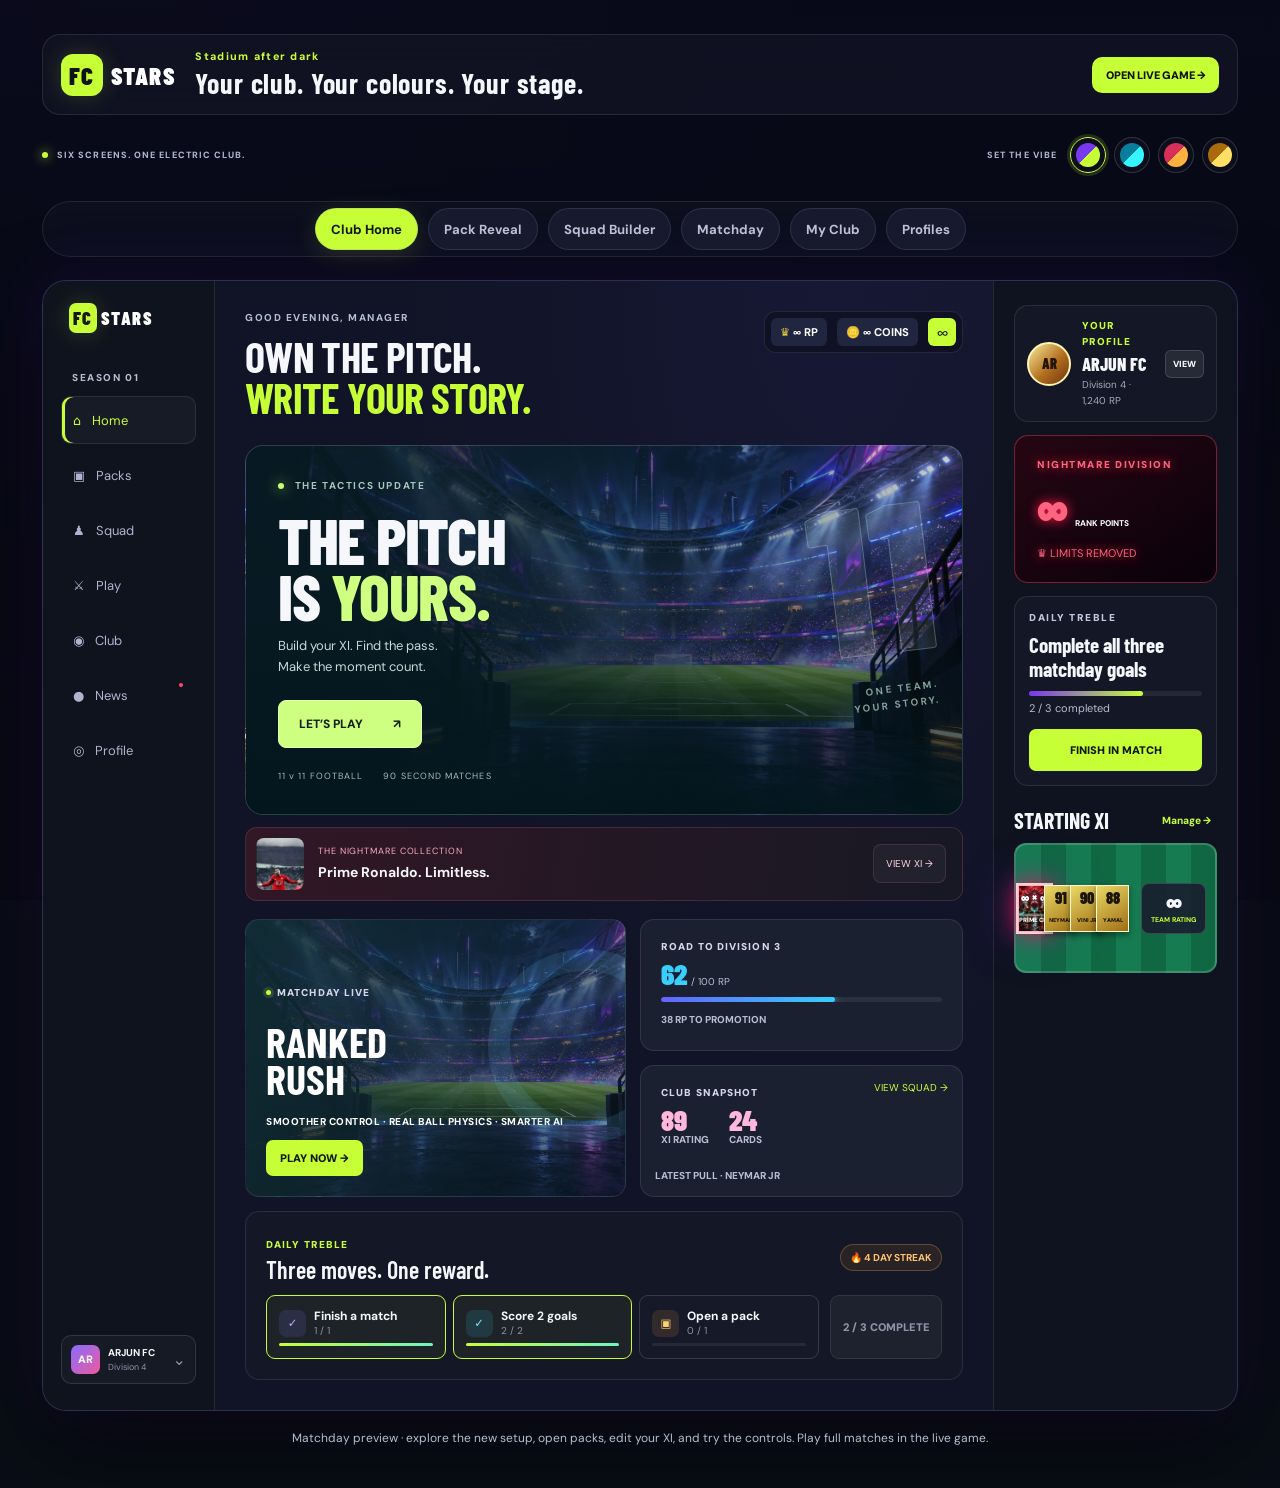
<file: prototypes.html>
<!doctype html>
<html lang="en">
  <head>
    <meta charset="UTF-8" />
    <meta name="viewport" content="width=device-width, initial-scale=1.0" />
    <title>FC Stars — Prototype Lab</title>
    <link rel="icon" type="image/svg+xml" href="assets/fc-stars-square-icon.svg" />
    <link rel="stylesheet" href="prototype.css?v=20261013-shrine1" />
    <link rel="stylesheet" href="stadium.css?v=20261026-tactics1" />
    <link rel="stylesheet" href="polish.css?v=20261018-polish1" />
    <meta name="theme-color" content="#101421" />
    <link rel="stylesheet" href="matchday.css?v=20261026-tactics1" />
  </head>
  <body class="prototype-lab">
    <main class="prototype-shell">
      <header class="lab-header">
        <a class="lab-brand" href="index.html"><span>FC</span> STARS</a>
        <div class="lab-title">
          <p>Stadium after dark</p>
          <h1>Your club. Your colours. Your stage.</h1>
        </div>
        <a class="lab-live-link" href="index.html">OPEN LIVE GAME →</a>
      </header>
      <div class="stadium-toolbar"><span><i></i> SIX SCREENS. ONE ELECTRIC CLUB.</span><div class="stadium-themes" role="group" aria-label="Stadium colour theme"><span>SET THE VIBE</span><button data-stadium-theme="violet" aria-label="Aurora theme" aria-pressed="true" title="Aurora"><i></i></button><button data-stadium-theme="cyan" aria-label="Ice theme" aria-pressed="false" title="Ice"><i></i></button><button data-stadium-theme="coral" aria-label="Sunset theme" aria-pressed="false" title="Sunset"><i></i></button><button data-stadium-theme="gold" aria-label="Gold theme" aria-pressed="false" title="Gold"><i></i></button></div></div>

      <nav class="prototype-tabs" aria-label="Prototype screens">
        <button class="tab is-active" data-screen="home">Club Home</button>
        <button class="tab" data-screen="packs">Pack Reveal</button>
        <button class="tab" data-screen="squad">Squad Builder</button>
        <button class="tab" data-screen="match">Matchday</button>
        <button class="tab" data-screen="club">My Club</button>
        <button class="tab" data-screen="profile">Profiles</button>
      </nav>

      <section class="phone" aria-label="FC Stars responsive laptop prototype">
        <div class="phone-status"><span>9:41</span><span>● ● ● ᴡɪꜰɪ ▰</span></div>

        <section class="screen is-active" data-screen-panel="home">
          <div class="screen-scroll">
            <div class="home-hero">
              <div class="hero-nav"><button id="labMenuButton" class="round-btn" aria-label="Open menu">☰</button><strong>FC STARS</strong><button id="labThemeButton" class="round-btn" aria-label="Change club glow">✦</button></div>
              <div class="hero-copy"><p>THE TACTICS UPDATE</p><h2>The pitch<br>is <em>yours.</em></h2><button class="md-primary" data-matchday-setup="Quick Match">SET UP A MATCH ↗</button></div>
              <div class="hero-orb orb-one"></div><div class="hero-orb orb-two"></div>
            </div>
            <div id="labMenu" class="lab-menu" hidden><button data-go="packs">Open a pack</button><button data-go="squad">Manage XI</button><button data-go="club">Club identity</button><button data-go="profile">Manager profiles</button></div>
            <div class="balance-row"><div><span>🪙</span><strong id="labCoins">2,450</strong></div><div><span>◆</span><strong id="labGems">118</strong></div><button id="labAddBalance">+</button></div>
            <section class="mission-card"><div><p>DAILY MISSION</p><h3>Win one Ranked match</h3><div class="progress"><i id="labMissionProgress"></i></div><small id="labMissionLabel">0 / 1 completed</small></div><button class="claim-btn" data-go="match">PLAY</button></section>
            <div class="section-heading"><h3>Quick play</h3><button data-go="match">See all</button></div>
            <div class="mode-grid">
              <button class="mode-card ranked" data-go="match" data-mode="Ranked Rush"><span>⚔</span><strong>Ranked<br>Rush</strong><small>+ XP & rewards</small></button>
              <button class="mode-card draft" data-go="match" data-mode="Draft Challenge"><span>✦</span><strong>Draft<br>Challenge</strong><small>Build & battle</small></button>
            </div>
            <div class="section-heading"><h3>Prime showcase</h3><button data-go="squad">View</button></div>
            <button class="news-card profile-home-card prime-home-card" data-go="squad"><div class="news-art prime-home-art"><img src="assets/players/prime-ronaldo.png" alt=""></div><div><p>ADMIN EXCLUSIVE · ST</p><h3>PRIME RONALDO · ∞ × ∞</h3><small>See the card in the squad prototype.</small></div><b>→</b></button>
          </div>
          <nav class="bottom-nav"><button data-go="home" class="selected">⌂<span>Home</span></button><button data-go="packs">▣<span>Packs</span></button><button data-go="squad">♟<span>Squad</span></button><button data-go="club">◉<span>Club</span></button><button data-go="profile">◎<span>Profile</span></button></nav>
        </section>

        <section class="screen" data-screen-panel="packs">
          <div class="screen-scroll pack-screen">
            <div class="top-line"><button class="round-btn" data-go="home">‹</button><div><p>AVAILABLE NOW</p><h2>Rising Icons</h2></div><button class="round-btn" data-lab-toast="Demo pack: Neymar, Vinícius, Bellingham or Yamal. Each has a 25% chance.">ⓘ</button></div>
            <div class="pack-stage"><div class="pack-glow"></div><div id="pack" class="pack"><img src="assets/generated/fc-stars-rising-icons-pack.png" alt="Rising Icons card pack"></div></div>
            <div id="revealCard" class="reveal-card" hidden><p>YOU PACKED</p><div id="labRevealRating" class="reveal-rating">91</div><h2 id="labRevealName">NEYMAR JR</h2><span id="labRevealMeta">LW · BRAZIL</span></div>
            <button id="openPack" class="open-pack">OPEN PACK <span>DEMO</span></button>
            <p id="packHint" class="pack-hint">Demo pack · four players, equal chances</p>
            <div class="odds"><div><span>88–89</span><b>50%</b></div><div><span>90</span><b>25%</b></div><div><span>91</span><b>25%</b></div></div>
          </div>
          <nav class="bottom-nav"><button data-go="home">⌂<span>Home</span></button><button data-go="packs" class="selected">▣<span>Packs</span></button><button data-go="squad">♟<span>Squad</span></button><button data-go="club">◉<span>Club</span></button><button data-go="profile">◎<span>Profile</span></button></nav>
        </section>

        <section class="screen" data-screen-panel="squad">
          <div class="screen-scroll squad-screen"><div class="top-line"><button class="round-btn" data-go="home">‹</button><div><p>MY CLUB</p><h2>Starting XI</h2></div><button class="round-btn" data-lab-toast="Auto-pick selected your strongest XI.">•••</button></div>
            <div class="chemistry"><div><span>TEAM RATING</span><strong id="labTeamRating">88</strong></div><div><span>CHEMISTRY</span><strong>31 <i>/ 33</i></strong></div><button id="labEditSquad">EDIT</button></div>
            <div class="pitch-prototype">
              <div class="pitch-lines"></div>
              <button class="player-card card-gk" data-player="Alisson"><b>89</b><span>GK</span><small>ALISSON</small></button>
              <button class="player-card card-cb left" data-player="Saliba"><b>87</b><span>CB</span><small>SALIBA</small></button><button class="player-card card-cb right" data-player="Van Dijk"><b>89</b><span>CB</span><small>VAN DIJK</small></button>
              <button class="player-card card-gold wide-left" data-player="Vinícius Jr"><b>90</b><span>LW</span><small>VINI JR</small></button><button class="player-card card-goat central" data-player="Neymar Jr"><b>91</b><span>CAM</span><small>NEYMAR</small></button><button class="player-card card-gold wide-right" data-player="Yamal"><b>88</b><span>RW</span><small>YAMAL</small></button>
              <button class="player-card card-nightmare striker" data-player="Prime Ronaldo"><b>∞ × ∞</b><span>ST · NIGHTMARE</span><small>PRIME RONALDO</small></button>
            </div>
            <div id="playerInspector" class="player-inspector"><span>Tap a player card to inspect</span><button id="labSwapPlayer">Swap player</button></div>
          </div>
          <nav class="bottom-nav"><button data-go="home">⌂<span>Home</span></button><button data-go="packs">▣<span>Packs</span></button><button data-go="squad" class="selected">♟<span>Squad</span></button><button data-go="club">◉<span>Club</span></button><button data-go="profile">◎<span>Profile</span></button></nav>
        </section>

        <section class="screen" data-screen-panel="match">
          <div class="match-header"><button class="round-btn" data-go="home">‹</button><div><small id="labMatchMode">DIVISION 4 · RANKED RUSH</small><h2><i>FC</i> FC Stars <span>vs</span> Rivals FC <i>RX</i></h2></div><b id="labMatchClock">00:00</b></div>
          <div class="match-pitch"><div class="match-crowd"><span></span><span></span><span></span></div><div class="stadium-lights"></div><div class="score-pill"><small>FC STARS</small><strong id="labHomeScore">0</strong><span>–</span><strong id="labAwayScore">0</strong><small>RIVALS</small></div><div class="match-status"><span>LIVE</span><b>54% POSSESSION</b></div><div class="pitch-lines-full"></div><div class="match-circle"></div><div class="goal-box top"><i></i></div><div class="goal-box bottom"><i></i></div><div class="field-player you">10<small>NEYMAR</small></div><div class="field-player mate">7<small>RONALDO</small></div><div class="field-player rival">9<small>RIVAL 9</small></div><div class="field-player rival rival-two">4<small>RIVAL 4</small></div><div class="ball"></div><div id="labMoment" class="moment"><i></i> DRAG THE STICK · PASS · SHOOT</div></div>
          <div class="match-bottom"><div class="match-control-copy"><span>YOU CONTROL</span><b>NEYMAR JR · 10</b><small>Use the stick to move into space</small></div><div id="labJoystick" class="joystick"><i></i><span></span></div><div class="match-actions"><button class="pass" data-match-action="pass"><i>↗</i>PASS</button><button class="sprint" data-match-action="sprint"><i>⚡</i>SPRINT</button><button class="shoot" data-match-action="shoot"><i>◎</i>SHOOT</button></div></div>
        </section>

        <section class="screen" data-screen-panel="club">
          <div class="screen-scroll club-mobile-screen">
            <div class="top-line"><button class="round-btn" data-go="home">‹</button><div><p>CLUB HQ</p><h2>Your identity</h2></div><button class="round-btn" data-lab-toast="Club details are stored in this prototype.">ⓘ</button></div>
            <section class="club-hero-mobile"><span>EST. 2026</span><b id="labClubHeroName">ARJUN FC</b><small>Build. Play. Become.</small></section>
            <label class="club-name-editor"><span>CLUB NAME</span><input id="labClubName" maxlength="18" value="ARJUN FC"><button id="labSaveClub">SAVE</button></label>
            <div class="club-colour-heading"><p class="club-label">CLUB COLOURS</p><button id="labSeeAllColours">SEE ALL +</button></div>
            <div class="club-colours"><button data-club-colour="violet" data-primary="#7838ef" data-accent="#c7ff37" class="selected" aria-label="Violet and lime"></button><button data-club-colour="cyan" data-primary="#087f9a" data-accent="#35f5ff" aria-label="Cyan and blue"></button><button data-club-colour="coral" data-primary="#d72f59" data-accent="#ffb23f" aria-label="Coral and orange"></button><button data-club-colour="gold" data-primary="#a96b0b" data-accent="#ffe066" aria-label="Gold and yellow"></button><button id="labCustomSwatch" data-club-colour="custom" data-primary="#7c3cff" data-accent="#ffffff" aria-label="Custom colour" hidden></button></div>
            <div id="labCustomColourPanel" class="custom-colour-panel" hidden><label for="labCustomColour">Choose any colour</label><input id="labCustomColour" type="color" value="#7c3cff"><output id="labCustomColourValue">#7C3CFF</output><button id="labApplyCustomColour">ADD COLOUR</button></div>
            <div class="club-stats"><span><b>88</b><small>XI RATING</small></span><span><b>31</b><small>CHEMISTRY</small></span><span><b>4</b><small>WIN STREAK</small></span></div>
            <article class="achievement-card"><i>🏆</i><div><p>NEW MILESTONE</p><h3>Four in a row</h3><small>Win one more match to unlock a neon badge.</small></div></article>
          </div>
          <nav class="bottom-nav"><button data-go="home">⌂<span>Home</span></button><button data-go="packs">▣<span>Packs</span></button><button data-go="squad">♟<span>Squad</span></button><button data-go="club" class="selected">◉<span>Club</span></button><button data-go="profile">◎<span>Profile</span></button></nav>
        </section>

        <section class="screen" data-screen-panel="profile">
          <div class="screen-scroll lab-profile-screen"><div class="top-line"><button class="round-btn" data-go="home">‹</button><div><p>MANAGER PROFILE</p><h2>Show your story</h2></div><span class="profile-level-chip">LEVEL 50</span></div><label class="lab-profile-search"><span>⌕</span><input id="labProfileSearch" type="search" placeholder="Search a username…"></label><section id="labProfileHero" class="lab-profile-hero background-stadium"><span class="profile-big-avatar">YOU</span><div><small>DIVISION 4 · 1,240 RP</small><h2 id="labProfileName">ARJUN FC</h2><p>Build. Play. Become.</p><b id="labProfileTitle">CLUB FOUNDER</b></div><div class="lab-showcase"><article><img src="assets/players/cristiano-ronaldo-v2.jpg" alt="Cristiano Ronaldo"><b>∞</b><span>RONALDO</span></article><article><img src="assets/players/lionel-messi-v2.jpg" alt="Lionel Messi"><b>∞</b><span>MESSI</span></article><article><img src="assets/neymar-jr.png" alt="Neymar"><b>∞</b><span>NEYMAR</span></article></div></section><div class="profile-section-heading"><div><p>BACKGROUNDS</p><h3>Choose your scene</h3></div><button id="labSeeAllBackgrounds" class="profile-see-all">SEE ALL +</button></div><div class="lab-profile-backgrounds"><button class="background-stadium selected" data-lab-profile-bg="stadium">STADIUM</button><button class="background-royal" data-lab-profile-bg="royal">ROYAL</button><button class="background-midnight" data-lab-profile-bg="midnight">MIDNIGHT</button><button class="background-crimson" data-lab-profile-bg="crimson">CRIMSON</button></div><section id="labBackgroundStudio" class="background-studio" hidden><div class="background-studio-options"><button class="selected" data-lab-bg-mode="library"><b>10</b><span>Choose backgrounds</span><small>Pick a ready-made scene</small></button><button data-lab-bg-mode="ai"><b>✦</b><span>Make with AI</span><small>Describe your dream scene</small></button><button data-lab-bg-mode="upload"><b>↑</b><span>Finder or Photos</span><small>Upload on laptop or phone</small></button></div><div class="background-studio-pane" data-lab-bg-pane="library"><div class="background-library">STADIUM ROYAL MIDNIGHT CRIMSON AURORA OCEAN SUNSET GALAXY TROPHY ELECTRIC</div></div><div class="background-studio-pane" data-lab-bg-pane="ai" hidden><label class="ai-background-maker"><span>Describe the vibe</span><input id="labAiBackgroundPrompt" maxlength="80" placeholder="e.g. neon Champions League night"><button id="labGenerateBackground">✦ GENERATE</button></label></div><div class="background-studio-pane" data-lab-bg-pane="upload" hidden><button id="labUploadBackgroundButton" class="upload-background-button"><b>↑</b><span>CHOOSE FROM FINDER OR PHOTOS</span><small>JPG, PNG or WebP · automatically fitted</small></button><input id="labUploadBackgroundInput" type="file" accept="image/png,image/jpeg,image/webp" hidden></div></section><div class="profile-section-heading"><div><p>TITLES</p><h3>Earned through tasks</h3></div></div><button class="lab-title-task" data-lab-title="Siuuu Streak"><span>◆</span><div><b>SIUUU STREAK</b><small>Win 10 matches in a row controlling Ronaldo</small><i><em style="width:70%"></em></i></div><u>7 / 10</u></button></div>
          <nav class="bottom-nav"><button data-go="home">⌂<span>Home</span></button><button data-go="packs">▣<span>Packs</span></button><button data-go="squad">♟<span>Squad</span></button><button data-go="club">◉<span>Club</span></button><button data-go="profile" class="selected">◎<span>Profile</span></button></nav>
        </section>
      </section>
      <section id="labDesktopPrototype" class="desktop-prototype lab-desktop-prototype" aria-label="FC Stars laptop prototype">
        <aside class="desktop-rail">
          <a class="desktop-logo" href="index.html"><span>FC</span>STARS</a><p>SEASON 01</p>
          <button class="rail-active" data-lab-desktop-view="home">⌂ <span>Home</span></button>
          <button data-lab-desktop-view="packs">▣ <span>Packs</span></button>
          <button data-lab-desktop-view="squad">♟ <span>Squad</span></button>
          <button data-lab-desktop-view="play">⚔ <span>Play</span></button>
          <button data-lab-desktop-view="club">◉ <span>Club</span></button>
          <button data-lab-desktop-view="news">● <span>News</span><i class="rail-live-dot"></i></button>
          <button data-lab-desktop-view="profile">◎ <span>Profile</span></button>
          <div class="rail-profile"><i>AR</i><span><b id="labDesktopClubName">ARJUN FC</b><small>Division 4</small></span><em>⌄</em></div>
        </aside>
        <main class="desktop-main">
          <div class="desktop-top"><div><p id="labDesktopKicker">GOOD EVENING, MANAGER</p><h2 id="labDesktopTitle">Own the pitch.<br><em>Write your story.</em></h2></div><div class="desktop-balance"><span>♛ <b id="labDesktopCoins">∞ RP</b></span><span>🪙 <b id="labDesktopGems">∞ COINS</b></span><button id="labDesktopAddBalance" aria-label="Unlimited test balance">∞</button></div></div>
          <div id="labDesktopWorkspace" aria-live="polite"></div>
        </main>
        <aside id="labDesktopSide" class="desktop-side">
          <section class="desktop-profile-card"><span class="desktop-profile-avatar">AR</span><div><p>YOUR PROFILE</p><h3>ARJUN FC</h3><small>Division 4 · 1,240 RP</small></div><button data-lab-desktop-view="profile">VIEW</button></section>
          <section class="desktop-rank nightmare-rank"><p>NIGHTMARE DIVISION</p><div><b>∞</b><span>RANK POINTS</span></div><i>♛ LIMITS REMOVED</i></section>
          <section class="desktop-mission"><p>DAILY TREBLE</p><h3>Complete all three matchday goals</h3><div><i style="width:66%"></i></div><small>2 / 3 completed</small><button data-lab-desktop-view="play">FINISH IN MATCH</button></section>
          <div class="side-heading"><h3>Starting XI</h3><button data-lab-desktop-view="squad">Manage →</button></div><section class="desktop-xi"><div class="nightmare-mini"><b>∞ × ∞</b><span>PRIME CR7</span></div><div><b>91</b><span>NEYMAR</span></div><div><b>90</b><span>VINI JR</span></div><div><b>88</b><span>YAMAL</span></div><strong>∞<small>TEAM RATING</small></strong></section>
        </aside>
      </section>
      <p class="lab-note">Matchday preview · explore the new setup, open packs, edit your XI, and try the controls. Play full matches in the live game.</p>
      <div id="labToast" class="prototype-toast" role="status" aria-live="polite"></div>
    </main>
    <script src="matchday-core.js?v=20261026-tactics1"></script>
    <script src="matchday.js?v=20261031-english1"></script>
    <script src="prototype.js?v=20261031-english1"></script>
    <script src="stadium.js?v=20261018-polish1"></script>
  </body>
</html>
</file>
<file: prototype.css>
@import url('https://fonts.googleapis.com/css2?family=Barlow+Condensed:wght@500;600;700;800;900&family=DM+Sans:wght@400;500;600;700&display=swap');

:root { --ink:#f7f7fb; --muted:#a3a6bc; --paper:#11121e; --card:#1b1d2e; --lime:#c7ff37; --purple:#7059ff; --pink:#ff4a92; --line:rgba(255,255,255,.11); }
* { box-sizing:border-box; }
body { min-height:100vh; margin:0; color:var(--ink); background:#0a0b13 radial-gradient(circle at 14% 5%,#36206d 0,transparent 24%),radial-gradient(circle at 93% 75%,#143c46 0,transparent 25%); font-family:"DM Sans",sans-serif; }
button { border:0; color:inherit; font:inherit; cursor:pointer; } .prototype-shell { width:min(1100px,100%); margin:auto; padding:34px 22px 42px; }
.lab-header { display:flex; align-items:center; gap:20px; margin-bottom:25px; }.lab-brand { align-items:center; color:#fff; display:flex; font-family:"Barlow Condensed"; font-size:1.55rem; font-weight:900; letter-spacing:.06em; text-decoration:none; }.lab-brand span { display:grid; place-items:center; width:42px; height:42px; margin-right:8px; border-radius:12px; color:#10120d; background:var(--lime); }.lab-header p { color:var(--lime); font-size:.67rem; font-weight:800; letter-spacing:.12em; margin:0 0 3px; }.lab-header h1 { font:700 clamp(1.25rem,2vw,1.7rem) "Barlow Condensed"; letter-spacing:.03em; margin:0; }
.prototype-tabs { display:flex; flex-wrap:wrap; gap:8px; justify-content:center; margin-bottom:23px; }.tab { background:transparent; border:1px solid var(--line); border-radius:999px; color:var(--muted); font-size:.82rem; font-weight:700; padding:9px 15px; }.tab.is-active { background:var(--lime); border-color:var(--lime); color:#151707; }
.phone { background:#11121d; border:9px solid #2c2e40; border-radius:38px; box-shadow:0 30px 80px #0008,0 0 0 1px #ffffff18; height:760px; margin:auto; overflow:hidden; position:relative; width:min(100%,390px); }.phone-status { align-items:center; background:#12131e; display:flex; font-size:.67rem; font-weight:700; height:29px; justify-content:space-between; letter-spacing:.04em; padding:0 20px; position:relative; z-index:5; }.screen { display:none; height:calc(100% - 29px); position:relative; }.screen.is-active { display:block; }.screen-scroll { height:100%; overflow-y:auto; padding-bottom:78px; scrollbar-width:none; }.screen-scroll::-webkit-scrollbar { display:none; }
.home-hero { background:linear-gradient(135deg,#4130cb,#8427c6 60%,#e23c80); height:235px; overflow:hidden; padding:12px 17px; position:relative; }.hero-nav,.top-line { align-items:center; display:flex; justify-content:space-between; position:relative; z-index:2; }.hero-nav strong { font:900 1rem "Barlow Condensed"; letter-spacing:.1em; }.round-btn { align-items:center; background:#ffffff22; border:1px solid #ffffff2e; border-radius:50%; display:inline-flex; font-size:1.18rem; height:35px; justify-content:center; padding:0; width:35px; }.hero-copy { position:relative; z-index:2; margin-top:34px; }.hero-copy p,.top-line p,.mission-card p,.news-card p,.reveal-card p { color:var(--lime); font-size:.64rem; font-weight:900; letter-spacing:.11em; margin:0 0 5px; }.hero-copy h2 { font:900 2.55rem/.83 "Barlow Condensed"; letter-spacing:.01em; margin:0; text-transform:uppercase; }.hero-copy em { color:var(--lime); font-style:normal; }.streak { background:#0d0e1c99; border:1px solid #ffffff25; border-radius:20px; display:inline-block; font-size:.69rem; font-weight:700; margin-top:16px; padding:7px 9px; }.hero-orb { border:18px solid #ffffff20; border-radius:50%; position:absolute; }.orb-one { height:230px; right:-70px; top:27px; width:230px; }.orb-two { background:#c7ff3733; height:86px; right:65px; top:100px; width:86px; }
.balance-row { align-items:center; background:#171826; display:flex; gap:12px; justify-content:center; padding:12px; }.balance-row div { background:#282a3e; border-radius:9px; display:flex; font-size:.78rem; gap:7px; padding:8px 12px; }.balance-row div span { color:var(--lime); }.balance-row button { background:var(--lime); border-radius:8px; color:#171806; font-size:1.25rem; font-weight:900; height:32px; padding:0; width:32px; }
.mission-card { align-items:center; background:linear-gradient(115deg,#242741,#1a1c2d); border:1px solid var(--line); border-radius:15px; display:flex; gap:14px; justify-content:space-between; margin:18px 16px; padding:15px; }.mission-card h3 { font:700 .98rem "Barlow Condensed"; letter-spacing:.03em; margin:0 0 9px; }.mission-card small { color:var(--muted); font-size:.62rem; }.progress { background:#ffffff18; border-radius:10px; height:5px; margin-bottom:5px; width:185px; }.progress i { background:var(--lime); border-radius:inherit; display:block; height:100%; width:28%; }.claim-btn { background:var(--lime); border-radius:9px; color:#171806; font-size:.66rem; font-weight:900; padding:10px; }.section-heading { align-items:center; display:flex; justify-content:space-between; margin:20px 17px 11px; }.section-heading h3 { font:800 1.25rem "Barlow Condensed"; letter-spacing:.03em; margin:0; }.section-heading button { background:transparent; color:var(--lime); font-size:.7rem; font-weight:800; }.mode-grid { display:grid; gap:10px; grid-template-columns:1fr 1fr; padding:0 16px; }.mode-card { border-radius:14px; min-height:125px; overflow:hidden; padding:15px; position:relative; text-align:left; }.mode-card span { font-size:2rem; position:absolute; right:12px; top:10px; }.mode-card strong { display:block; font:800 1.45rem/.86 "Barlow Condensed"; position:relative; }.mode-card small { bottom:13px; font-size:.6rem; font-weight:700; left:15px; position:absolute; }.ranked { background:linear-gradient(135deg,#ff5158,#b91d56); }.draft { background:linear-gradient(135deg,#3659e8,#4e1a9e); }.news-card { align-items:center; background:#1b1d2d; border:1px solid var(--line); border-radius:13px; display:flex; gap:12px; margin:0 16px; padding:10px; }.news-art { align-items:center; background:linear-gradient(145deg,#dec53c,#8d421e); border-radius:10px; display:flex; font:900 2rem "Barlow Condensed"; height:57px; justify-content:center; width:57px; }.news-card h3 { font:700 1.02rem "Barlow Condensed"; margin:0 0 2px; }.news-card small { color:var(--muted); font-size:.62rem; }.news-card>b { color:var(--lime); font-size:1.2rem; margin-left:auto; }
.bottom-nav { align-items:center; background:#171826; border-top:1px solid var(--line); bottom:0; display:flex; height:68px; justify-content:space-around; left:0; position:absolute; right:0; z-index:5; }.bottom-nav button { background:transparent; color:#85899e; display:grid; font-size:1.15rem; gap:3px; place-items:center; }.bottom-nav span { font-size:.57rem; font-weight:700; }.bottom-nav button.selected { color:var(--lime); }
.pack-screen { background:radial-gradient(circle at 50% 32%,#5546be55,transparent 30%),#11121e; padding:14px 17px; text-align:center; }.top-line { text-align:left; }.top-line h2 { font:800 1.55rem/.9 "Barlow Condensed"; margin:0; }.pack-stage { align-items:center; display:flex; height:335px; justify-content:center; position:relative; }.pack-glow { background:#c7ff37; border-radius:50%; filter:blur(45px); height:150px; opacity:.25; position:absolute; width:150px; }.pack { align-items:center; background:linear-gradient(135deg,#eceaab,#ad8526 47%,#54320d); box-shadow:0 24px 28px #0008, inset 0 0 0 4px #fff8; display:flex; flex-direction:column; height:245px; justify-content:center; position:relative; transform:rotate(-6deg); transition:.6s cubic-bezier(.2,.8,.2,1); width:166px; z-index:1; }.pack:before,.pack:after { border:1px solid #ffffff99; content:""; inset:13px; position:absolute; }.pack:after { inset:23px; }.pack span { background:#15150d; color:var(--lime); font:900 1.4rem "Barlow Condensed"; padding:3px 8px; z-index:1; }.pack strong { color:#181508; font:900 1.75rem/.83 "Barlow Condensed"; margin-top:20px; z-index:1; }.pack i { bottom:23px; color:#fff6b3; font-size:2.1rem; font-style:normal; position:absolute; }.pack.is-opening { filter:brightness(1.7); transform:rotate(0) scale(1.1); }.open-pack { background:var(--lime); border-radius:11px; color:#141708; font-size:.78rem; font-weight:900; padding:15px; width:100%; }.open-pack span { background:#141708; border-radius:6px; color:#fff; margin-left:10px; padding:5px 7px; }.pack-hint { color:var(--muted); font-size:.67rem; }.odds { display:flex; gap:7px; justify-content:center; margin-top:23px; }.odds div { background:#ffffff0d; border-radius:9px; font-size:.61rem; padding:8px 12px; }.odds span { color:var(--muted); display:block; }.odds b { color:var(--lime); }.reveal-card { animation:cardDrop .45s ease-out; background:linear-gradient(145deg,#faf1b5,#cb9b36 55%,#744017); border-radius:14px; color:#1b1409; left:42px; padding:13px; position:absolute; right:42px; top:132px; z-index:3; }.reveal-card p { color:#5f3d09; }.reveal-rating { font:900 4rem/.85 "Barlow Condensed"; }.reveal-card h2 { font:900 1.75rem "Barlow Condensed"; margin:5px 0; }.reveal-card span { font-size:.7rem; font-weight:800; }.is-revealed { animation:cardDrop .45s ease-out; }@keyframes cardDrop { from { opacity:0; transform:translateY(-35px) scale(.7); } to { opacity:1; transform:none; } }
.squad-screen { padding:14px 17px; background:#11121d; }.chemistry { align-items:center; background:#202238; border:1px solid var(--line); border-radius:12px; display:flex; gap:18px; margin:16px 0; padding:12px; }.chemistry span { color:var(--muted); display:block; font-size:.55rem; font-weight:700; }.chemistry strong { font:800 1.28rem "Barlow Condensed"; }.chemistry i { color:var(--lime); font-style:normal; }.chemistry button { background:var(--lime); border-radius:7px; color:#151708; font-size:.64rem; font-weight:900; margin-left:auto; padding:8px; }.pitch-prototype { background:repeating-linear-gradient(90deg,#16754d,#16754d 35px,#106341 35px,#106341 70px); border:3px solid #ffffff34; border-radius:15px; height:490px; overflow:hidden; position:relative; }.pitch-lines { border:2px solid #fff8; border-radius:50%; height:92px; left:50%; position:absolute; top:50%; transform:translate(-50%,-50%); width:92px; }.pitch-lines:before { background:#fff8; content:""; height:2px; left:-120px; position:absolute; top:44px; width:330px; }.player-card { align-items:center; background:linear-gradient(145deg,#e6d45b,#956614); border:2px solid #fff9bb; box-shadow:0 7px 10px #0006; color:#1e1a08; display:flex; flex-direction:column; height:67px; justify-content:center; padding:0; position:absolute; transform:translateX(-50%); transition:.2s; width:49px; }.player-card b { font:900 1.28rem/.7 "Barlow Condensed"; }.player-card span { font-size:.5rem; font-weight:900; }.player-card small { font-size:.4rem; font-weight:900; max-width:46px; overflow:hidden; text-overflow:ellipsis; white-space:nowrap; }.card-gk { bottom:16px; left:50%; }.card-cb { bottom:112px; }.card-cb.left { left:28%; }.card-cb.right { left:72%; }.wide-left { left:17%; top:201px; }.central { left:50%; top:180px; }.wide-right { left:83%; top:201px; }.striker { left:50%; top:70px; }.card-goat { background:linear-gradient(145deg,#a7f1ff,#a24bff 55%,#1a1551); border-color:#ffd4ff; color:#fff; }.card-icon { background:linear-gradient(145deg,#fff5ae,#d59e37 55%,#7e4912); }.player-card.is-selected { outline:3px solid var(--lime); transform:translateX(-50%) scale(1.12); z-index:2; }.player-inspector { align-items:center; background:#24263a; border-radius:11px; display:flex; font-size:.68rem; gap:10px; justify-content:space-between; margin-top:13px; padding:11px; }.player-inspector span { color:var(--muted); }.player-inspector button { background:var(--lime); border-radius:7px; color:#161706; font-size:.62rem; font-weight:900; padding:8px; }
.match-header { align-items:center; background:#171829; display:flex; justify-content:space-between; padding:17px; }.match-header small { color:var(--lime); font-size:.58rem; font-weight:900; letter-spacing:.08em; }.match-header h2 { font:800 1.3rem "Barlow Condensed"; margin:4px 0 0; }.match-header h2 span { color:#85899c; font-size:.7em; }.match-header>b { background:#ffffff12; border-radius:7px; color:var(--lime); font:.9rem "Barlow Condensed"; padding:8px; }.match-pitch { background:repeating-linear-gradient(90deg,#168050,#168050 47px,#0e6b42 47px,#0e6b42 94px); height:440px; overflow:hidden; position:relative; }.match-circle { border:2px solid #fff8; border-radius:50%; height:105px; left:50%; position:absolute; top:50%; transform:translate(-50%,-50%); width:105px; }.match-circle:after { background:#fff; border-radius:50%; content:""; height:6px; left:48px; position:absolute; top:48px; width:6px; }.goal-box { border:2px solid #fff8; height:68px; left:50%; position:absolute; transform:translateX(-50%); width:145px; }.goal-box.top { border-top:0; top:0; }.goal-box.bottom { border-bottom:0; bottom:0; }.score-pill { background:#141522dd; border:1px solid #ffffff22; border-radius:999px; display:flex; font:900 1.35rem "Barlow Condensed"; gap:12px; left:50%; padding:7px 20px; position:absolute; top:15px; transform:translateX(-50%); z-index:2; }.score-pill strong:first-child { color:var(--lime); }.field-player { align-items:center; border:3px solid #fff; border-radius:50%; display:flex; font:800 1rem "Barlow Condensed"; height:39px; justify-content:center; position:absolute; width:39px; z-index:2; }.you { background:#5e47f2; bottom:110px; left:43%; }.mate { background:#7f7dff; left:68%; top:210px; }.rival { background:#ec4d65; right:18%; top:120px; }.ball { background:#fff; border:2px solid #20222f; border-radius:50%; bottom:151px; height:13px; left:52%; position:absolute; width:13px; }.moment { background:#11121fd9; bottom:15px; color:#fff; font:800 .76rem "Barlow Condensed"; left:50%; letter-spacing:.06em; padding:8px 14px; position:absolute; transform:translateX(-50%); white-space:nowrap; }.match-bottom { align-items:center; background:#171829; display:flex; height:260px; justify-content:space-between; padding:20px; }.joystick { border:4px solid #ffffff36; border-radius:50%; height:113px; position:relative; width:113px; }.joystick i { background:#ffffff79; border-radius:50%; height:47px; left:25px; position:absolute; top:16px; width:47px; }.match-actions { display:grid; gap:10px; grid-template-columns:1fr 1fr; width:175px; }.match-actions button { border:2px solid #fff6; border-radius:50%; font:800 .67rem "Barlow Condensed"; height:70px; }.pass { background:#4c90e8; }.sprint { background:#ff9e39; }.shoot { background:#e24b6d; grid-column:1/3; justify-self:center; width:70px; }.lab-note { color:#9094aa; font-size:.75rem; margin:19px auto 0; max-width:390px; text-align:center; }
.desktop-prototype { display:none; }
@media (min-width: 800px) { .phone { display:none; }.desktop-prototype { background:#151725; border:1px solid #ffffff12; border-radius:22px; box-shadow:0 34px 90px #0008; display:grid; grid-template-columns:180px minmax(470px,1fr) 260px; min-height:650px; overflow:hidden; }.desktop-rail { background:#12131e; border-right:1px solid #ffffff0d; display:flex; flex-direction:column; gap:7px; padding:25px 14px; }.desktop-logo { color:#fff; font:900 1.15rem "Barlow Condensed"; letter-spacing:.08em; margin:0 8px 35px; text-decoration:none; }.desktop-logo span { background:var(--lime); border-radius:7px; color:#171806; margin-right:4px; padding:4px; }.desktop-rail>p { color:#74778c; font-size:.6rem; font-weight:800; letter-spacing:.14em; margin:0 11px 5px; }.desktop-rail>button { align-items:center; background:transparent; border-radius:8px; color:#9296aa; display:flex; font-size:.8rem; gap:11px; padding:11px; text-align:left; }.desktop-rail>.rail-active { background:#c7ff3715; color:var(--lime); }.rail-profile { align-items:center; background:#ffffff0a; border:1px solid #ffffff12; border-radius:10px; display:flex; gap:8px; margin-top:auto; padding:9px; }.rail-profile i { align-items:center; background:linear-gradient(135deg,#876bff,#ee5a9d); border-radius:7px; display:flex; font-size:.67rem; font-style:normal; font-weight:900; height:29px; justify-content:center; width:29px; }.rail-profile span { display:grid; gap:2px; }.rail-profile b { font-size:.62rem; }.rail-profile small { color:#8e92a7; font-size:.55rem; }.rail-profile em { color:#8e92a7; font-style:normal; margin-left:auto; }.desktop-main { min-width:0; padding:27px; }.desktop-top { align-items:flex-start; display:flex; justify-content:space-between; }.desktop-top p { color:#a3a7bb; font-size:.62rem; font-weight:800; letter-spacing:.13em; margin:0 0 8px; }.desktop-top h2 { font:900 2.35rem/.85 "Barlow Condensed"; letter-spacing:.02em; margin:0; text-transform:uppercase; }.desktop-top em { color:var(--lime); font-style:normal; }.desktop-balance { align-items:center; background:#202238; border:1px solid #ffffff0e; border-radius:9px; display:flex; gap:10px; padding:7px; }.desktop-balance span { background:#2b2e47; border-radius:6px; font-size:.7rem; padding:7px 9px; }.desktop-balance span:first-child { color:#f0d447; }.desktop-balance span:nth-child(2) { color:#c7ff37; }.desktop-balance b { color:#fff; }.desktop-balance button { background:var(--lime); border-radius:6px; color:#101307; font-size:1rem; height:28px; width:28px; }.desktop-hero { background:radial-gradient(circle at 83% 35%,#c7ff3748,transparent 24%),linear-gradient(120deg,#4e35c9,#9134ba 57%,#dc397a); border-radius:16px; display:flex; height:220px; justify-content:space-between; margin-top:25px; overflow:hidden; padding:25px; position:relative; }.desktop-hero:after { border:27px solid #ffffff18; border-radius:50%; content:""; height:240px; position:absolute; right:-72px; top:-55px; width:240px; }.desktop-hero p { color:var(--lime); font-size:.61rem; font-weight:900; letter-spacing:.13em; margin:0 0 10px; }.desktop-hero h3 { font:900 2.25rem/.82 "Barlow Condensed"; margin:0 0 22px; text-transform:uppercase; }.desktop-hero button { background:var(--lime); border-radius:8px; color:#151706; font-size:.68rem; font-weight:900; padding:11px; }.desktop-hero button span { background:#141607; border-radius:4px; color:#fff; margin-left:6px; padding:4px; }.desktop-hero>strong { align-self:center; background:linear-gradient(145deg,#fff5ad,#b78424 58%,#6e3e0c); border:3px solid #fff7cf; box-shadow:0 15px 26px #0005; color:#1c1505; display:grid; font:900 5.2rem/.75 "Barlow Condensed"; height:175px; padding-top:30px; place-items:center; transform:rotate(8deg); width:120px; z-index:1; }.desktop-hero strong small { font:900 .6rem "DM Sans"; }.desktop-section-title,.side-heading { align-items:center; display:flex; justify-content:space-between; margin:24px 0 12px; }.desktop-section-title h3,.side-heading h3 { font:800 1.2rem "Barlow Condensed"; margin:0; }.desktop-section-title button,.side-heading button { background:transparent; color:var(--lime); font-size:.64rem; font-weight:800; }.desktop-modes { display:grid; gap:11px; grid-template-columns:repeat(3,1fr); }.desktop-mode { border-radius:12px; min-height:132px; padding:16px; text-align:left; }.desktop-mode span { display:block; font-size:.54rem; font-weight:900; letter-spacing:.09em; opacity:.77; }.desktop-mode b { display:block; font:800 1.35rem/.84 "Barlow Condensed"; margin-top:12px; }.desktop-mode small { display:block; font-size:.52rem; font-weight:800; margin-top:17px; }.desktop-mode.ranked { background:linear-gradient(135deg,#df4568,#97255b); }.desktop-mode.draft { background:linear-gradient(135deg,#5268e7,#5121a5); }.desktop-mode.friendly { background:linear-gradient(135deg,#168a70,#16554e); }.desktop-side { background:#191b2a; border-left:1px solid #ffffff0d; padding:23px 17px; }.desktop-side .side-heading { margin-top:0; }.desktop-rank { background:linear-gradient(145deg,#2d2a52,#222541); border:1px solid #8b7bff55; border-radius:13px; padding:15px; }.desktop-rank p,.desktop-mission p { color:#aaa8c3; font-size:.56rem; font-weight:900; letter-spacing:.1em; margin:0 0 9px; }.desktop-rank>div { align-items:baseline; display:flex; gap:7px; }.desktop-rank b { color:var(--lime); font:900 2rem "Barlow Condensed"; }.desktop-rank span { color:#fff; font-size:.52rem; font-weight:800; }.desktop-rank i { color:#a1ff91; display:block; font-size:.58rem; font-style:normal; margin-top:11px; }.desktop-mission { background:#23263a; border:1px solid #ffffff12; border-radius:12px; margin:13px 0 23px; padding:14px; }.desktop-mission h3 { font:700 .98rem "Barlow Condensed"; margin:0 0 10px; }.desktop-mission div { background:#ffffff12; border-radius:9px; height:5px; }.desktop-mission div i { background:var(--lime); border-radius:inherit; display:block; height:100%; width:20%; }.desktop-mission small { color:#8e92a8; font-size:.57rem; }.desktop-mission button { background:var(--lime); border-radius:7px; color:#151706; display:block; font-size:.58rem; font-weight:900; margin-top:12px; padding:9px; width:100%; }.desktop-xi { align-items:center; background:repeating-linear-gradient(90deg,#167b50,#167b50 25px,#106842 25px,#106842 50px); border:2px solid #ffffff2e; border-radius:12px; display:flex; height:130px; justify-content:center; padding:12px 8px; position:relative; }.desktop-xi>div { background:linear-gradient(145deg,#e9d966,#9f6d13); border:1px solid #ffface; box-shadow:0 3px 6px #0006; color:#1c1608; display:grid; height:47px; margin-left:-7px; place-items:center; width:33px; z-index:1; }.desktop-xi b { font:900 1rem/.7 "Barlow Condensed"; }.desktop-xi span { font-size:.35rem; font-weight:900; }.desktop-xi>strong { background:#191b2ddd; border:1px solid #ffffff29; border-radius:8px; display:grid; font:900 1.5rem/.75 "Barlow Condensed"; margin-left:12px; padding:9px; place-items:center; }.desktop-xi strong small { color:var(--lime); font:800 .43rem "DM Sans"; margin-top:4px; }.lab-note { max-width:850px; } }
@media (max-width:560px) { .prototype-shell { padding:22px 12px 28px; }.lab-header { gap:12px; }.lab-header h1 { font-size:1.25rem; }.phone { border-radius:29px; border-width:6px; height:730px; } }

/* The same desktop concept is also mounted directly on the real FC Stars URL. */
body.fc-stars-prototype-mode .desktop-prototype { display:grid; grid-template-columns:180px minmax(470px,1fr) 260px; max-width:1100px; margin:0 auto; }
@media (max-width:799px) {
  body.fc-stars-prototype-mode { padding-bottom:72px; }
  body.fc-stars-prototype-mode .desktop-prototype { background:#151725; border:1px solid #ffffff12; border-radius:16px; display:grid; grid-template-columns:1fr; margin:0 10px; min-height:calc(100dvh - 126px); overflow:hidden; }
  body.fc-stars-prototype-mode .desktop-rail { align-items:center; background:#11131ef2; border-top:1px solid #ffffff18; bottom:0; display:grid; grid-template-columns:repeat(5,1fr); height:68px; left:0; padding:7px 5px; position:fixed; right:0; z-index:60; }
  body.fc-stars-prototype-mode .desktop-logo,
  body.fc-stars-prototype-mode .desktop-rail>p,
  body.fc-stars-prototype-mode .rail-profile { display:none; }
  body.fc-stars-prototype-mode .desktop-rail>button { align-items:center; background:transparent; border-radius:8px; color:#8f94a8; display:grid; font-size:.92rem; gap:2px; justify-items:center; min-height:52px; padding:4px; }
  body.fc-stars-prototype-mode .desktop-rail>button span { font-size:.56rem; font-weight:700; }
  body.fc-stars-prototype-mode .desktop-rail>.rail-active { background:#c7ff3715; color:var(--lime); }
  body.fc-stars-prototype-mode .desktop-main { min-width:0; padding:18px; }
  body.fc-stars-prototype-mode .desktop-top { align-items:flex-start; display:flex; gap:14px; justify-content:space-between; }
  body.fc-stars-prototype-mode .desktop-top p { color:#a3a7bb; font-size:.55rem; font-weight:800; letter-spacing:.09em; margin:0 0 6px; }
  body.fc-stars-prototype-mode .desktop-top h2 { font:900 1.58rem/.9 "Barlow Condensed"; margin:0; text-transform:uppercase; }
  body.fc-stars-prototype-mode .desktop-top em { color:var(--lime); font-style:normal; }
  body.fc-stars-prototype-mode .desktop-top-controls { flex:0 0 auto; }
  body.fc-stars-prototype-mode .desktop-balance { background:#202238; border:1px solid #ffffff0e; border-radius:8px; display:flex; gap:5px; padding:5px; }
  body.fc-stars-prototype-mode .desktop-balance .balance-score { font-size:.62rem; padding:5px 6px; }
  body.fc-stars-prototype-mode .dashboard-actions button { padding:7px 8px; }
  body.fc-stars-prototype-mode .desktop-hero { background:radial-gradient(circle at 83% 35%,#c7ff3748,transparent 24%),linear-gradient(120deg,#4e35c9,#9134ba 57%,#dc397a); border-radius:14px; display:flex; height:190px; justify-content:space-between; margin-top:18px; overflow:hidden; padding:19px; position:relative; }
  body.fc-stars-prototype-mode .desktop-hero:after { border:21px solid #ffffff18; border-radius:50%; content:""; height:190px; position:absolute; right:-65px; top:-45px; width:190px; }
  body.fc-stars-prototype-mode .desktop-hero p { color:var(--lime); font-size:.53rem; font-weight:900; letter-spacing:.1em; margin:0 0 8px; }
  body.fc-stars-prototype-mode .desktop-hero h3 { font:900 1.75rem/.84 "Barlow Condensed"; margin:0 0 18px; text-transform:uppercase; }
  body.fc-stars-prototype-mode .desktop-hero button { background:var(--lime); border-radius:7px; color:#151706; font-size:.58rem; font-weight:900; padding:9px; }
  body.fc-stars-prototype-mode .desktop-hero button span { background:#141607; border-radius:4px; color:#fff; margin-left:4px; padding:3px; }
  body.fc-stars-prototype-mode .desktop-hero>strong { align-self:center; background:linear-gradient(145deg,#fff5ad,#b78424 58%,#6e3e0c); border:2px solid #fff7cf; color:#1c1505; display:grid; font:900 3.9rem/.75 "Barlow Condensed"; height:140px; padding-top:24px; place-items:center; transform:rotate(7deg); width:96px; z-index:1; }
  body.fc-stars-prototype-mode .desktop-hero strong small { font:900 .5rem "DM Sans"; }
  body.fc-stars-prototype-mode .desktop-side { background:#191b2a; border-top:1px solid #ffffff0d; display:grid; gap:10px; grid-template-columns:1fr 1fr; padding:16px; }
  body.fc-stars-prototype-mode .desktop-profile-card { grid-column:1 / -1; margin:0; }
  body.fc-stars-prototype-mode .desktop-rank,
  body.fc-stars-prototype-mode .desktop-mission { margin:0; }
  body.fc-stars-prototype-mode .desktop-rank { background:#272946; border:1px solid #8b7bff55; border-radius:11px; padding:13px; }
  body.fc-stars-prototype-mode .desktop-rank p,
  body.fc-stars-prototype-mode .desktop-mission p { color:#aaa8c3; font-size:.52rem; font-weight:900; letter-spacing:.09em; margin:0 0 8px; }
  body.fc-stars-prototype-mode .desktop-rank>div { align-items:baseline; display:flex; gap:6px; }
  body.fc-stars-prototype-mode .desktop-rank b { color:var(--lime); font:900 1.8rem "Barlow Condensed"; }
  body.fc-stars-prototype-mode .desktop-rank span { font-size:.48rem; font-weight:800; }
  body.fc-stars-prototype-mode .desktop-rank i { color:#a1ff91; display:block; font-size:.55rem; font-style:normal; margin-top:8px; }
  body.fc-stars-prototype-mode .desktop-mission { background:#23263a; border:1px solid #ffffff12; border-radius:11px; padding:13px; }
  body.fc-stars-prototype-mode .desktop-mission h3 { font:700 .92rem "Barlow Condensed"; margin:0 0 9px; }
  body.fc-stars-prototype-mode .desktop-mission>div { background:#ffffff12; border-radius:9px; height:5px; }
  body.fc-stars-prototype-mode .desktop-mission>div i { background:var(--lime); border-radius:inherit; display:block; height:100%; width:0; }
  body.fc-stars-prototype-mode .desktop-mission small { color:#a4a8ba; font-size:.54rem; }
  body.fc-stars-prototype-mode .desktop-mission button { background:var(--lime); border-radius:7px; color:#151706; display:block; font-size:.55rem; font-weight:900; margin-top:10px; padding:8px; width:100%; }
  body.fc-stars-prototype-mode .desktop-modes { display:grid; gap:9px; grid-template-columns:1fr; margin-top:18px; }
  body.fc-stars-prototype-mode .desktop-mode { border-radius:10px; min-height:104px; padding:14px; }
  body.fc-stars-prototype-mode .desktop-mode span { display:block; font-size:.52rem; font-weight:900; }
  body.fc-stars-prototype-mode .desktop-mode b { display:block; font:800 1.25rem/.86 "Barlow Condensed"; margin-top:9px; }
  body.fc-stars-prototype-mode .desktop-mode small { display:block; font-size:.5rem; font-weight:800; margin-top:12px; }
  body.fc-stars-prototype-mode .desktop-xi { align-items:center; background:repeating-linear-gradient(90deg,#167b50,#167b50 25px,#106842 25px,#106842 50px); border:2px solid #ffffff2e; border-radius:12px; display:flex; height:130px; justify-content:center; margin-top:20px; padding:12px 8px; }
  body.fc-stars-prototype-mode .desktop-xi>div { background:linear-gradient(145deg,#e9d966,#9f6d13); border:1px solid #ffface; color:#1c1608; display:grid; height:48px; margin-left:-5px; place-items:center; width:35px; }
  body.fc-stars-prototype-mode .desktop-xi>div b { font:900 1rem/.7 "Barlow Condensed"; }
  body.fc-stars-prototype-mode .desktop-xi>div span { font-size:.34rem; font-weight:900; }
  body.fc-stars-prototype-mode .desktop-xi>strong { background:#191b2ddd; border-radius:8px; display:grid; margin-left:10px; padding:8px; place-items:center; }
  body.fc-stars-prototype-mode .desktop-xi>strong small { color:var(--lime); display:block; font-size:.4rem; }
  body.fc-stars-prototype-mode .workspace-card { margin-top:18px; min-height:260px; padding:20px; }
}

/* Manager profiles */
.profile-workspace { background:#171928; display:grid; gap:16px; grid-template-columns:230px 1fr; min-height:520px; padding:18px; }
.profile-search-panel { background:#10121e; border:1px solid #ffffff14; border-radius:13px; padding:15px; }
.profile-search-panel p,.profile-section-heading p { color:var(--lime); font-size:.48rem; font-weight:900; letter-spacing:.12em; margin:0 0 4px; }.profile-search-panel h3,.profile-section-heading h3 { font:800 1.25rem "Barlow Condensed"; margin:0; }.profile-search-panel label,.lab-profile-search { align-items:center; background:#090b14; border:1px solid #ffffff1c; border-radius:8px; display:flex; gap:7px; margin-top:13px; padding:9px; }.profile-search-panel input,.lab-profile-search input { background:transparent; border:0; color:#fff; min-width:0; outline:0; width:100%; }.profile-search-results { display:grid; gap:6px; margin-top:10px; }.profile-search-results>p { color:#777d91; font-size:.55rem; letter-spacing:0; line-height:1.4; }.profile-search-results button { align-items:center; background:#ffffff08; border-radius:8px; display:flex; gap:7px; padding:8px; text-align:left; }.profile-search-results i { background:var(--lime); border-radius:6px; color:#101307; display:grid; font-size:.52rem; font-style:normal; font-weight:900; height:28px; place-items:center; width:28px; }.profile-search-results span { display:grid; min-width:0; }.profile-search-results b { font-size:.6rem; }.profile-search-results small { color:#858a9d; font-size:.42rem; }.profile-search-results em { color:var(--lime); font-size:.42rem; font-style:normal; margin-left:auto; }
.profile-showcase-card,.lab-profile-hero { border:1px solid #ffffff28; border-radius:16px; min-height:260px; overflow:hidden; padding:20px; position:relative; }.background-stadium { background:linear-gradient(90deg,#25166ddc,#a3267f88),url("assets/generated/fc-stars-stadium-v2.png") center/cover; }.background-royal { background:radial-gradient(circle at 80% 25%,#ffc45b55,transparent 24%),linear-gradient(135deg,#331c78,#7d24c2); }.background-midnight { background:radial-gradient(circle at 70% 20%,#36dfff33,transparent 25%),linear-gradient(145deg,#071522,#12152f); }.background-crimson { background:radial-gradient(circle at 80% 20%,#ffbf5b45,transparent 25%),linear-gradient(145deg,#5a0c20,#d12d48); }.profile-showcase-shade { background:linear-gradient(90deg,#090a14c7,transparent); inset:0; position:absolute; }.profile-showcase-card header { align-items:center; display:flex; gap:12px; position:relative; z-index:1; }.profile-big-avatar { background:linear-gradient(145deg,var(--lime),#e0a22d); border:2px solid #fff8; border-radius:13px; color:#151607; display:grid; font:900 1.1rem "Barlow Condensed"; height:54px; place-items:center; width:54px; }.profile-showcase-card header>div { display:grid; }.profile-showcase-card header small { font-size:.44rem; font-weight:900; letter-spacing:.08em; opacity:.72; }.profile-showcase-card header h3 { font:900 1.7rem/.9 "Barlow Condensed"; margin:2px 0; text-transform:uppercase; }.profile-showcase-card header p { color:#d6d8e2; font-size:.54rem; margin:0; }.profile-showcase-card header>b { background:#0b0d16bb; border:1px solid #ffffff26; border-radius:99px; color:var(--lime); font-size:.5rem; margin-left:auto; padding:7px 10px; }.profile-player-showcase { display:flex; gap:9px; justify-content:flex-end; margin-top:25px; min-height:132px; position:relative; z-index:1; }.profile-player-showcase article { background:linear-gradient(145deg,#efe2a0,#9b6819); border:2px solid #fff3a7; box-shadow:0 10px 20px #0006; height:132px; overflow:hidden; position:relative; width:94px; }.profile-player-showcase img { height:100%; object-fit:cover; width:100%; }.profile-player-showcase article>span { background:#1118; display:grid; left:5px; padding:3px; position:absolute; top:5px; }.profile-player-showcase article>span b { font:900 .9rem "Barlow Condensed"; }.profile-player-showcase article>span small { font-size:.35rem; }.profile-player-showcase article>strong { background:#0b0c14d9; bottom:0; font-size:.47rem; left:0; padding:5px; position:absolute; right:0; text-align:center; }.profile-empty-showcase { align-self:center; color:#ffffff80; font-size:.7rem; }
.profile-customize { grid-column:1/-1; }.profile-section-heading { align-items:end; display:flex; justify-content:space-between; margin:14px 0 8px; }.profile-section-heading span { color:#777d91; font-size:.45rem; }.profile-backgrounds { display:grid; gap:8px; grid-template-columns:repeat(4,1fr); }.profile-backgrounds button { border:2px solid transparent; border-radius:9px; height:58px; overflow:hidden; padding:7px; text-align:left; }.profile-backgrounds button.selected { border-color:var(--lime); }.profile-backgrounds b { font-size:.48rem; text-transform:uppercase; }.profile-player-picker { display:flex; gap:6px; overflow:auto; padding:2px; }.profile-player-picker button { align-items:center; background:#ffffff08; border:1px solid #ffffff14; border-radius:8px; display:flex; flex:0 0 125px; gap:7px; padding:6px; text-align:left; }.profile-player-picker button.selected { border-color:var(--lime); background:#c7ff3710; }.profile-player-picker img { border-radius:5px; height:36px; object-fit:cover; width:31px; }.profile-player-picker span { display:grid; }.profile-player-picker b { font-size:.5rem; }.profile-player-picker small { color:#858a9d; font-size:.4rem; }.profile-title-grid { display:grid; gap:7px; grid-template-columns:repeat(3,1fr); }.profile-title-grid button { background:#ffffff08; border:1px solid #ffffff14; border-radius:9px; display:grid; gap:3px; padding:9px; text-align:left; }.profile-title-grid button.selected { border-color:var(--lime); }.profile-title-grid button.locked { filter:grayscale(1); opacity:.48; }.profile-title-grid b { font-size:.58rem; }.profile-title-grid small { color:#9095a8; font-size:.43rem; min-height:25px; }.profile-title-grid i,.lab-title-task i { background:#ffffff12; border-radius:4px; height:4px; overflow:hidden; }.profile-title-grid em,.lab-title-task em { background:var(--lime); display:block; height:100%; }.profile-title-grid u { color:#858a9d; font-size:.4rem; text-decoration:none; }.profile-viewing-note { color:#9ca0b3; font-size:.6rem; grid-column:1/-1; text-align:center; }
.lab-profile-screen { background:#11131f; padding:14px 17px 88px; }.profile-level-chip { background:var(--lime); border-radius:99px; color:#101307; font-size:.48rem; font-weight:900; padding:7px 9px; }.lab-profile-search { margin:14px 0; }.lab-profile-hero { min-height:330px; }.lab-profile-hero>div:not(.lab-showcase) { position:relative; z-index:1; }.lab-profile-hero h2 { font:900 2rem/.9 "Barlow Condensed"; margin:7px 0 2px; }.lab-profile-hero p { font-size:.6rem; margin:0 0 8px; }.lab-profile-hero div>b { background:#0b0d17bb; border-radius:99px; color:var(--lime); font-size:.5rem; padding:6px 8px; }.lab-showcase { bottom:17px; display:flex; gap:7px; position:absolute; right:17px; z-index:2; }.lab-showcase article { background:#111; border:2px solid #fff9b0; height:120px; overflow:hidden; position:relative; width:78px; }.lab-showcase img { height:100%; object-fit:cover; width:100%; }.lab-showcase article>b { background:#111b; left:4px; position:absolute; top:4px; }.lab-showcase article>span { background:#111d; bottom:0; font-size:.4rem; left:0; padding:4px; position:absolute; right:0; text-align:center; }.lab-profile-backgrounds { display:grid; gap:7px; grid-template-columns:repeat(4,1fr); }.lab-profile-backgrounds button { border:2px solid transparent; border-radius:8px; font-size:.4rem; font-weight:900; height:52px; }.lab-profile-backgrounds button.selected { border-color:var(--lime); }.lab-title-task { align-items:center; background:#ffffff09; border:1px solid #ffffff15; border-radius:10px; display:grid; gap:8px; grid-template-columns:auto 1fr auto; padding:11px; text-align:left; width:100%; }.lab-title-task>div { display:grid; gap:3px; }.lab-title-task b { font-size:.58rem; }.lab-title-task small { color:#9095a8; font-size:.45rem; }.lab-title-task u { color:var(--lime); font-size:.5rem; text-decoration:none; }
@media (min-width:800px) { body.prototype-lab .lab-profile-screen { display:grid; gap:12px 18px; grid-template-columns:1.25fr .75fr; padding:20px 28px 88px; } body.prototype-lab .lab-profile-screen>.top-line,body.prototype-lab .lab-profile-search { grid-column:1/-1; } body.prototype-lab .lab-profile-hero { grid-row:3/7; min-height:450px; } body.prototype-lab .lab-profile-backgrounds,body.prototype-lab .lab-title-task,body.prototype-lab .lab-profile-screen>.profile-section-heading { grid-column:2; } }

.desktop-balance .balance-score { align-items:center; display:grid; gap:0 5px; grid-template-columns:auto auto; padding:7px 9px; }.desktop-balance .balance-score small { color:#9fa4bc; font-size:.42rem; font-weight:900; grid-column:1 / -1; letter-spacing:.06em; }.desktop-balance .ranked-points { color:#f0d447; }.desktop-balance .match-points { color:#c7ff37; }
.desktop-top-controls { align-items:flex-end; display:grid; gap:8px; justify-items:end; }.dashboard-actions { display:flex; gap:7px; }.dashboard-actions button { border-radius:7px; font-size:.58rem; font-weight:900; padding:8px 10px; }.dashboard-actions button:first-child { background:#c7ff37; color:#151706; }.dashboard-actions button:last-child { background:#ffffff12; border:1px solid #ffffff25; color:#fff; }body.fc-stars-prototype-mode .game-prompt-overlay.prototype-visible { display:grid !important; z-index:70; }
.desktop-profile-card { align-items:center; background:linear-gradient(135deg,#2d2854,#20243a); border:1px solid #8678ff55; border-radius:13px; display:grid; gap:9px; grid-template-columns:46px 1fr auto; margin-bottom:13px; padding:12px; }.desktop-profile-avatar { align-items:center; background:linear-gradient(135deg,#f8ed9e,#b36f1e 55%,#6c3413); border:2px solid #fff4b6; border-radius:50%; color:#241605; display:flex; font:900 .9rem "Barlow Condensed"; height:44px; justify-content:center; overflow:hidden; width:44px; }.desktop-profile-card p { color:#c7ff37; font-size:.52rem; font-weight:900; letter-spacing:.1em; margin:0 0 3px; }.desktop-profile-card h3 { font:800 1rem "Barlow Condensed"; margin:0; }.desktop-profile-card small { color:#a5a9bf; display:block; font-size:.55rem; margin-top:2px; }.desktop-profile-card button { background:#ffffff14; border:1px solid #ffffff23; border-radius:6px; font-size:.55rem; font-weight:900; padding:7px; }
.prototype-settings-card { background:#22243a; border-color:#ffffff31; color:#f7f7fb; min-height:0; text-align:left; }.prototype-settings-card>p { color:#c7ff37; }.prototype-settings-card h2 { margin:7px 0 20px; }.prototype-settings-card label { color:#b5b8ca; display:grid; font-size:.62rem; font-weight:800; gap:6px; margin-top:13px; }.prototype-settings-card input { background:#12131f; border:1px solid #ffffff23; border-radius:7px; color:#fff; font:inherit; outline-color:#c7ff37; padding:10px; }.prototype-settings-card>button[type="submit"] { background:#c7ff37; color:#151706; }
.prototype-account-actions { align-items:center; border-top:1px solid #ffffff1a; display:flex; gap:14px; justify-content:space-between; margin-top:20px; padding-top:15px; }
.prototype-account-actions>div { display:grid; gap:2px; }
.prototype-account-actions b { font-size:.64rem; }
.prototype-account-actions small { color:#8f94a8; font-size:.48rem; }
.prototype-account-actions button { background:#ff49631a; border:1px solid #ff627a55; border-radius:8px; color:#ff8192; flex:0 0 auto; font-size:.58rem; font-weight:900; padding:10px 12px; }
.prototype-account-actions button:hover { background:#ff49632b; }
.prototype-modal-card.is-opening { animation:packReveal .68s cubic-bezier(.12,.75,.17,1); }@keyframes packReveal { 0% { filter:brightness(2.8); opacity:0; transform:scale(.45) rotate(-13deg); } 48% { filter:brightness(1.8); transform:scale(1.12) rotate(6deg); } 100% { filter:brightness(1); opacity:1; transform:none; } }
.workspace-card { background:linear-gradient(135deg,#262841,#1a1d2f); border:1px solid #ffffff16; border-radius:16px; margin-top:25px; min-height:295px; padding:28px; }.workspace-card>p { color:#c7ff37; font-size:.62rem; font-weight:900; letter-spacing:.13em; margin:0 0 8px; }.workspace-card>h3 { font:900 2.2rem/.88 "Barlow Condensed"; margin:0; text-transform:uppercase; }.workspace-card>span { color:#aeb1c2; display:block; font-size:.72rem; margin:12px 0 23px; }.workspace-card>button { background:#c7ff37; border-radius:8px; color:#151706; font-size:.7rem; font-weight:900; padding:12px; }.workspace-card>button b { background:#161808; border-radius:4px; color:#fff; margin-left:6px; padding:4px; }.workspace-card>small { color:#9296aa; display:block; font-size:.62rem; margin-top:15px; }.workspace-card .desktop-modes { margin-top:22px; }.squad-list { display:flex; gap:9px; margin:22px 0; }.squad-list b { background:linear-gradient(145deg,#f2df69,#986b15); border:1px solid #fff7b0; color:#251905; display:grid; font:900 .78rem "Barlow Condensed"; height:76px; padding:10px 6px; place-items:center; text-align:center; width:72px; }.club-photo-row { align-items:center; display:flex; gap:18px; margin-top:24px; }.club-photo-add { align-items:center; background:#ffffff0c; border:1px dashed #c7ff37a8; border-radius:12px; color:#c7ff37; display:grid; gap:8px; justify-items:center; padding:10px; width:118px; }.club-photo-add span { align-items:center; background:#2f3150; border-radius:9px; background-position:center; background-size:cover; display:flex; font-size:2rem; height:70px; justify-content:center; overflow:hidden; width:96px; }.club-photo-add span.has-photo { border:1px solid #c7ff37; }.club-photo-add b { font-size:.52rem; }.club-photo-row>div { display:grid; gap:8px; }.club-photo-row strong { font:800 1.25rem "Barlow Condensed"; }.club-photo-row small { color:#a7aabd; font-size:.68rem; line-height:1.35; }.club-photo-row div button { background:#ffffff12; border:1px solid #ffffff22; border-radius:6px; color:#fff; font-size:.58rem; font-weight:900; justify-self:start; padding:8px; }
.desktop-prototype.prototype-non-home .prototype-home-only { display:none; }
.prototype-pack-modal-card { background:linear-gradient(145deg,#171c44,#41207f 58%,#d33883); color:#fff; }.prototype-pack-modal-card .prototype-modal-close { color:#fff; }.prototype-closed-pack { padding-top:22px; }.prototype-closed-pack button { background:#050812 url("assets/generated/fc-stars-rising-icons-pack.png") center/cover no-repeat; border:0; box-shadow:0 20px 38px #0009; display:block; height:252px; margin:auto; transform:rotate(-4deg); transition:transform .18s ease,filter .18s ease; width:189px; }.prototype-closed-pack button:active { filter:brightness(1.3); transform:rotate(0) scale(1.06); }.prototype-closed-pack>p { color:var(--lime); font:900 .82rem "DM Sans"; letter-spacing:.12em; margin:28px 0 5px; }.prototype-closed-pack>small { color:#ddd8f5; font-size:.68rem; }.prototype-pack-modal-card #prototypePackReveal { animation:packReveal .68s cubic-bezier(.12,.75,.17,1); }.prototype-pack-modal-card #prototypePackReveal>p { color:#fff2aa; }
.prototype-pitch-overlay { background:#090b14; inset:0; overflow:auto; padding:24px; position:fixed; z-index:40; }.prototype-pitch-overlay[hidden] { display:none; }.prototype-pitch-toolbar { align-items:center; display:flex; justify-content:space-between; margin:0 auto 16px; max-width:880px; }.prototype-pitch-toolbar p { color:#c7ff37; font-size:.6rem; font-weight:900; letter-spacing:.12em; margin:0 0 3px; }.prototype-pitch-toolbar h2 { font:900 1.7rem "Barlow Condensed"; margin:0; }.prototype-pitch-toolbar button { background:#ffffff14; border:1px solid #ffffff28; border-radius:8px; color:#fff; font-size:.68rem; font-weight:900; padding:10px; }.prototype-pitch-host { display:grid; margin:auto; max-width:700px; place-items:center; }.prototype-pitch-host .pitch { height:min(78vh,760px); min-height:580px; width:min(100%,550px); }.prototype-pitch-host .pitch-play-btn { display:none; }
.prototype-pitch-layout { align-items:start; display:grid; gap:18px; grid-template-columns:minmax(360px,550px) minmax(260px,340px); justify-content:center; margin:auto; max-width:930px; }.prototype-inventory-host .side-panel { background:#171826; border:1px solid #ffffff1c; border-radius:12px; display:block; max-height:78vh; overflow:auto; padding:13px; }.prototype-inventory-host .join-request-card,.prototype-inventory-host .selector-report-card,.prototype-inventory-host .next-unlock-card,.prototype-inventory-host .level-rewards-card { display:none; }.prototype-match-host { margin:auto; max-width:960px; }.prototype-match-host .match-panel { background:#171826; display:grid; padding:14px; }.prototype-match-host .match-scene { min-height:470px; }.prototype-match-host .match-actions { display:flex; flex-direction:row; }.prototype-match-host .match-clock { width:auto; }.prototype-match-host .goal-feed-wrap { max-height:170px; overflow:auto; }@media (max-width:800px) { .prototype-pitch-overlay { padding:14px; }.prototype-pitch-layout { grid-template-columns:1fr; }.prototype-pitch-host .pitch { height:650px; width:100%; }.prototype-inventory-host .side-panel { max-height:none; }.prototype-match-host .match-scene { min-height:350px; } }

.prototype-toast { background:#c7ff37; border-radius:9px; bottom:26px; box-shadow:0 14px 30px #0007; color:#141706; font-size:.76rem; font-weight:900; left:50%; opacity:0; padding:12px 16px; pointer-events:none; position:fixed; transform:translate(-50%,18px); transition:.25s ease; z-index:30; }.prototype-toast.is-visible { opacity:1; transform:translate(-50%,0); }.prototype-modal { align-items:center; background:#080914c9; display:flex; inset:0; justify-content:center; padding:20px; position:fixed; z-index:25; }.prototype-modal[hidden] { display:none; }.prototype-modal-card { animation:cardDrop .32s ease-out; background:linear-gradient(145deg,#fff4b6,#ca9431 53%,#75400d); border:4px solid #fff9d1; box-shadow:0 24px 60px #000a; color:#241703; min-height:340px; padding:30px; position:relative; text-align:center; width:min(340px,100%); }.prototype-modal-card>p { color:#71500b; font-size:.62rem; font-weight:900; letter-spacing:.14em; margin:0; }.prototype-modal-card h2 { font:900 2.25rem "Barlow Condensed"; margin:5px 0; }.prototype-modal-card>span { font-size:.7rem; font-weight:900; }.modal-card-rating { font:900 6rem/.85 "Barlow Condensed"; margin-top:36px; }.prototype-modal-card>button:not(.prototype-modal-close) { background:#17180c; border-radius:8px; color:#d9ff54; font-size:.7rem; font-weight:900; margin-top:35px; padding:12px; width:100%; }.prototype-modal-close { background:#ffffff66; border-radius:50%; color:#241703; font-size:1.4rem; height:30px; line-height:1; padding:0; position:absolute; right:10px; top:10px; width:30px; }

/* Interactive layers must cover the fixed mobile navigation. */
.prototype-pitch-overlay { z-index:70; }
.prototype-modal { z-index:80; }
.prototype-toast { z-index:90; }

/* Matchday dashboard polish */
.in-game-prototype { isolation:isolate; overflow:hidden; position:relative; }
.in-game-prototype:before { background:radial-gradient(circle,#c7ff3720 0 1px,transparent 1.5px); background-size:28px 28px; content:""; inset:0; mask-image:linear-gradient(115deg,#0008,transparent 46%); opacity:.55; pointer-events:none; position:fixed; z-index:-1; }
body.fc-stars-prototype-mode .desktop-prototype { box-shadow:0 34px 100px #000a,0 0 0 1px #ffffff08; }
.desktop-rail>button,.dashboard-actions button,.desktop-mode,.home-command-grid button,.workspace-pack-art { transition:border-color .2s ease,filter .2s ease,transform .2s ease; }
.desktop-rail>button:hover,.dashboard-actions button:hover,.home-command-grid button:hover { transform:translateY(-2px); }
button:focus-visible,a:focus-visible,input:focus-visible { outline:3px solid var(--lime); outline-offset:3px; }
.desktop-main { background:radial-gradient(circle at 90% 5%,#683fff12,transparent 26%),#151725; }

.desktop-hero { background:radial-gradient(circle at 72% 24%,#ec6af166,transparent 22%),radial-gradient(circle at 90% 80%,#c7ff3735,transparent 28%),linear-gradient(120deg,#4c22ca,#932daf 58%,#df3d77); }
.desktop-hero:before { background:linear-gradient(90deg,#ffffff17 1px,transparent 1px),linear-gradient(#ffffff17 1px,transparent 1px); background-size:24px 24px; content:""; inset:0; mask-image:linear-gradient(90deg,transparent 38%,#000); opacity:.36; position:absolute; }
.desktop-hero-copy { position:relative; z-index:3; }
.hero-live { align-items:center; background:#0b0d18a6; border:1px solid #ffffff28; border-radius:99px; color:#fff; display:inline-flex; font-size:.5rem; font-weight:900; gap:5px; letter-spacing:.1em; margin-bottom:9px; padding:5px 8px; }
.hero-live i,.home-card-kicker i { animation:livePulse 1.4s ease-in-out infinite; background:var(--lime); border-radius:50%; box-shadow:0 0 0 3px #c7ff3722; height:5px; width:5px; }
.hero-player { bottom:0; height:100%; position:absolute; right:0; width:52%; z-index:2; }
.hero-player:after { background:linear-gradient(90deg,#8d2db6 0,transparent 42%); content:""; inset:0; position:absolute; }
.hero-player>img { filter:saturate(.85) contrast(1.08); height:100%; object-fit:cover; object-position:53% 20%; opacity:.88; position:absolute; right:0; width:100%; }
.hero-player>span { align-items:center; background:#dfff70; border:2px solid #f8ffd9; box-shadow:0 8px 22px #0006; color:#151706; display:grid; height:58px; justify-items:center; position:absolute; right:21px; top:19px; transform:rotate(4deg); width:49px; z-index:2; }
.hero-player>span b { font:900 1.7rem/.8 "Barlow Condensed"; }
.hero-player>span small { font-size:.42rem; font-weight:900; }
.hero-player>strong { bottom:18px; color:#fff; display:grid; font:900 1.12rem/.9 "Barlow Condensed"; justify-items:end; letter-spacing:.04em; position:absolute; right:21px; text-shadow:0 2px 8px #000; z-index:2; }
.hero-player>strong small { color:var(--lime); font:.46rem "DM Sans"; letter-spacing:.1em; margin-top:4px; }

.home-command-grid { display:grid; gap:10px; grid-template-columns:1.18fr 1fr; grid-template-rows:repeat(2,112px); margin-top:12px; }
.home-command-grid>* { border:1px solid #ffffff14; border-radius:13px; overflow:hidden; padding:14px; position:relative; }
.home-card-kicker { align-items:center; color:#aeb2c7; display:flex; font-size:.49rem; font-weight:900; gap:6px; letter-spacing:.1em; }
.home-arena-card { background:radial-gradient(circle at 92% 20%,#ffcc6a66,transparent 24%),linear-gradient(145deg,#d83a62,#7922a2 62%,#3b2492); color:#fff; grid-row:1 / 3; text-align:left; }
.home-arena-card:after { border:22px solid #ffffff13; border-radius:50%; content:""; height:150px; position:absolute; right:-57px; top:29px; width:150px; }
.home-arena-card b { display:block; font:900 2.15rem/.77 "Barlow Condensed"; margin-top:23px; position:relative; z-index:1; }
.home-arena-card small { display:block; font-size:.47rem; font-weight:800; letter-spacing:.05em; margin-top:15px; opacity:.78; }
.home-arena-card em { bottom:14px; color:var(--lime); font-size:.55rem; font-style:normal; font-weight:900; left:14px; position:absolute; }
.home-progress-card,.home-club-card { background:linear-gradient(145deg,#252840,#1c1e31); }
.home-progress-card>div { align-items:baseline; display:flex; margin-top:9px; }
.home-progress-card>div b { color:var(--lime); font:900 1.55rem/.8 "Barlow Condensed"; }
.home-progress-card>div small { color:#858a9e; font-size:.46rem; margin-left:4px; }
.home-progress-card>i { background:#ffffff12; border-radius:5px; display:block; height:5px; margin:9px 0 5px; overflow:hidden; }
.home-progress-card>i b { background:linear-gradient(90deg,var(--lime),#6df2bf); border-radius:inherit; display:block; height:100%; }
.home-progress-card>small { color:#8e92a7; font-size:.43rem; font-weight:800; }
.home-club-card>div { display:flex; gap:20px; margin-top:8px; }
.home-club-card>div span { display:grid; }
.home-club-card>div b { font:900 1.25rem/.9 "Barlow Condensed"; }
.home-club-card>div small { color:#858a9e; font-size:.42rem; font-weight:800; }
.home-club-card>p { bottom:14px; color:#aab0c3; font-size:.43rem; font-weight:800; left:14px; margin:0; position:absolute; }
.daily-hub { background:linear-gradient(135deg,#252941,#191c2d); border:1px solid #ffffff16; border-radius:13px; display:grid; gap:11px; grid-template-columns:1fr auto; margin-top:10px; padding:13px; }
.daily-hub header { align-items:center; display:flex; grid-column:1/-1; justify-content:space-between; }
.daily-hub header span { color:var(--lime); font-size:.46rem; font-weight:900; letter-spacing:.11em; }
.daily-hub header h3 { font:800 1.05rem "Barlow Condensed"; margin:2px 0 0; }
.daily-hub header>b { background:#ff9d3b18; border:1px solid #ffb45a42; border-radius:99px; color:#ffc36f; font-size:.48rem; padding:6px 9px; }
.daily-quest-grid { display:grid; gap:7px; grid-template-columns:repeat(3,minmax(0,1fr)); min-width:0; }
.daily-quest-grid article { align-items:center; background:#ffffff07; border:1px solid #ffffff12; border-radius:9px; display:grid; gap:3px 7px; grid-template-columns:28px 1fr; padding:8px; }
.daily-quest-grid article.complete { background:#c7ff370d; border-color:#c7ff3745; }
.daily-quest-grid i { align-items:center; background:#ffffff0b; border-radius:7px; display:flex; font-size:.72rem; font-style:normal; grid-row:1/3; height:27px; justify-content:center; width:27px; }
.daily-quest-grid article.complete i { background:var(--lime); color:#111407; }
.daily-quest-grid span { display:grid; min-width:0; }
.daily-quest-grid span b { font-size:.48rem; overflow:hidden; text-overflow:ellipsis; white-space:nowrap; }
.daily-quest-grid span small { color:#8f94a8; font-size:.4rem; }
.daily-quest-grid em { background:#ffffff12; border-radius:5px; grid-column:1/-1; height:3px; overflow:hidden; }
.daily-quest-grid em u { background:linear-gradient(90deg,var(--lime),#6ff2c1); display:block; height:100%; }
.daily-hub>button { align-self:stretch; background:#ffffff0b; border:1px solid #ffffff18; border-radius:9px; color:#8e93a8; font-size:.5rem; font-weight:900; min-width:112px; padding:9px; }
.daily-hub>button.ready { animation:dailyReady 1.4s ease-in-out infinite; background:var(--lime); color:#111407; }
.daily-hub>button.claimed { border-color:#c7ff3735; color:var(--lime); }
@keyframes dailyReady { 50% { box-shadow:0 0 0 6px #c7ff3700,0 0 22px #c7ff3740; transform:translateY(-1px); } }
.home-club-card>button { background:transparent; color:var(--lime); font-size:.5rem; min-height:0; padding:0; position:absolute; right:14px; top:15px; }

.workspace-heading>p,.workspace-copy>p,.side-heading p,.club-profile-grid p { color:var(--lime); font-size:.57rem; font-weight:900; letter-spacing:.13em; margin:0 0 8px; }
.workspace-heading>h3,.workspace-copy>h3,.side-heading h3 { font:900 2.25rem/.84 "Barlow Condensed"; margin:0; text-transform:uppercase; }
.workspace-heading>span,.workspace-copy>span { color:#9fa4b8; display:block; font-size:.66rem; margin-top:9px; }

.pack-workspace { align-items:center; background:radial-gradient(circle at 82% 45%,#7349ff47,transparent 30%),linear-gradient(145deg,#20233d,#171927); display:grid; gap:22px; grid-template-columns:minmax(0,1fr) 190px; min-height:420px; overflow:hidden; }
.workspace-copy { position:relative; z-index:2; }
.workspace-copy>button { background:var(--lime); color:#131606; font-size:.62rem; margin-top:22px; padding:11px 13px; }
.workspace-copy>button b { background:#151706; border-radius:4px; color:#fff; margin-left:5px; padding:4px; }
.workspace-copy>small { color:#7f8498; display:block; font-size:.49rem; margin-top:13px; }
.pack-odds { display:flex; gap:6px; margin-top:19px; }
.pack-odds span { background:#ffffff09; border:1px solid #ffffff12; border-radius:7px; color:#8f94a9; display:grid; font-size:.42rem; font-weight:800; padding:7px 8px; }
.pack-odds b { color:#fff; font:900 1.05rem "Barlow Condensed"; }
.workspace-pack-art { background:transparent; min-height:0; padding:0; position:relative; }
.workspace-pack-art img { filter:drop-shadow(0 25px 22px #0009); position:relative; transform:rotate(5deg); transition:transform .25s ease; width:170px; z-index:2; }
.workspace-pack-art i { background:var(--lime); border-radius:50%; filter:blur(38px); inset:24% 5%; opacity:.2; position:absolute; }
.workspace-pack-art:hover img { transform:rotate(0) scale(1.04); }

.play-workspace { min-height:420px; }
.play-workspace .desktop-modes { margin-top:24px; }
.play-workspace .desktop-mode { min-height:245px; overflow:hidden; position:relative; }
.desktop-mode>i { color:#ffffff26; font:900 4.2rem "Barlow Condensed"; font-style:normal; position:absolute; right:9px; top:5px; }
.play-workspace .desktop-mode span,.play-workspace .desktop-mode b,.play-workspace .desktop-mode small,.play-workspace .desktop-mode em { position:relative; z-index:1; }
.play-workspace .desktop-mode b { font-size:1.65rem; margin-top:34px; }
.play-workspace .desktop-mode small { line-height:1.4; margin-top:22px; }
.play-workspace .desktop-mode em { bottom:15px; font-size:.52rem; font-style:normal; font-weight:900; left:16px; position:absolute; }
.desktop-mode:hover { filter:brightness(1.12); transform:translateY(-5px); }

.squad-workspace { min-height:420px; }
.squad-workspace>.side-heading { margin:0; }
.squad-workspace>.side-heading>button { background:var(--lime); color:#151706; padding:10px 12px; }
.squad-metrics { display:grid; gap:8px; grid-template-columns:repeat(3,1fr); margin-top:20px; }
.squad-metrics>span { background:#ffffff08; border:1px solid #ffffff0e; border-radius:9px; display:grid; padding:10px; }
.squad-metrics b { font:900 1.4rem "Barlow Condensed"; }
.squad-metrics small { color:#858a9e; font-size:.43rem; font-weight:900; }
.squad-workspace .desktop-xi { height:155px; margin-top:15px; }
.squad-workspace .desktop-xi>div { height:72px; width:48px; }
.squad-workspace .desktop-xi>div>small { font-size:.35rem; font-weight:900; }
.squad-workspace .desktop-xi>.squad-star { background:linear-gradient(145deg,#f9ef9f,#ca7c25 62%,#713116); height:88px; width:59px; z-index:3; }
.squad-tip { color:#858a9e; font-size:.55rem; margin:12px 0 0; text-align:center; }

.club-workspace { min-height:420px; overflow:hidden; padding:0; }
.club-banner { background:radial-gradient(circle at 82% 30%,#c7ff3730,transparent 26%),linear-gradient(120deg,#3e2cae,#a62f91); display:grid; min-height:145px; padding:24px; }
.club-banner span { color:var(--lime); font-size:.5rem; font-weight:900; letter-spacing:.13em; }
.club-banner b { align-self:end; font:900 2.35rem/.8 "Barlow Condensed"; text-transform:uppercase; }
.club-banner small { font-size:.58rem; margin-top:5px; opacity:.76; }
.club-profile-grid { display:grid; gap:18px; grid-template-columns:1fr 1fr; padding:22px; }
.club-profile-grid .club-photo-row { align-items:stretch; display:grid; gap:8px; grid-template-columns:90px 1fr; margin:0; }
.club-profile-grid .club-photo-add { padding:7px; width:90px; }
.club-profile-grid .club-photo-add span { height:55px; width:74px; }
.club-edit-button { background:#ffffff0b; border:1px solid #ffffff16; color:#fff; font-size:.51rem; padding:9px; }
.club-record { display:grid; gap:6px; grid-template-columns:1fr 1fr; }
.club-record>p { grid-column:1 / -1; }
.club-record>span { background:#ffffff08; border-radius:8px; display:grid; padding:9px; }
.club-record b { font:900 1.25rem "Barlow Condensed"; }
.club-record small { color:#898ea3; font-size:.4rem; font-weight:900; }

@keyframes livePulse { 50% { box-shadow:0 0 0 6px #c7ff3700; opacity:.55; } }

@media (max-width:799px) {
  body.fc-stars-prototype-mode .desktop-main { padding:18px 18px 16px; }
  body.fc-stars-prototype-mode .desktop-hero { height:230px; }
  body.fc-stars-prototype-mode .desktop-hero h3 { font-size:2rem; }
  .hero-player { right:-16px; width:58%; }
  .hero-player>span { right:15px; top:15px; }
  .hero-player>strong { right:15px; }
  .home-command-grid { grid-template-columns:1fr; grid-template-rows:190px 112px 112px; }
  .home-arena-card { grid-row:auto; }
  body.fc-stars-prototype-mode .workspace-card { min-height:0; padding:20px; }
  .pack-workspace { grid-template-columns:1fr; text-align:center; }
  .pack-odds { justify-content:center; }
  .workspace-pack-art { grid-row:1; }
  .workspace-pack-art img { width:145px; }
  .play-workspace .desktop-modes { grid-template-columns:1fr; }
  .play-workspace .desktop-mode { min-height:185px; }
  .play-workspace .desktop-mode b { margin-top:20px; }
  .squad-workspace>.side-heading { align-items:flex-end; }
  .squad-workspace .desktop-xi>div { height:61px; width:42px; }
  .squad-workspace .desktop-xi>div span { font-size:.27rem; line-height:1.05; overflow-wrap:anywhere; text-align:center; }
  .squad-workspace .desktop-xi>.squad-star { height:74px; width:49px; }
  .club-workspace { padding:0 !important; }
  .club-profile-grid { grid-template-columns:1fr; }
  .daily-hub { grid-template-columns:1fr; }
  .daily-hub>button { width:100%; }
  .daily-quest-grid { grid-template-columns:1fr; }
}

@media (prefers-reduced-motion:reduce) {
  .hero-live i,.home-card-kicker i { animation:none; }
  .desktop-rail>button,.dashboard-actions button,.desktop-mode,.home-command-grid button,.workspace-pack-art,.workspace-pack-art img { transition:none; }
}

/* Prototype Lab 2.0 — a fully interactive, graphic-first mobile concept. */
body.prototype-lab { background:#070814 url("assets/generated/fc-stars-stadium-v2.png") center top/cover fixed no-repeat; }
body.prototype-lab:before { background:linear-gradient(180deg,#08091ad9 0,#080914ee 52%,#080914 100%); content:""; inset:0; position:fixed; z-index:-1; }
.prototype-lab .prototype-shell { width:min(1180px,100%); }
.prototype-lab .lab-header { background:#121425c7; border:1px solid #ffffff1a; border-radius:18px; padding:14px 18px; backdrop-filter:blur(18px); }
.lab-title { flex:1; }
.lab-live-link { background:var(--lime); border-radius:10px; color:#101308; font-size:.68rem; font-weight:900; padding:11px 14px; text-decoration:none; }
.prototype-lab .prototype-tabs { background:#0f1120d9; border:1px solid #ffffff17; border-radius:999px; margin-inline:auto; padding:6px; width:max-content; max-width:100%; }
.prototype-lab .phone { border-color:#464963; box-shadow:0 35px 100px #000b,0 0 70px #6c37ff30,0 0 0 1px #fff3; }
.prototype-lab .home-hero { background:linear-gradient(90deg,#231465ed 0%,#5a1b90b5 52%,#c82a778c),url("assets/generated/fc-stars-stadium-v2.png") center/cover; }
.prototype-lab .hero-orb { mix-blend-mode:screen; }
.prototype-lab .lab-menu { background:#111424f2; border:1px solid #ffffff28; border-radius:12px; display:grid; gap:7px; left:17px; padding:9px; position:absolute; top:54px; width:160px; z-index:9; }
.prototype-lab .lab-menu[hidden] { display:none; }
.prototype-lab .lab-menu button { background:#ffffff10; border-radius:8px; font-size:.67rem; font-weight:800; padding:9px; text-align:left; }
.prototype-lab.is-cyan { --lime:#35f5ff; --purple:#2168ff; }
.prototype-lab .mode-card,.prototype-lab .news-card,.prototype-lab .mission-card { transition:filter .2s ease,transform .2s ease; }
.prototype-lab .mode-card:hover,.prototype-lab .news-card:hover,.prototype-lab .mission-card:hover { filter:brightness(1.12); transform:translateY(-2px); }
.prototype-lab .news-card { color:#fff; text-align:left; width:calc(100% - 32px); }
.prototype-lab .pack { background:transparent; box-shadow:none; height:278px; width:208px; }
.prototype-lab .pack:before,.prototype-lab .pack:after { display:none; }
.prototype-lab .pack img { filter:drop-shadow(0 24px 24px #000b); height:100%; object-fit:contain; width:100%; }
.prototype-lab .pack-stage { height:345px; }
.prototype-lab .pitch-prototype.is-editing { box-shadow:0 0 0 3px var(--lime),0 0 38px #c7ff3738; }
.prototype-lab .pitch-prototype.is-editing .player-card { animation:editFloat 1s ease-in-out infinite alternate; }
@keyframes editFloat { to { translate:0 -4px; } }
.prototype-lab .match-header { gap:10px; }
.prototype-lab .match-header>div { flex:1; }
.prototype-lab .match-pitch { background:linear-gradient(#07081470,#07081410 26%),repeating-linear-gradient(90deg,#168050,#168050 47px,#0e6b42 47px,#0e6b42 94px); }
.stadium-lights { background:url("assets/generated/fc-stars-stadium-v2.png") center 68%/cover; height:84px; left:0; mask-image:linear-gradient(#000,transparent); opacity:.74; position:absolute; right:0; top:0; }
.prototype-lab .ball { transition:transform .45s cubic-bezier(.2,.8,.2,1); }
.prototype-lab .ball.action-pass { transform:translate(72px,-58px); }
.prototype-lab .ball.action-shot { transform:translate(-3px,-262px) scale(.7); }
.prototype-lab .field-player.you { transition:transform .3s ease,translate .15s ease; }
.prototype-lab .field-player.you.is-sprinting { transform:translateY(-55px); }
.prototype-lab .joystick { touch-action:none; }
.prototype-lab .joystick i { transition:transform .08s linear; }

/* Prime Ronaldo — NIGHTMARE rank presentation */
.desktop-hero.nightmare-hero {
  background:linear-gradient(90deg,#050108cf 0%,#15000d60 46%,#40001608),url("assets/generated/nightmare-shrine-arena-v4.webp") center/cover no-repeat;
  border:1px solid #ff55733d;
  box-shadow:inset 0 0 65px #dc123130,0 20px 55px #0007;
}
.desktop-hero.nightmare-hero:before {
  animation:nightmareHeroLines 4.2s linear infinite;
  background:
    radial-gradient(circle at 58% 43%,#ff17465c,transparent 29%),
    linear-gradient(111deg,transparent 0 43%,#ffffff00 46%,#fff 46.35%,#ff1e4c 46.75%,transparent 47.45%),
    linear-gradient(69deg,transparent 0 58%,#5effe800 60%,#5effe8 60.35%,transparent 61%);
  background-position:center,160% 0,-150% 0;
  background-size:100% 100%,220% 100%,250% 100%;
  filter:drop-shadow(0 0 7px #ff1748);
  mask-image:none;
  mix-blend-mode:screen;
  opacity:.82;
}
.nightmare-hero .hero-live { border-color:#ff6d875e; color:#ffdbe2; }
.nightmare-hero .hero-live i { background:#ff244d; box-shadow:0 0 16px #ff244d; }
.nightmare-hero .desktop-hero-copy>p,.nightmare-hero .desktop-hero-copy h3 em { color:#ff536f; }
.nightmare-hero .desktop-hero-copy>button { background:linear-gradient(135deg,#ff3158,#970d38 55%,#260312); color:#fff; box-shadow:0 0 26px #f117473b; }
.nightmare-hero-player>img { filter:saturate(.8) contrast(1.17) drop-shadow(0 0 22px #ff244d75); opacity:.98; }
.nightmare-hero-player:after { background:linear-gradient(90deg,#19000f 0,transparent 50%),radial-gradient(circle at 65% 48%,#ff17443b,transparent 38%); }
.nightmare-hero-player>span { animation:nightmarePrototypeBadge 2.8s ease-in-out infinite;background:linear-gradient(145deg,#fff,#ff7890 28%,#bb123f 60%,#23020e);border-color:#ffe0e6;box-shadow:0 0 25px #ff224eaa;color:#fff;width:70px; }
.nightmare-hero-player>span b { font-size:1.05rem; white-space:nowrap; }
.nightmare-hero-player>strong small { color:#ff6d86; text-shadow:0 0 12px #ff214b; }
.card-nightmare,.nightmare-mini {
  animation:nightmarePrototypeCard 2.6s ease-in-out infinite;
  background:radial-gradient(circle at 50% 24%,#ff315d66,transparent 38%),url("assets/generated/nightmare-shrine-arena-v4.webp") center/cover!important;
  border-color:#ffafbd!important;
  box-shadow:0 0 0 2px #ffccd5,0 0 25px #f51249,0 0 48px #772dff80!important;
  color:#fff!important;
}
.card-nightmare { height:82px; width:64px; }
.card-nightmare b { font-size:.95rem; white-space:nowrap; }
.card-nightmare span { color:#ff94a7; font-size:.36rem; }
.nightmare-mini b { font-size:.78rem!important; white-space:nowrap; }
.nightmare-mini span { color:#fff!important; font-size:.38rem!important; }
.desktop-xi>div.rarity-nightmare { animation:nightmarePrototypeCard 2.6s ease-in-out infinite;background:radial-gradient(circle at 50% 24%,#ff315d66,transparent 38%),url("assets/generated/nightmare-shrine-arena-v4.webp") center/cover!important;border-color:#ffafbd!important;box-shadow:0 0 0 2px #ffccd5,0 0 25px #f51249,0 0 48px #772dff80!important;color:#fff!important;height:88px;width:62px;z-index:3; }
.desktop-xi>div.rarity-nightmare b { font-size:.82rem;white-space:nowrap; }
.desktop-xi>div.rarity-nightmare span { color:#fff;text-shadow:0 0 8px #ff3158; }
.nightmare-rank { background:linear-gradient(145deg,#260713,#09010a)!important;border-color:#ff496866!important;box-shadow:inset 0 0 28px #f8173f18,0 0 26px #b921ff1c; }
.nightmare-rank p,.nightmare-rank b,.nightmare-rank i { color:#ff637d!important;text-shadow:0 0 12px #f71746; }
.nightmare-squad { background:radial-gradient(circle at 50% 65%,#d80f3430,transparent 38%),linear-gradient(145deg,#20121e,#0d0912); }
.nightmare-squad .squad-star.nightmare-mini { height:96px;width:68px; }

@keyframes nightmarePrototypeBadge { 50% { box-shadow:0 0 42px #ff224eee;transform:rotate(1deg) scale(1.05); } }
@keyframes nightmarePrototypeCard { 50% { box-shadow:0 0 0 3px #ffe2e7,0 0 38px #ff1649,0 0 62px #7730ff99;filter:brightness(1.12); } }
@keyframes nightmareHeroLines { from { background-position:center,160% 0,-150% 0; } to { background-position:center,-160% 0,170% 0; } }
@media (prefers-reduced-motion:reduce) { .desktop-hero.nightmare-hero:before,.nightmare-hero-player>span,.card-nightmare,.nightmare-mini { animation:none; } }
.club-mobile-screen { background:radial-gradient(circle at 80% 18%,#8c3eff40,transparent 26%),#10121f; padding:14px 17px; }
.club-hero-mobile { background:linear-gradient(120deg,#4b2bd0b8,#da367cb8),url("assets/generated/fc-stars-stadium-v2.png") center/cover; border:1px solid #ffffff30; border-radius:17px; display:grid; height:210px; margin-top:18px; overflow:hidden; padding:20px; position:relative; }
.club-hero-mobile:after { border:25px solid #ffffff16; border-radius:50%; content:""; height:180px; position:absolute; right:-65px; top:7px; width:180px; }
.club-hero-mobile[data-colour="cyan"] { background:linear-gradient(120deg,#06657ec7,#1172d4a8),url("assets/generated/fc-stars-stadium-v2.png") center/cover; }
.club-hero-mobile[data-colour="coral"] { background:linear-gradient(120deg,#8c183de0,#ff6746a8),url("assets/generated/fc-stars-stadium-v2.png") center/cover; }
.club-hero-mobile[data-colour="gold"] { background:linear-gradient(120deg,#6d4109d9,#d89a21a8),url("assets/generated/fc-stars-stadium-v2.png") center/cover; }
.club-hero-mobile span,.club-label { color:var(--lime); font-size:.58rem; font-weight:900; letter-spacing:.12em; }
.club-hero-mobile b { align-self:end; font:900 2.6rem/.85 "Barlow Condensed"; text-transform:uppercase; z-index:1; }
.club-hero-mobile small { font-size:.66rem; opacity:.82; z-index:1; }
.club-name-editor { background:#1c1f32; border:1px solid #ffffff16; border-radius:12px; display:grid; gap:7px; grid-template-columns:1fr auto; margin:15px 0; padding:12px; }
.club-name-editor>span { color:#989db2; font-size:.5rem; font-weight:900; grid-column:1/-1; }
.club-name-editor input { background:#10121f; border:1px solid #ffffff1f; border-radius:7px; color:#fff; font:800 .85rem "DM Sans"; padding:10px; }
.club-name-editor button { background:var(--lime); border-radius:7px; color:#121506; font-size:.6rem; font-weight:900; padding:0 13px; }
.club-colours { display:flex; gap:10px; margin:10px 0 18px; }
.club-colours button { background:#7838ef; border:3px solid #ffffff20; border-radius:50%; height:34px; width:34px; }
.club-colours button:nth-child(2) { background:#21ddec; }.club-colours button:nth-child(3) { background:#ff5d68; }.club-colours button:nth-child(4) { background:#eeb63f; }
.club-colours button.selected { border-color:#fff; box-shadow:0 0 0 3px var(--lime); }
.club-stats { display:grid; gap:8px; grid-template-columns:repeat(3,1fr); }
.club-stats span { background:#ffffff0b; border:1px solid #ffffff12; border-radius:10px; display:grid; padding:12px 8px; }
.club-stats b { font:900 1.45rem "Barlow Condensed"; }.club-stats small { color:#9499ad; font-size:.45rem; font-weight:900; }
.achievement-card { align-items:center; background:linear-gradient(120deg,#352258,#1c1e31); border:1px solid #9b60ff55; border-radius:13px; display:flex; gap:12px; margin-top:14px; padding:14px; }
.achievement-card i { font-size:2rem; font-style:normal; }.achievement-card p { color:var(--lime); font-size:.5rem; font-weight:900; margin:0; }.achievement-card h3 { font:800 1.1rem "Barlow Condensed"; margin:2px 0; }.achievement-card small { color:#a5a9bb; font-size:.56rem; }
@media (min-width:800px) {
  body.prototype-lab .phone { display:block; }
  body.prototype-lab .desktop-prototype { display:none; }
  body.prototype-lab .prototype-shell { align-items:start; display:grid; grid-template-columns:1fr 410px 1fr; }
  body.prototype-lab .lab-header,body.prototype-lab .prototype-tabs,body.prototype-lab .lab-note { grid-column:1/-1; }
  body.prototype-lab .phone { grid-column:2; }
}

/* Newsroom — newest-first search, archive cards and tiny interaction details. */
.desktop-rail>button { position:relative; }
.rail-live-dot { animation:livePulse 1.4s infinite; background:#ff4c6a; border:2px solid #12131e; border-radius:50%; height:8px; position:absolute; right:10px; top:9px; width:8px; }
.news-live-badge { align-items:center; background:#ff4c6a1c; border:1px solid #ff6b8150; border-radius:999px; color:#ff8799; display:inline-flex; font-size:.48rem; font-weight:900; gap:6px; letter-spacing:.1em; padding:6px 9px; white-space:nowrap; }
.news-live-badge i { animation:livePulse 1.3s infinite; background:#ff4c6a; border-radius:50%; box-shadow:0 0 10px #ff4c6a; height:6px; width:6px; }
.news-filter-row { display:flex; flex-wrap:wrap; gap:7px; }
.news-filter-row button { background:#ffffff09; border:1px solid #ffffff16; border-radius:999px; color:#a5a9bc; font-size:.58rem; font-weight:900; padding:8px 12px; }
.news-filter-row button.selected { background:var(--lime); border-color:var(--lime); color:#121407; }
.news-result-line { align-items:center; display:flex; grid-column:1/-1; justify-content:space-between; }
.news-result-line span { color:#a4a9bd; font-size:.58rem; font-weight:800; }
.news-result-line b { color:var(--lime); font-size:.48rem; letter-spacing:.1em; }
.news-story-card { background:linear-gradient(145deg,#25283d,#181a29); border:1px solid #ffffff14; border-radius:14px; display:grid; grid-template-columns:125px 1fr; min-height:145px; overflow:hidden; position:relative; transition:border-color .2s ease,filter .2s ease,transform .2s ease; }
.news-story-card:hover { border-color:#ffffff35; filter:brightness(1.08); transform:translateY(-2px); }
.news-story-card.is-read { opacity:.68; }
.news-story-card.is-read:after { background:#ffffff12; border-radius:99px; color:#c6cad8; content:"READ ✓"; font-size:.42rem; font-weight:900; padding:4px 6px; position:absolute; right:8px; top:8px; }
.news-story-art { min-height:145px; overflow:hidden; position:relative; }
.news-story-art:after { background:linear-gradient(90deg,transparent,#1a1c2b); content:""; inset:0; position:absolute; }
.news-story-art img { filter:saturate(.9) contrast(1.07); height:100%; inset:0; object-fit:cover; object-position:center 17%; position:absolute; width:100%; }
.news-story-art span { background:#0c0e18d9; border:1px solid #ffffff25; border-radius:99px; bottom:10px; color:#fff; font-size:.42rem; font-weight:900; left:9px; letter-spacing:.05em; padding:5px 7px; position:absolute; text-transform:uppercase; z-index:2; }
.news-story-copy { display:flex; flex-direction:column; min-width:0; padding:13px 14px 11px 5px; position:relative; z-index:1; }
.news-story-meta { align-items:center; display:flex; gap:7px; }
.news-story-meta time { color:#969baf; font-size:.48rem; font-weight:800; }
.news-story-meta span { background:#c7ff3717; border-radius:4px; color:var(--lime); font-size:.4rem; font-weight:900; letter-spacing:.08em; padding:3px 5px; }
.news-story-copy h3 { font:800 1.08rem/.95 "Barlow Condensed"; margin:7px 0 5px; }
.news-story-copy>p { color:#a6aabd; font-size:.54rem; line-height:1.38; margin:0; }
.news-story-footer { align-items:end; display:flex; gap:8px; justify-content:space-between; margin-top:auto; padding-top:8px; }
.news-story-footer>span { color:#72788e; font-size:.4rem; font-weight:800; overflow:hidden; text-overflow:ellipsis; white-space:nowrap; }
.news-story-footer button { background:transparent; color:#c6cad8; font-size:.45rem; font-weight:900; padding:3px; white-space:nowrap; }
.tone-gold { box-shadow:inset 3px 0 #ffd34e; }.tone-violet { box-shadow:inset 3px 0 #8d66ff; }.tone-cyan { box-shadow:inset 3px 0 #35e9f5; }.tone-coral { box-shadow:inset 3px 0 #ff5876; }
.news-empty { align-items:center; background:#ffffff08; border:1px dashed #ffffff28; border-radius:14px; display:grid; grid-column:1/-1; justify-items:center; min-height:210px; padding:25px; text-align:center; }
.news-empty b { font:900 1.5rem "Barlow Condensed"; }.news-empty span { color:#969bad; font-size:.65rem; }.news-empty button { background:var(--lime); border-radius:7px; color:#121408; font-size:.58rem; font-weight:900; padding:9px 12px; }

.lab-news-screen { background:radial-gradient(circle at 85% 0,#6e42ff2e,transparent 27%),#10121f; padding:14px 17px 88px; }
.lab-news-search,.news-tools>label { align-items:center; background:#080a13bf; border:1px solid #ffffff1c; border-radius:11px; display:flex; gap:8px; margin:16px 0 10px; padding:10px 12px; }
.lab-news-search>span,.news-tools>label>span { color:var(--lime); font-size:1.1rem; }
.lab-news-search input,.news-tools input { background:transparent; border:0; color:#fff; flex:1; font:inherit; min-width:0; outline:0; }
.lab-news-search input::placeholder,.news-tools input::placeholder { color:#6f7488; }
.lab-news-search kbd,.news-tools kbd { background:#ffffff0e; border:1px solid #ffffff1c; border-radius:5px; color:#8f94a8; font-size:.48rem; padding:4px 6px; }
.lab-news-feed { display:grid; gap:10px; margin-top:14px; }
.lab-news-feed .news-featured { grid-template-columns:1fr; min-height:330px; }
.lab-news-feed .news-featured .news-story-art { min-height:185px; }
.lab-news-feed .news-featured .news-story-art:after { background:linear-gradient(transparent,#1a1c2b); }
.lab-news-feed .news-featured .news-story-copy { padding:14px; }

.news-workspace { background:radial-gradient(circle at 90% 0,#734aff2b,transparent 30%),linear-gradient(145deg,#20233a,#141623); min-height:520px; overflow:hidden; padding:22px; }
.news-workspace-head { align-items:end; display:flex; justify-content:space-between; }
.news-workspace-head p { color:var(--lime); font-size:.5rem; font-weight:900; letter-spacing:.12em; margin:9px 0 4px; }
.news-workspace-head h3 { font:900 2.1rem/.85 "Barlow Condensed"; margin:0; text-transform:uppercase; }
.news-workspace-head small { color:#9095a9; display:block; font-size:.53rem; margin-top:7px; }
.news-pulse { background:#ffffff08; border:1px solid #ffffff13; border-radius:11px; display:grid; min-width:105px; padding:11px; text-align:right; }
.news-pulse b { color:var(--lime); font:900 1.7rem/.8 "Barlow Condensed"; }.news-pulse span { color:#858a9f; font-size:.4rem; font-weight:900; }.news-pulse i { color:#63f2bd; font-size:.39rem; font-style:normal; font-weight:900; margin-top:6px; }
.news-tools { align-items:center; display:grid; gap:12px; grid-template-columns:minmax(220px,1fr) auto; margin-top:17px; }
.news-tools>label { margin:0; }
.prototype-news-feed { display:grid; gap:10px; grid-template-columns:repeat(2,minmax(0,1fr)); margin-top:15px; }
.prototype-news-feed .news-featured { grid-column:1/-1; grid-template-columns:210px 1fr; min-height:180px; }
.prototype-news-feed .news-featured .news-story-art { min-height:180px; }
.prototype-news-feed .news-featured .news-story-copy h3 { font-size:1.55rem; }
.prototype-news-feed .news-featured .news-story-copy>p { font-size:.62rem; }

@media (min-width:800px) {
  body.prototype-lab .lab-news-screen { display:grid; gap:12px 18px; grid-template-columns:280px 1fr; grid-template-rows:auto auto 1fr; padding:20px 28px 88px; }
  body.prototype-lab .lab-news-screen>.top-line { grid-column:1/-1; }
  body.prototype-lab .lab-news-search { grid-column:1; margin:0; }
  body.prototype-lab #labNewsFilters { align-content:center; grid-column:2; }
  body.prototype-lab .lab-news-feed { display:grid; gap:12px; grid-column:1/-1; grid-template-columns:1.2fr 1fr 1fr; margin:0; overflow:auto; }
  body.prototype-lab .lab-news-feed .news-featured { grid-row:2/4; min-height:390px; }
  body.prototype-lab .lab-news-feed .news-story-card:not(.news-featured) { min-height:188px; }
  body.prototype-lab .lab-news-feed .news-story-card:not(.news-featured) .news-story-art { min-height:188px; }
}
@media (max-width:799px) {
  .prototype-news-feed { grid-template-columns:1fr; }
  .prototype-news-feed .news-featured { grid-column:auto; grid-template-columns:125px 1fr; }
  .news-tools { grid-template-columns:1fr; }
}
@media (max-width:520px) { .prototype-lab .prototype-shell { padding:14px 8px 26px; }.prototype-lab .lab-header { border-radius:14px; gap:10px; padding:10px; }.prototype-lab .lab-header h1 { font-size:1rem; }.lab-live-link { font-size:.55rem; padding:9px; }.prototype-lab .prototype-tabs { border-radius:16px; justify-content:flex-start; overflow:auto; width:100%; }.prototype-lab .tab { flex:0 0 auto; padding:8px 11px; }.prototype-lab .phone { border-width:5px; border-radius:29px; } }

/* Profile studio v2: top search, large identity card and custom backgrounds. */
.lab-showcase article { height:92px; width:60px; }
.profile-workspace { grid-template-columns:1fr; }
.desktop-prototype>*,#prototypeWorkspace,.profile-workspace,.profile-search-panel,.profile-showcase-card,.profile-customize,.profile-backgrounds,.profile-player-picker,.profile-title-grid { min-width:0; }
#prototypeWorkspace,.profile-workspace { max-width:100%; overflow:hidden; }
.profile-search-panel { align-items:center; display:grid; gap:10px 18px; grid-template-columns:180px minmax(280px,1fr); position:relative; z-index:5; }
.profile-search-panel label { margin:0; }
.profile-search-results { grid-column:1/-1; grid-template-columns:repeat(3,minmax(0,1fr)); margin:0; }
.profile-search-results>p { margin:0; }
.profile-showcase-card { min-height:350px; padding:26px; }
.profile-showcase-card header h3 { font-size:2.35rem; }
.profile-showcase-card .profile-big-avatar { font-size:1.25rem; height:68px; width:68px; }
.profile-player-showcase { bottom:18px; margin:0; max-width:calc(100% - 36px); min-height:0; overflow:visible; position:absolute; right:18px; }
.profile-player-showcase article { height:104px; transition:transform .2s ease; width:72px; }
.profile-player-showcase article:hover { transform:translateY(-5px) scale(1.06); }
.background-aurora { background:radial-gradient(circle at 76% 22%,#c6ff6b66,transparent 24%),linear-gradient(135deg,#07374c,#135d66 45%,#7b2d90); }
.background-ocean { background:radial-gradient(circle at 68% 18%,#5cf5ff5c,transparent 26%),linear-gradient(145deg,#05253f,#075f83 58%,#19a9a2); }
.background-sunset { background:radial-gradient(circle at 78% 28%,#ffe8828c,transparent 22%),linear-gradient(135deg,#5d1649,#dc3f54 55%,#f1914c); }
.background-galaxy { background:radial-gradient(circle at 20% 25%,#fff 0 1px,transparent 2px),radial-gradient(circle at 75% 36%,#fff 0 1px,transparent 2px),radial-gradient(circle at 60% 80%,#aeeeff 0 1px,transparent 2px),radial-gradient(circle at 70% 20%,#9d62ff70,transparent 30%),linear-gradient(145deg,#050713,#17103c); background-size:90px 90px,130px 130px,160px 160px,auto,auto; }
.background-trophy { background:radial-gradient(circle at 78% 22%,#fff4a16b,transparent 20%),linear-gradient(135deg,#241804,#805a0e 50%,#d3a62e); }
.background-electric { background:linear-gradient(115deg,transparent 45%,#a8fffa 46% 47%,transparent 48%),radial-gradient(circle at 25% 20%,#25fff770,transparent 28%),linear-gradient(145deg,#081326,#163fb0 60%,#5c18b8); }
.background-ai { background:radial-gradient(circle at 78% 18%,hsl(var(--ai-hue) 95% 78% / .55),transparent 26%),radial-gradient(circle at 20% 90%,hsl(calc(var(--ai-hue) + 80) 90% 56% / .5),transparent 38%),linear-gradient(135deg,hsl(var(--ai-hue) 72% 16%),hsl(calc(var(--ai-hue) + 42) 70% 42%)); }
.background-ai-image,.background-upload { background-position:center; background-size:cover; }
.profile-section-heading .profile-see-all,.profile-see-all { background:#c7ff3717; border:1px solid #c7ff3747; border-radius:99px; color:var(--lime); font-size:.5rem; font-weight:900; letter-spacing:.08em; padding:7px 10px; }
.profile-backgrounds { grid-template-columns:repeat(4,minmax(0,1fr)); }
.profile-backgrounds button,.background-library button { min-height:64px; position:relative; }
.profile-customize { overflow:hidden; width:100%; }
.profile-player-picker { max-width:100%; width:100%; }
.profile-player-picker button { min-width:0; }
.profile-title-grid { grid-template-columns:repeat(auto-fit,minmax(145px,1fr)); }
.profile-backgrounds button:after,.background-library button:after { background:linear-gradient(transparent,#06070db8); content:""; inset:0; position:absolute; }
.profile-backgrounds b,.background-library b { bottom:7px; left:8px; position:absolute; z-index:2; }
.background-studio { background:#0d0f1a; border:1px solid #ffffff18; border-radius:14px; margin-top:10px; padding:12px; }
.background-studio[hidden],.background-studio-pane[hidden] { display:none; }
.background-studio-options { display:grid; gap:8px; grid-template-columns:repeat(3,1fr); }
.background-studio-options>button { align-items:center; background:#ffffff07; border:1px solid #ffffff13; border-radius:10px; display:grid; gap:1px; grid-template-columns:34px 1fr; padding:9px; text-align:left; }
.background-studio-options>button.selected { background:#c7ff3710; border-color:var(--lime); }
.background-studio-options b { align-items:center; background:#ffffff0d; border-radius:8px; color:var(--lime); display:flex; font:900 .9rem "Barlow Condensed"; grid-row:1/3; height:31px; justify-content:center; width:31px; }
.background-studio-options span { font-size:.55rem; font-weight:900; }
.background-studio-options small { color:#7f8499; font-size:.4rem; }
.background-studio-pane { margin-top:10px; }
.background-library { display:grid; gap:7px; grid-template-columns:repeat(5,1fr); }
.background-library button { border:2px solid transparent; border-radius:9px; color:#fff; overflow:hidden; padding:7px; text-align:left; }
.background-library button.selected { border-color:var(--lime); }
.ai-background-maker { align-items:end; display:grid; gap:7px; grid-template-columns:1fr auto; }
.ai-background-maker>span { color:#a7acbd; font-size:.5rem; font-weight:900; grid-column:1/-1; }
.ai-background-maker input { background:#070913; border:1px solid #ffffff1d; border-radius:8px; color:#fff; outline:0; padding:11px; }
.ai-background-maker button,.upload-background-button { background:linear-gradient(135deg,var(--lime),#76d9ff); border-radius:8px; color:#101307; font-size:.53rem; font-weight:900; padding:12px; }
.ai-background-maker button:disabled { cursor:wait; filter:saturate(.4); opacity:.7; }
.ai-background-maker small { color:#777d91; font-size:.42rem; grid-column:1/-1; }
.ai-background-preview { background-position:center; background-size:cover; border:1px solid #ffffff25; border-radius:10px; display:block; grid-column:1/-1; height:110px; }
.upload-background-button { align-items:center; display:grid; gap:2px; grid-template-columns:42px 1fr; text-align:left; width:100%; }
.upload-background-button b { align-items:center; background:#11182722; border:1px solid #11182742; border-radius:8px; display:flex; font-size:1.15rem; grid-row:1/3; height:36px; justify-content:center; width:36px; }
.upload-background-button span { font-size:.58rem; }
.upload-background-button small { font-size:.42rem; opacity:.7; }
.profile-home-avatar { background:linear-gradient(145deg,var(--club-accent),#9f73ff); color:#111308; font-size:.82rem; }

/* Matchday presentation v2. */
.prototype-lab .match-header { background:linear-gradient(90deg,#111420,#20233a,#111420); border-bottom:1px solid #ffffff1c; padding:13px 18px; }
.prototype-lab .match-header h2 { align-items:center; display:flex; gap:8px; }
.prototype-lab .match-header h2 i { align-items:center; background:var(--club-accent); border-radius:7px; color:#101307; display:inline-flex; font-size:.55rem; font-style:normal; height:24px; justify-content:center; width:24px; }
.prototype-lab .match-header h2 i:last-child { background:#ff526d; color:#fff; }
.prototype-lab .match-header>b { background:#090b13; border:1px solid #ffffff28; border-radius:99px; min-width:62px; text-align:center; }
.prototype-lab .match-pitch { background:linear-gradient(#02050b8a,#02050b00 25%),repeating-linear-gradient(90deg,#107449 0 72px,#0c653f 72px 144px); box-shadow:inset 0 0 80px #0008; }
.match-crowd { display:flex; height:62px; inset:0 0 auto; overflow:hidden; position:absolute; }
.match-crowd span { background:radial-gradient(circle,#f7f2d9 0 1px,transparent 2px) 0 0/8px 8px,#121626; flex:1; opacity:.72; transform:skewX(-10deg); }
.match-crowd span:nth-child(2) { background-color:#20243b; }
.pitch-lines-full { border:2px solid #ffffff82; inset:54px 34px 22px; position:absolute; }
.score-pill { align-items:center; border-color:#ffffff42; box-shadow:0 10px 30px #0008; gap:9px; padding:7px 14px; top:12px; }
.score-pill small { color:#c9cddd; font-size:.38rem; font-weight:900; }
.match-status { align-items:center; display:flex; gap:7px; left:45px; position:absolute; top:74px; z-index:2; }
.match-status span { background:#ff365d; border-radius:99px; font-size:.4rem; font-weight:900; padding:5px 7px; }
.match-status b { background:#07100dc7; border-radius:99px; font-size:.4rem; padding:5px 7px; }
.goal-box i { background:repeating-linear-gradient(45deg,#ffffff1c 0 2px,transparent 2px 8px); inset:0; position:absolute; }
.field-player { box-shadow:0 6px 0 #0005,0 0 0 5px #ffffff18; transition:.25s ease; }
.field-player small { background:#080a12d9; border-radius:4px; bottom:-18px; font-size:.32rem; left:50%; padding:3px 5px; position:absolute; transform:translateX(-50%); white-space:nowrap; }
.rival-two { right:65%; top:245px; }
.ball { box-shadow:0 5px 7px #0008; z-index:3; }
.moment { align-items:center; backdrop-filter:blur(8px); border:1px solid #ffffff21; border-radius:99px; display:flex; gap:7px; z-index:4; }
.moment i { animation:livePulse 1.2s infinite; background:var(--club-accent); border-radius:50%; height:6px; width:6px; }
.prototype-lab .match-bottom { background:radial-gradient(circle at 50% 120%,color-mix(in srgb,var(--club-primary) 32%,transparent),transparent 56%),#11131f; gap:18px; }
.match-control-copy { display:grid; text-align:center; }
.match-control-copy span { color:var(--club-accent); font-size:.44rem; font-weight:900; letter-spacing:.1em; }
.match-control-copy b { font:900 1.25rem "Barlow Condensed"; margin-top:3px; }
.match-control-copy small { color:#81869a; font-size:.45rem; }
.joystick { background:radial-gradient(circle,#ffffff08 0 34%,transparent 35%),#080a132e; border:2px solid #ffffff2b; box-shadow:inset 0 0 0 12px #ffffff05,0 12px 28px #0006; }
.joystick:before,.joystick:after { background:#ffffff16; content:""; left:50%; position:absolute; top:50%; transform:translate(-50%,-50%); }
.joystick:before { height:1px; width:78%; }.joystick:after { height:78%; width:1px; }
.joystick i { background:linear-gradient(145deg,#fff,#7f8496); box-shadow:0 7px 15px #0008; z-index:2; }
.match-actions { width:205px; }
.match-actions button { align-items:center; border:1px solid #ffffff65; box-shadow:0 8px 18px #0006,inset 0 1px #fff5; display:flex; flex-direction:column; justify-content:center; }
.match-actions button i { font-size:1rem; font-style:normal; }
.match-actions button:active { filter:brightness(1.25); transform:scale(.94); }

@media (min-width:800px) {
  body.prototype-lab .lab-profile-screen { grid-template-columns:1fr; }
  body.prototype-lab .lab-profile-screen>.top-line,body.prototype-lab .lab-profile-search,body.prototype-lab .lab-profile-hero,body.prototype-lab .lab-profile-backgrounds,body.prototype-lab .lab-title-task,body.prototype-lab .lab-profile-screen>.profile-section-heading,body.prototype-lab .background-studio { grid-column:1/-1; }
  body.prototype-lab .lab-profile-hero { grid-row:auto; min-height:350px; }
  body.prototype-lab .lab-profile-backgrounds { grid-template-columns:repeat(4,1fr); }
}
@media (max-width:799px) {
  .profile-search-panel { grid-template-columns:1fr; }
  .profile-search-results { grid-template-columns:1fr; }
  .profile-showcase-card { min-height:310px; }
  .profile-player-showcase { bottom:12px; right:12px; }
  .profile-player-showcase article { height:88px; width:60px; }
  .background-studio-options,.background-library { grid-template-columns:1fr 1fr; }
  .background-studio-options>button:first-child { grid-column:1/-1; }
}

/* Laptop conversion and club-wide colour system. */
.prototype-lab { --club-primary:#7838ef; --club-accent:#c7ff37; }
.prototype-lab .tab.is-active,.prototype-lab .lab-brand span,.prototype-lab .lab-live-link,.prototype-lab .balance-row button,.prototype-lab .claim-btn,.prototype-lab .open-pack,.prototype-lab .chemistry button,.prototype-lab .club-name-editor button { background:var(--club-accent); }
.prototype-lab .phone { border-color:color-mix(in srgb,var(--club-primary) 36%,#343749); box-shadow:0 35px 100px #000b,0 0 70px color-mix(in srgb,var(--club-primary) 34%,transparent),0 0 0 1px #fff3; }
.prototype-lab .home-hero { background:linear-gradient(90deg,color-mix(in srgb,var(--club-primary) 82%,#12082d) 0%,color-mix(in srgb,var(--club-primary) 68%,transparent) 58%,#10132270),url("assets/generated/fc-stars-stadium-v2.png") center/cover; }
.prototype-lab .club-hero-mobile { background:linear-gradient(120deg,color-mix(in srgb,var(--club-primary) 82%,#111326),color-mix(in srgb,var(--club-primary) 34%,transparent)),url("assets/generated/fc-stars-stadium-v2.png") center/cover; }
.prototype-lab .mode-card,.prototype-lab .achievement-card { box-shadow:inset 0 0 0 1px color-mix(in srgb,var(--club-accent) 22%,transparent); }
.prototype-lab .bottom-nav button.selected,.prototype-lab .hero-copy p,.prototype-lab .mission-card p,.prototype-lab .club-label,.prototype-lab .club-hero-mobile span { color:var(--club-accent); }
.club-colour-heading { align-items:center; display:flex; justify-content:space-between; margin-top:2px; }
.club-colour-heading .club-label { margin:0; }
.club-colour-heading button { background:transparent; color:var(--club-accent); font-size:.58rem; font-weight:900; letter-spacing:.06em; padding:6px; }
.club-colours button[hidden] { display:none; }
.custom-colour-panel { align-items:center; background:#ffffff0b; border:1px solid #ffffff18; border-radius:12px; display:grid; gap:9px; grid-template-columns:1fr auto auto; margin:-7px 0 16px; padding:11px; }
.custom-colour-panel[hidden] { display:none; }
.custom-colour-panel label { color:#aeb2c4; font-size:.6rem; font-weight:800; }
.custom-colour-panel input { background:transparent; border:0; height:34px; padding:0; width:48px; }
.custom-colour-panel output { color:#fff; font:800 .7rem "DM Sans"; }
.custom-colour-panel button { background:var(--club-accent); border-radius:7px; color:#111308; font-size:.55rem; font-weight:900; grid-column:1/-1; padding:9px; }

@media (min-width:800px) {
  body.prototype-lab .prototype-shell { display:block; width:min(1180px,100%); }
  body.prototype-lab .phone { border-radius:18px; border-width:12px; display:block; height:720px; margin:0 auto 45px; overflow:visible; width:min(1080px,100%); }
  body.prototype-lab .phone:after { background:linear-gradient(#55596f,#202334); border-radius:0 0 48px 48px; bottom:-34px; box-shadow:0 16px 35px #0008; content:""; height:23px; left:-55px; position:absolute; right:-55px; z-index:-1; }
  body.prototype-lab .phone-status { border-radius:6px 6px 0 0; padding-inline:24px; }
  body.prototype-lab .screen { background:#11121e; border-radius:0 0 6px 6px; overflow:hidden; }
  body.prototype-lab .bottom-nav { justify-content:center; gap:65px; }
  body.prototype-lab .bottom-nav button { min-width:68px; }

  body.prototype-lab [data-screen-panel="home"] .screen-scroll { align-content:start; display:grid; grid-template-columns:.95fr 1.35fr; grid-template-rows:56px 110px 40px 125px 45px 82px; height:100%; padding:0 0 68px; }
  body.prototype-lab [data-screen-panel="home"] .home-hero { grid-row:1 / 7; height:auto; min-height:623px; padding:25px 30px; }
  body.prototype-lab [data-screen-panel="home"] .hero-copy { margin-top:100px; }
  body.prototype-lab [data-screen-panel="home"] .hero-copy h2 { font-size:4rem; }
  body.prototype-lab [data-screen-panel="home"] .balance-row { justify-content:flex-end; padding:13px 22px; }
  body.prototype-lab [data-screen-panel="home"] .mission-card { margin:13px 18px 4px; }
  body.prototype-lab [data-screen-panel="home"] .section-heading { margin:13px 20px 8px; }
  body.prototype-lab [data-screen-panel="home"] .mode-grid { padding:0 19px; }
  body.prototype-lab [data-screen-panel="home"] .mode-card { min-height:118px; }
  body.prototype-lab [data-screen-panel="home"] .news-card { margin:0 19px; width:calc(100% - 38px); }

  body.prototype-lab .pack-screen { display:grid; gap:10px 45px; grid-template-columns:1fr 1fr; grid-template-rows:auto 1fr auto auto auto; padding:23px 55px 88px; text-align:left; }
  body.prototype-lab .pack-screen .top-line { grid-column:1/-1; }
  body.prototype-lab .pack-stage { grid-column:1; grid-row:2/6; height:auto; }
  body.prototype-lab .pack-screen .open-pack,body.prototype-lab .pack-screen .pack-hint,body.prototype-lab .pack-screen .odds { align-self:end; grid-column:2; }
  body.prototype-lab .pack-screen .open-pack { font-size:1rem; }
  body.prototype-lab .reveal-card { left:12%; right:auto; top:150px; width:34%; }
  body.prototype-lab .odds { justify-content:flex-start; }

  body.prototype-lab .squad-screen { display:grid; gap:13px 24px; grid-template-columns:minmax(470px,1.55fr) minmax(260px,.75fr); grid-template-rows:auto auto 1fr; padding:18px 28px 85px; }
  body.prototype-lab .squad-screen>.top-line { grid-column:1/-1; }
  body.prototype-lab .squad-screen .pitch-prototype { grid-column:1; grid-row:2/4; height:515px; }
  body.prototype-lab .squad-screen .chemistry { align-self:start; grid-column:2; margin:0; }
  body.prototype-lab .squad-screen .player-inspector { align-self:start; display:grid; grid-column:2; margin:0; padding:18px; }
  body.prototype-lab .squad-screen .player-inspector button { margin-top:10px; }

  body.prototype-lab [data-screen-panel="match"] { display:none; grid-template-columns:minmax(0,1fr) 330px; grid-template-rows:auto 1fr; }
  body.prototype-lab [data-screen-panel="match"].is-active { display:grid; }
  body.prototype-lab .match-header { grid-column:1/-1; }
  body.prototype-lab .match-pitch { height:auto; min-height:550px; }
  body.prototype-lab .match-bottom { align-items:center; flex-direction:column; height:auto; justify-content:center; }
  body.prototype-lab .match-actions { margin-top:30px; }

  body.prototype-lab .club-mobile-screen { display:grid; gap:14px 22px; grid-template-columns:1.15fr 1fr; grid-template-rows:auto auto auto auto 1fr; padding:20px 35px 88px; }
  body.prototype-lab .club-mobile-screen>.top-line { grid-column:1/-1; }
  body.prototype-lab .club-hero-mobile { grid-column:1; grid-row:2/6; height:auto; margin:0; min-height:485px; }
  body.prototype-lab .club-hero-mobile b { font-size:4.5rem; }
  body.prototype-lab .club-name-editor { grid-column:2; margin:0; }
  body.prototype-lab .club-colour-heading,body.prototype-lab .club-colours,body.prototype-lab .custom-colour-panel,body.prototype-lab .club-stats,body.prototype-lab .achievement-card { grid-column:2; margin-block:0; }
  body.prototype-lab .achievement-card { align-self:end; }
}
</file>
<file: stadium.css>
/* Stadium After Dark: shared presentation for the game and the prototype lab. */
body:is(.fc-stars-prototype-mode, .prototype-lab) {
  --club-primary: #7838ef;
  --club-accent: #c7ff37;
  --lime: var(--club-accent);
  --purple: var(--club-primary);
  --stadium-blue: #38cfff;
  --stadium-pink: #ff63bc;
  --stadium-muted: #b2b5d0;
  --stadium-line: #ffffff1f;
  background: radial-gradient(ellipse at 12% 0%, #5223b747, transparent 42%),
    radial-gradient(ellipse at 96% 38%, #066b8c36, transparent 40%),
    radial-gradient(ellipse at 40% 100%, #bb247d1c, transparent 50%), #070917;
  color: #f7f8ff;
}

body.fc-stars-prototype-mode .in-game-prototype { padding-bottom: 36px; }
.in-game-prototype-bar, .stadium-toolbar { width: min(1320px, calc(100% - 44px)); margin-inline: auto; }
.in-game-prototype-bar { color: #c8cae2; letter-spacing: .14em; max-width: 1320px; padding-block: 22px 12px; }
.stadium-toolbar { align-items: center; display: flex; gap: 14px; justify-content: space-between; margin-bottom: 16px; }
.stadium-toolbar > span { align-items: center; color: var(--stadium-muted); display: flex; font-size: 9px; font-weight: 800; gap: 9px; letter-spacing: .12em; }
.stadium-toolbar > span i { background: var(--club-accent); border-radius: 50%; box-shadow: 0 0 12px var(--club-accent); height: 6px; width: 6px; }
.stadium-themes { align-items: center; display: flex; gap: 8px; }
.stadium-themes > span { color: var(--stadium-muted); font-size: 9px; font-weight: 800; letter-spacing: .12em; margin-right: 5px; }
.stadium-themes button { align-items: center; background: #ffffff06; border: 1px solid #ffffff26; border-radius: 50%; display: flex; flex: 0 0 36px; height: 36px; justify-content: center; min-height: 36px; min-width: 36px; padding: 5px; width: 36px; }
.stadium-themes button i { background: linear-gradient(135deg, #7838ef 48%, #c7ff37 49%); border-radius: inherit; height: 100%; width: 100%; }
.stadium-themes [data-stadium-theme="cyan"] i { background: linear-gradient(135deg, #087f9a 48%, #35f5ff 49%); }
.stadium-themes [data-stadium-theme="coral"] i { background: linear-gradient(135deg, #d72f59 48%, #ffb23f 49%); }
.stadium-themes [data-stadium-theme="gold"] i { background: linear-gradient(135deg, #a96b0b 48%, #ffe066 49%); }
.stadium-themes button[aria-pressed="true"] { border-color: var(--club-accent); box-shadow: 0 0 0 3px color-mix(in srgb, var(--club-accent) 15%, transparent); }

body.fc-stars-prototype-mode .desktop-prototype {
  border: 1px solid #9b8eff38;
  border-radius: 24px;
  box-shadow: 0 32px 85px #0008, 0 0 65px color-mix(in srgb, var(--club-primary) 14%, transparent);
  grid-template-columns: 184px minmax(0, 1fr) 260px;
  max-width: 1320px;
  width: calc(100% - 44px);
}
.desktop-main { background: radial-gradient(ellipse at 80% 0%, #39338426, transparent 50%), #111326; padding: 30px; }
.desktop-rail { background: linear-gradient(180deg, #15152d, #0c0e1d); border-right-color: var(--stadium-line); }
.desktop-side { background: linear-gradient(180deg, #15192f, #101225); border-left-color: var(--stadium-line); }
.desktop-logo span, .lab-brand span { background: var(--club-accent); box-shadow: 0 0 24px color-mix(in srgb, var(--club-accent) 18%, transparent); }
.desktop-rail > p { color: #b2b0d0; }
.desktop-rail > button { border: 1px solid transparent; color: #b0b4ce; min-height: 46px; }
.desktop-rail > .rail-active { background: linear-gradient(100deg, color-mix(in srgb, var(--club-primary) 33%, transparent), #ffffff05); border-color: color-mix(in srgb, var(--club-primary) 60%, transparent); box-shadow: inset 3px 0 var(--club-accent); color: var(--club-accent); }
.rail-profile { background: #ffffff08; border-color: var(--stadium-line); }
.desktop-top { gap: 20px; }
.desktop-top h2 { font-size: clamp(2rem, 3vw, 2.7rem); line-height: .96; }
.desktop-top em { color: var(--club-accent); }
.desktop-top p { color: var(--stadium-muted); }
.desktop-balance { background: #0a0d20; border-color: #b5b8ff27; padding: 8px; }
.desktop-balance span { background: #202640; }
.dashboard-actions button:first-child { background: var(--club-accent); color: #102012; }
.dashboard-actions button:last-child { border-color: #8a8fff55; background: #242740; }

body.fc-stars-prototype-mode .desktop-hero {
  background: radial-gradient(ellipse at 22% 0%, #ffffff20, transparent 65%), linear-gradient(115deg, color-mix(in srgb, var(--club-primary) 80%, #182dcc), color-mix(in srgb, var(--club-primary) 78%, #081632) 60%, #087188);
  border: 1px solid #c1b2ff5c;
  border-radius: 20px;
  box-shadow: 0 14px 35px #0504145c, inset 0 1px #ffffff32;
  height: 296px;
  padding: 26px 28px;
}
.desktop-hero::before { background-size: 32px 32px; opacity: .5; pointer-events: none; }
.desktop-hero::after { border-color: #9af7ff35; box-shadow: 0 0 45px #8dbfff22, inset 0 0 35px #8dbfff22; pointer-events: none; }
.desktop-hero-copy { max-width: 65%; }
.hero-live { border-color: #d3d6ff45; font-size: .58rem; padding: 7px 10px; }
.desktop-hero-copy > p { color: #e8e3ff; font-size: .58rem; margin-top: 4px; }
body.fc-stars-prototype-mode .desktop-hero h3 { font-size: clamp(2.4rem, 3.8vw, 3.5rem); line-height: .9; margin-block: 12px 22px; }
.desktop-hero h3 em { color: var(--club-accent); font-style: normal; }
body.fc-stars-prototype-mode .desktop-hero button { background: var(--club-accent); border: 1px solid #ffffff50; border-radius: 10px; box-shadow: 0 6px 24px #0003; color: #101806; font-size: .72rem; padding: 13px 16px; }
.stadium-hero-note { color: #e3ddff; display: block; font-size: .62rem; margin-top: 11px; }
.hero-player { width: 49%; }
.hero-player > img { filter: saturate(1.17) contrast(1.05); opacity: 1; }
.hero-player::after { background: linear-gradient(90deg, color-mix(in srgb, var(--club-primary) 80%, #14233c), transparent 52%); }
.hero-player > span { background: linear-gradient(135deg, #fffac7, #f8bc46); border-color: #fff4b0; box-shadow: 0 6px 30px #ffd25344; color: #24190b; height: 76px; right: 22px; top: 22px; width: 60px; }
.hero-player > span b { font-size: 2.25rem; }
.hero-player > strong { background: #0b0c228c; border: 1px solid #ffffff38; border-radius: 10px; bottom: 20px; font-size: 1.45rem; padding: 10px 14px; }
.hero-player > strong small { font-size: .5rem; }
.prime-hero-player > img { object-position: 50% 42%; }
.prime-hero-player > span { background: linear-gradient(145deg, #fff0a3, #db9824); width: 88px; }
.prime-hero-player > span b { font-size: 1.15rem; letter-spacing: -.06em; white-space: nowrap; }
.prime-hero-player > strong { color: #ffe6a2; }

.home-command-grid { gap: 13px; grid-template-rows: repeat(2, 120px); margin-top: 16px; }
.home-command-grid > * { border-radius: 16px; padding: 17px; }
.home-card-kicker { color: #d6d5ea; font-size: .56rem; }
.home-arena-card {
  background: linear-gradient(100deg, #172b72f5, #65238d9c), url("assets/generated/fc-stars-stadium-v2.png") center / cover;
  border-color: #69b8ff65;
  box-shadow: inset 0 1px #ffffff29;
}
.home-arena-card::after { border-color: #6bcfff20; }
.home-arena-card b { font-size: 2.8rem; line-height: .89; margin-top: 24px; }
.home-arena-card small { font-size: .53rem; line-height: 1.6; max-width: 90%; opacity: 1; }
.home-arena-card em { background: var(--club-accent); border-radius: 7px; bottom: 17px; color: #101b0c; font-size: .62rem; left: 17px; padding: 9px 12px; }
.home-progress-card { background: radial-gradient(ellipse at 95% 0%, #58c5ff22, transparent 80%), #182138; border-color: #56bdff3b; }
.home-progress-card > div b { color: var(--stadium-blue); font-size: 1.9rem; }
.home-progress-card > div small, .home-progress-card > small { color: #b9c5dc; font-size: .5rem; }
.home-progress-card > i b { background: linear-gradient(90deg, #6264ff, #38cfff); box-shadow: 0 0 9px #38cfff; }
.home-club-card { background: radial-gradient(ellipse at 0% 100%, #f45da525, transparent 75%), #242039; border-color: #df70c340; }
.home-club-card > div b { color: #ffb8db; font-size: 1.65rem; }
.home-club-card > div small, .home-club-card > p { color: #d4c2dd; font-size: .49rem; }
.daily-hub { background: linear-gradient(120deg, #242541, #191a30); border-color: #ae9ffe33; border-radius: 16px; margin-top: 14px; padding: 16px; }
.daily-hub header h3 { font-size: 1.22rem; }
.daily-hub header span { font-size: .53rem; }
.daily-quest-grid article { border-color: #ffffff24; }
.daily-quest-grid article:nth-child(1) > i { background: #8077ff26; color: #bbb0ff; }
.daily-quest-grid article:nth-child(2) > i { background: #43e1ff20; color: #7cecff; }
.daily-quest-grid article:nth-child(3) > i { background: #ffb14420; color: #ffd26f; }
.daily-quest-grid article.complete { border-color: var(--club-accent); }
.desktop-profile-card { background: linear-gradient(120deg, #3e2b69, #242342); border-color: #ba8aff64; box-shadow: 0 10px 25px #0002; }
.desktop-rank { background: linear-gradient(145deg, #29264e, #16243e); border-color: #8c8cff55; }
.desktop-rank b { color: var(--club-accent); font-size: 2.9rem; }
.desktop-rank p, .desktop-mission p { color: #c7c4df; letter-spacing: .15em; }
.desktop-mission { background: linear-gradient(135deg, #34243e, #1c233a); border-color: #ff80c13b; }
.desktop-mission button { background: var(--club-accent); color: #101806; }
.desktop-mission div i { background: linear-gradient(90deg, var(--club-primary), var(--club-accent)); }

.workspace-pack-art, .workspace-squad-card, .workspace-club-card, .club-photo-card, .profile-customize, .profile-search-panel { border-color: #a398ff3b; box-shadow: 0 8px 28px #0002; }
.workspace-card { background: linear-gradient(135deg, #1d1f38, #12172b); border-color: #a398ff36; }
.desktop-mode.ranked { background: radial-gradient(circle at 100% 0%, #ffb35038, transparent 65%), linear-gradient(135deg, #d52b78, #6c2072); }
.desktop-mode.draft { background: radial-gradient(circle at 100% 0%, #54dfff3a, transparent 70%), linear-gradient(135deg, #2449b9, #4b239b); }
.desktop-mode.friendly { background: radial-gradient(circle at 100% 0%, #81fddc30, transparent 70%), linear-gradient(135deg, #156c74, #1a3857); }
.desktop-mode { border: 1px solid #ffffff2b; box-shadow: inset 0 1px #ffffff15; }
.club-banner { background: radial-gradient(circle at 95% 0%, #43d6ff38, transparent 60%), linear-gradient(120deg, color-mix(in srgb, var(--club-primary) 75%, #101a32), #182543); border-color: #a99bff50; }
.club-record > span { background: #ffffff0b; border: 1px solid #ffffff1a; }
.club-record > span:nth-of-type(1) b { color: var(--club-accent); }
.club-record > span:nth-of-type(2) b { color: #79dcff; }
.club-record > span:nth-of-type(3) b { color: #ffb4d5; }
.workspace-pack-art { background-color: #17162f; }
.workspace-pack-art:hover { box-shadow: 0 12px 35px color-mix(in srgb, var(--club-primary) 25%, transparent); }
.prototype-modal { background: #050715d9; backdrop-filter: blur(16px); }
.prototype-pack-modal-card { border: 1px solid #a898ff70; box-shadow: 0 0 100px color-mix(in srgb, var(--club-primary) 32%, transparent), 0 25px 80px #0008; }
#prototypePackReveal:not([hidden]), .reveal-card:not([hidden]) { animation: stadium-reveal .7s cubic-bezier(.15,.8,.25,1) both; }
.prototype-toast { background: #1e2142; border: 1px solid var(--club-accent); border-radius: 12px; box-shadow: 0 8px 32px #0006; color: #f5f6ff; }
.inventory .inventory-card.admin-exclusive { background: linear-gradient(145deg, #5e111b, #26142e 65%, #3b2a0f); border-color: #ffd46b; box-shadow: 0 0 22px #e92f4930, inset 0 1px #fff2; }
.inventory .inventory-card.rarity-nightmare.admin-exclusive {
  background:
    linear-gradient(180deg,rgba(15,0,8,.12),rgba(8,0,5,.68)),
    linear-gradient(90deg,rgba(15,0,8,.62),transparent 48%,rgba(8,0,5,.18)),
    url("assets/generated/nightmare-shrine-arena-v4.webp") 50% 34%/cover no-repeat;
  border-color:#ff9eb0;
  box-shadow:0 0 0 2px #ffd1d9,0 0 30px #ff174d99,0 0 62px #34e8d34a,inset 0 0 42px #1300089c;
}
.inventory .inventory-card.rarity-nightmare.admin-exclusive::before {
  animation:nightmareInventoryDomain 4.6s linear infinite;
  background:
    radial-gradient(circle at 52% 34%,rgba(59,255,231,.26),transparent 27%),
    linear-gradient(111deg,transparent 0 42%,#ffffff00 45%,#fff 45.32%,#ff1c4c 45.72%,transparent 46.42%),
    linear-gradient(69deg,transparent 0 59%,#59ffe900 61%,#59ffe9 61.32%,#fff 61.5%,transparent 62.08%);
  background-position:center,165% 0,-155% 0;
  background-size:100% 100%,225% 100%,255% 100%;
  filter:drop-shadow(0 0 7px #ff1748) drop-shadow(0 0 11px #48eada);
  mix-blend-mode:screen;
  opacity:.82;
}
.inventory .inventory-card.rarity-nightmare.admin-exclusive::after {
  background:linear-gradient(108deg,transparent 18%,rgba(255,255,255,.48) 29%,rgba(255,40,79,.35) 31%,transparent 43%);
  opacity:.62;
}
.inventory .inventory-card.rarity-nightmare.admin-exclusive .card-rating,
.inventory .inventory-card.rarity-nightmare.admin-exclusive .card-details {
  backdrop-filter:blur(8px);
  background:linear-gradient(135deg,rgba(7,0,5,.9),rgba(79,0,27,.72));
  border-color:#ff98ab9c;
}
.inventory .admin-exclusive .card-rating strong { color: #ffe49c; font-size: 1.1rem; white-space: nowrap; }
.inventory .admin-exclusive .card-photo { object-position: center 65%; }
.inventory .admin-exclusive .card-details small { color: #ffe49c; }
.inventory .admin-exclusive .card-details small::after { content: " · ADMINS ONLY"; font-size: .6rem; }
.player-dot.admin-exclusive .pitch-card-rating strong { font-size: .85rem; white-space: nowrap; }

@keyframes nightmareInventoryDomain {
  from { background-position:center,165% 0,-155% 0; }
  to { background-position:center,-165% 0,175% 0; }
}

.prototype-pitch-toolbar-actions { align-items:center; display:flex; gap:9px; }
.prototype-pitch-toolbar #prototypePitchPlay,
.inventory .nightmare-card-match {
  background:linear-gradient(135deg,#ff365c,#a90d3b 58%,#320313);
  border:1px solid #ffadba;
  box-shadow:0 0 22px #ff174c55,inset 0 1px #ffffff38;
  color:#fff;
  font-weight:950;
  letter-spacing:.035em;
  text-shadow:0 0 10px #ff7890;
}
.prototype-pitch-toolbar #prototypePitchPlay:hover,
.inventory .nightmare-card-match:hover { filter:brightness(1.16); transform:translateY(-1px); }
.inventory .nightmare-card-match { grid-column:1 / -1; min-height:40px; text-transform:uppercase; }

@media (max-width:640px) {
  .prototype-pitch-toolbar { align-items:flex-start; gap:12px; }
  .prototype-pitch-toolbar-actions { align-items:stretch; flex-direction:column; }
  .prototype-pitch-toolbar #prototypePitchPlay { font-size:.58rem; }
}

/* User-selected player artwork: shared by Inventory and Starting XI cards. */
.inventory .inventory-card.player-theme-ronaldo,
.player-dot.player-theme-ronaldo {
  background:
    linear-gradient(180deg,rgba(0,0,0,.08),rgba(0,0,0,.58)),
    url("assets/generated/ronaldo-wolf-card-bg.webp") 50% 42%/cover no-repeat !important;
  border-color:#e7d58f !important;
}
.inventory .inventory-card.player-theme-messi,
.player-dot.player-theme-messi {
  background:
    linear-gradient(180deg,rgba(2,5,26,.06),rgba(2,5,26,.58)),
    url("assets/generated/messi-blue-red-card-bg.webp") 50% 38%/cover no-repeat !important;
  border-color:#ff426e !important;
}
.inventory .inventory-card.player-theme-neymar,
.player-dot.player-theme-neymar {
  background:
    linear-gradient(180deg,rgba(3,24,13,.04),rgba(3,24,13,.52)),
    url("assets/generated/neymar-brazil-card-bg.webp") 50% 42%/cover no-repeat !important;
  border-color:#f7df39 !important;
}
.inventory .inventory-card:is(.player-theme-ronaldo,.player-theme-messi,.player-theme-neymar)::before,
.player-dot:is(.player-theme-ronaldo,.player-theme-messi,.player-theme-neymar)::before {
  background:linear-gradient(118deg,transparent 18%,rgba(255,255,255,.22) 31%,transparent 43%);
  mix-blend-mode:screen;
}
.inventory .inventory-card:is(.player-theme-ronaldo,.player-theme-messi,.player-theme-neymar) .card-rating,
.inventory .inventory-card:is(.player-theme-ronaldo,.player-theme-messi,.player-theme-neymar) .card-details,
.player-dot:is(.player-theme-ronaldo,.player-theme-messi,.player-theme-neymar) .pitch-player-head,
.player-dot:is(.player-theme-ronaldo,.player-theme-messi,.player-theme-neymar) .pitch-card-rating {
  backdrop-filter:blur(7px);
  background:rgba(4,6,12,.78) !important;
  border-color:rgba(255,255,255,.62) !important;
  color:#fff !important;
}
.player-dot.player-theme-ronaldo .tag { background:linear-gradient(135deg,#e9d990,#30250a) !important;color:#fff !important; }
.player-dot.player-theme-messi .tag { background:linear-gradient(135deg,#f33f72,#14278e) !important;color:#fff !important; }
.player-dot.player-theme-neymar .tag { background:linear-gradient(135deg,#ffe83e,#197a3b) !important;color:#102d16 !important; }

/* Dashboard Starting XI: large, readable card previews with the chosen player artwork. */
body.fc-stars-prototype-mode .squad-workspace .desktop-xi {
  align-items:stretch;
  background:
    linear-gradient(90deg,transparent 49.82%,rgba(255,255,255,.34) 49.82% 50.18%,transparent 50.18%),
    radial-gradient(circle at 50% 50%,transparent 0 52px,rgba(255,255,255,.3) 53px 55px,transparent 56px),
    repeating-linear-gradient(90deg,#198457 0 54px,#116d47 54px 108px);
  display:grid;
  gap:clamp(10px,1.2vw,18px);
  grid-template-columns:repeat(5,minmax(94px,1fr)) minmax(72px,88px);
  height:auto;
  justify-content:stretch;
  min-height:230px;
  overflow:hidden;
  padding:18px;
}
body.fc-stars-prototype-mode .squad-workspace .desktop-xi > .desktop-xi-card {
  align-content:space-between;
  background:linear-gradient(145deg,#e9d966,#9f6d13);
  border:2px solid #ffface;
  border-radius:10px;
  box-shadow:0 11px 22px #001b126b,inset 0 0 0 1px #ffffff38;
  color:#fff;
  display:grid;
  height:194px;
  isolation:isolate;
  margin:0;
  max-width:none;
  overflow:hidden;
  padding:10px;
  place-items:initial;
  position:relative;
  text-shadow:0 2px 5px #000;
  transform:none;
  width:100%;
}
body.fc-stars-prototype-mode .squad-workspace .desktop-xi > .desktop-xi-card::after {
  background:linear-gradient(180deg,rgba(0,0,0,.02) 30%,rgba(0,0,0,.88) 100%);
  content:"";
  inset:0;
  pointer-events:none;
  position:absolute;
  z-index:-1;
}
body.fc-stars-prototype-mode .squad-workspace .desktop-xi > .desktop-xi-card > small {
  align-self:start;
  background:#070a0dcc;
  border:1px solid #ffffff70;
  border-radius:6px;
  font-size:.56rem;
  font-weight:950;
  justify-self:start;
  letter-spacing:.06em;
  padding:5px 7px;
}
body.fc-stars-prototype-mode .squad-workspace .desktop-xi > .desktop-xi-card > b {
  align-self:end;
  color:#fff;
  font:950 clamp(1.55rem,2vw,2.25rem)/.8 "Barlow Condensed";
  justify-self:start;
  margin-top:auto;
  text-shadow:0 2px 8px #000,0 0 12px currentColor;
}
body.fc-stars-prototype-mode .squad-workspace .desktop-xi > .desktop-xi-card > span {
  align-self:end;
  color:#fff;
  font-size:clamp(.48rem,.63vw,.68rem);
  font-weight:950;
  letter-spacing:.025em;
  line-height:1.05;
  margin-top:6px;
  overflow:hidden;
  text-overflow:ellipsis;
  white-space:nowrap;
}
body.fc-stars-prototype-mode .squad-workspace .desktop-xi > .desktop-xi-card.player-theme-ronaldo {
  background:linear-gradient(180deg,transparent 35%,rgba(0,0,0,.72)),url("assets/generated/ronaldo-wolf-card-bg.webp") 50% 38%/cover no-repeat !important;
  border-color:#e7d58f !important;
}
body.fc-stars-prototype-mode .squad-workspace .desktop-xi > .desktop-xi-card.player-theme-messi {
  background:linear-gradient(180deg,transparent 35%,rgba(1,4,26,.75)),url("assets/generated/messi-blue-red-card-bg.webp") 50% 34%/cover no-repeat !important;
  border-color:#ff426e !important;
}
body.fc-stars-prototype-mode .squad-workspace .desktop-xi > .desktop-xi-card.player-theme-neymar {
  background:linear-gradient(180deg,transparent 35%,rgba(2,27,13,.72)),url("assets/generated/neymar-brazil-card-bg.webp") 50% 35%/cover no-repeat !important;
  border-color:#f7df39 !important;
}
body.fc-stars-prototype-mode .squad-workspace .desktop-xi > .desktop-xi-card.rarity-nightmare {
  background:linear-gradient(180deg,rgba(27,0,11,.06),rgba(9,0,5,.76)),url("assets/generated/nightmare-shrine-arena-v4.webp") 50% 42%/cover no-repeat !important;
  height:194px;
  width:100%;
}
body.fc-stars-prototype-mode .squad-workspace .desktop-xi > strong {
  align-self:center;
  margin:0;
  min-height:96px;
}

@media (max-width:1050px) {
  body.fc-stars-prototype-mode .squad-workspace .desktop-xi {
    grid-template-columns:repeat(5,minmax(72px,1fr)) 65px;
    min-height:190px;
    padding:12px;
  }
  body.fc-stars-prototype-mode .squad-workspace .desktop-xi > .desktop-xi-card,
  body.fc-stars-prototype-mode .squad-workspace .desktop-xi > .desktop-xi-card.rarity-nightmare {
    height:160px;
    padding:7px;
  }
}

/* El Demon: the three-recipient title and matching stadium scene. */
.background-el-demon { background: linear-gradient(90deg, #090a16db, #1d0d1d3b 70%), url("assets/generated/el-demon-arena.svg") center / cover; }
.profile-showcase-card.background-el-demon {
  border-color:#f6f6f6a6;
  box-shadow:0 0 0 1px #ffffff2e,0 0 34px #ffffff25,0 0 62px #e61a4330,inset 0 0 0 1px #ffb47120;
  isolation:isolate;
}
.profile-showcase-card.background-el-demon::before,
.profile-showcase-card.background-el-demon::after {
  content:"";
  inset:0;
  pointer-events:none;
  position:absolute;
}
.profile-showcase-card.background-el-demon::before {
  animation:elDemonLightningTravel 3.4s linear infinite;
  background:
    linear-gradient(112deg,transparent 0 24%,#ffffff00 27%,#fff 27.25%,#d9e7ff 27.52%,transparent 27.95%),
    linear-gradient(68deg,transparent 0 61%,#ff193f00 63%,#ff193f 63.25%,#fff 63.45%,transparent 64%),
    linear-gradient(101deg,transparent 0 77%,#ffffff00 79%,#fff 79.2%,#ff3151 79.48%,transparent 80%);
  background-position:165% 0,-150% 0,210% 0;
  background-size:225% 100%,245% 100%,285% 100%;
  filter:drop-shadow(0 0 5px #fff) drop-shadow(0 0 10px #ff1744);
  mix-blend-mode:screen;
  opacity:.76;
  z-index:1;
}
.profile-showcase-card.background-el-demon::after {
  animation:elDemonSkyFlash 4.8s steps(1,end) infinite;
  background:radial-gradient(ellipse at 78% 12%,#ffffff70,transparent 24%),radial-gradient(ellipse at 18% 88%,#ff244c42,transparent 28%);
  mix-blend-mode:screen;
  opacity:0;
  z-index:1;
}
.profile-showcase-card.background-el-demon > header,
.profile-showcase-card.background-el-demon > .profile-player-showcase { z-index:2; }
.profile-showcase-card header > .el-demon-title {
  align-items:flex-end;
  animation:elDemonBannerPulse 2.9s ease-in-out infinite;
  background:
    linear-gradient(180deg,transparent 30%,rgba(0,0,0,.88)),
    url("assets/generated/el-demon-reaper-banner.webp") center 48%/cover no-repeat;
  border:1px solid #fff;
  border-radius:10px;
  box-shadow:0 0 0 1px #ffffff3d,0 0 22px #fff6,0 0 42px #ed17455c,inset 0 0 24px #000;
  color:#fff;
  display:flex;
  font:950 .72rem "Barlow Condensed";
  height:92px;
  justify-content:center;
  letter-spacing:.19em;
  margin-left:auto;
  min-width:176px;
  overflow:hidden;
  padding:0 10px 9px;
  position:relative;
  text-shadow:0 2px 4px #000,0 0 10px #fff;
}
.profile-showcase-card header > .el-demon-title::before,
.profile-showcase-card header > .el-demon-title::after {
  content:"";
  pointer-events:none;
  position:absolute;
}
.profile-showcase-card header > .el-demon-title::before {
  animation:elDemonBoltLeft 2.35s steps(1,end) infinite;
  background:#fff;
  clip-path:polygon(43% 0,57% 0,49% 34%,70% 34%,29% 100%,42% 53%,22% 53%);
  filter:drop-shadow(0 0 4px #fff) drop-shadow(0 0 8px #d7e3ff);
  height:74px;
  left:8px;
  opacity:.9;
  top:7px;
  transform:rotate(12deg);
  width:18px;
}
.profile-showcase-card header > .el-demon-title::after {
  animation:elDemonBoltRight 3.1s steps(1,end) infinite;
  background:linear-gradient(#fff,#ff244d);
  clip-path:polygon(48% 0,66% 0,53% 38%,78% 38%,24% 100%,42% 57%,17% 57%);
  filter:drop-shadow(0 0 5px #fff) drop-shadow(0 0 10px #ff1744);
  height:63px;
  opacity:.82;
  right:9px;
  top:5px;
  transform:rotate(-9deg);
  width:17px;
}
.el-demon-reward { align-items: center; background: linear-gradient(120deg, #311320, #19172c); border: 1px solid #bb455c75; border-radius: 14px; display: grid; gap: 14px; grid-template-columns: 94px minmax(0,1fr) auto; margin-top: 16px; padding: 13px; }
.el-demon-preview { border: 1px solid #ffbb6a5c; border-radius: 10px; display: grid; height: 86px; place-items: end start; }
.el-demon-reaper-art {
  background:linear-gradient(180deg,transparent 35%,#000c),url("assets/generated/el-demon-reaper-banner.webp") center 45%/cover no-repeat;
  border-color:#fff9;
  box-shadow:0 0 18px #ffffff29,0 0 28px #ff21493d;
  position:relative;
}
.el-demon-reaper-art::after {
  animation:elDemonPreviewStrike 2.7s steps(1,end) infinite;
  background:#fff;
  clip-path:polygon(44% 0,59% 0,49% 39%,72% 39%,30% 100%,42% 57%,20% 57%);
  content:"";
  filter:drop-shadow(0 0 5px #fff) drop-shadow(0 0 8px #ff3154);
  height:70px;
  position:absolute;
  right:8px;
  top:7px;
  transform:rotate(-10deg);
  width:16px;
}
.el-demon-preview span { background: #130e1abf; border: 1px solid #ffbd7755; border-radius: 6px; color: #ffd392; font: 900 1.2rem "Barlow Condensed"; margin: 6px; padding: 2px 7px; }
.el-demon-reward p, .el-demon-gifting header p { color: #ffa389; font-size: .52rem; font-weight: 800; letter-spacing: .13em; margin: 0 0 5px; }
.el-demon-reward h3 { color: #ffe1ba; font: 900 1.8rem "Barlow Condensed"; margin: 0 0 4px; text-transform: uppercase; }
.el-demon-reward small { color: #cab2c5; font-size: .6rem; line-height: 1.6; }
.el-demon-reward button, .el-demon-gift-controls button { background: linear-gradient(135deg, #ffad70, #ff6c77); border: 1px solid #ffd7a250; border-radius: 8px; color: #28101a; font-size: .63rem; font-weight: 900; min-height: 42px; padding: 10px 13px; }
.el-demon-reward button:disabled, .el-demon-gift-controls button:disabled { background: #ffffff09; border-color: #ffffff16; color: #ba9daa; cursor: default; }
.el-demon-reward.is-owned { border-color: #ffb5859c; box-shadow: 0 0 22px #ff554015; }
[data-profile-title="El Demon"],
.profile-title-grid .el-demon-title-card {
  background:linear-gradient(90deg,rgba(0,0,0,.92),rgba(0,0,0,.42)),url("assets/generated/el-demon-reaper-banner.webp") center 44%/cover no-repeat;
  border:1px solid #ffffff9c;
  box-shadow:0 0 20px #ffffff18,0 0 32px #e4214730;
  min-height:110px;
  overflow:hidden;
  position:relative;
}
[data-profile-title="El Demon"] b { color: #ffd6a9; }
[data-profile-title="El Demon"]::after {
  animation:elDemonTitleCardFlash 3.8s steps(1,end) infinite;
  background:linear-gradient(112deg,transparent 43%,#fff 43.4%,#ff2347 43.8%,transparent 44.5%);
  content:"";
  filter:drop-shadow(0 0 5px #fff);
  inset:0;
  mix-blend-mode:screen;
  pointer-events:none;
  position:absolute;
}

@keyframes elDemonLightningTravel {
  from { background-position:165% 0,-150% 0,210% 0; }
  to { background-position:-165% 0,170% 0,-190% 0; }
}
@keyframes elDemonSkyFlash { 0%,7%,9%,46%,48%,100% { opacity:0; } 8%,47% { opacity:.75; } }
@keyframes elDemonBannerPulse { 50% { box-shadow:0 0 0 1px #fff8,0 0 34px #fffb,0 0 58px #ff174467,inset 0 0 18px #000; filter:brightness(1.12); } }
@keyframes elDemonBoltLeft { 0%,15%,17%,63%,65%,100% { opacity:.08; } 16%,64% { opacity:1; } }
@keyframes elDemonBoltRight { 0%,29%,32%,81%,83%,100% { opacity:.05; } 30%,31%,82% { opacity:1; } }
@keyframes elDemonPreviewStrike { 0%,38%,41%,100% { opacity:.12; } 39%,40% { opacity:1; } }
@keyframes elDemonTitleCardFlash { 0%,22%,25%,72%,74%,100% { opacity:.08; } 23%,24%,73% { opacity:.92; } }
.el-demon-gifting { background: radial-gradient(ellipse at 95% 0%, #85264035, transparent 55%), #161629; border: 1px solid #ec847247; border-radius: 16px; margin-bottom: 16px; padding: 20px; }
.el-demon-gifting header { align-items: center; display: flex; gap: 15px; justify-content: space-between; }
.el-demon-gifting header h3 { color: #ffe0ba; font: 900 1.75rem "Barlow Condensed"; margin: 0; }
.el-demon-gifting header > b { background: #ffac7713; border: 1px solid #ffac774a; border-radius: 8px; color: #ffc899; font-size: .65rem; padding: 10px; white-space: nowrap; }
.el-demon-gifting > p { color: #c8bad0; font-size: .66rem; line-height: 1.6; margin-block: 12px; }
.el-demon-gift-controls { align-items: end; display: grid; gap: 10px; grid-template-columns: minmax(0,1fr) auto; }
.el-demon-gift-controls label { color: #d0c5db; display: grid; font-size: .61rem; gap: 6px; }
.el-demon-gift-controls select { background: #0b0e20; border: 1px solid #aa748d5c; border-radius: 8px; color: #fff2e4; font: inherit; min-height: 42px; min-width: 0; padding: 8px; width: 100%; }
.el-demon-recipients { display: grid; gap: 7px; list-style: none; margin: 14px 0 10px; padding: 0; }
.el-demon-recipients li { align-items: center; background: #ffffff05; border: 1px solid #ffffff13; border-radius: 8px; display: flex; gap: 10px; padding: 9px; }
.el-demon-recipients i { background: #ff8e7020; border-radius: 5px; color: #ffcf96; font: 900 .8rem "Barlow Condensed"; font-style: normal; padding: 5px; text-align: center; width: 26px; }
.el-demon-recipients span { color: #aea0ba; font-size: .65rem; overflow-wrap: anywhere; }
.el-demon-recipients b { color: #96839d; font-size: .5rem; margin-left: auto; }
.el-demon-recipients .is-gifted { border-color: #d27a6659; }
.el-demon-recipients .is-gifted span, .el-demon-recipients .is-gifted b { color: #ffd1a9; }
.el-demon-gifting > small { color: #aa93aa; font-size: .55rem; line-height: 1.6; }
@media (max-width: 600px) {
  .el-demon-gifting { padding: 14px; }
  .el-demon-gifting header h3 { font-size: 1.5rem; }
  .el-demon-gift-controls { grid-template-columns: minmax(0,1fr); }
  .el-demon-reward { gap: 10px; grid-template-columns: 72px minmax(0,1fr); }
  .el-demon-preview { height: 84px; }
  .el-demon-reward button { grid-column: 1 / -1; }
  .profile-showcase-card header > .el-demon-title { height:76px; min-width:122px; width:122px; }
}

@media (prefers-reduced-motion: reduce) {
  .profile-showcase-card.background-el-demon::before,
  .profile-showcase-card.background-el-demon::after,
  .profile-showcase-card header > .el-demon-title,
  .profile-showcase-card header > .el-demon-title::before,
  .profile-showcase-card header > .el-demon-title::after,
  .el-demon-reaper-art::after,
  [data-profile-title="El Demon"]::after { animation:none; }
}

/* The entry screen gets the same club lighting. */
.login-stage { border-color: #c79eff50; box-shadow: 0 30px 110px #000a, 0 0 80px #7b3cff30; }
.login-showcase {
  background:
    linear-gradient(90deg, rgba(5,2,9,.72) 0%, rgba(9,2,11,.28) 48%, rgba(32,0,11,.02) 100%),
    url("assets/generated/nightmare-shrine-arena-v4.webp") center/cover no-repeat;
}
.login-showcase-copy em { color: var(--club-accent); }
.login-showcase-copy > p { color: var(--club-accent); }
.login-create-button { background: var(--club-accent); color: #111708; }

body.fc-stars-prototype-mode .desktop-hero.nightmare-hero,
body.prototype-lab .desktop-hero.nightmare-hero {
  background:
    linear-gradient(90deg,rgba(5,1,8,.84) 0%,rgba(21,0,13,.42) 46%,rgba(64,0,22,.05)),
    url("assets/generated/nightmare-shrine-arena-v4.webp") center/cover no-repeat;
  border-color: #ff667f70;
  box-shadow: inset 0 0 70px #dc123138,0 18px 55px #0009,0 0 36px #ac17472b;
}
body.fc-stars-prototype-mode .nightmare-hero .desktop-hero-copy > p,
body.prototype-lab .nightmare-hero .desktop-hero-copy > p,
body.fc-stars-prototype-mode .nightmare-hero h3 em,
body.prototype-lab .nightmare-hero h3 em { color:#ff5d78; text-shadow:0 0 18px #ff214f75; }
body.fc-stars-prototype-mode .desktop-hero.nightmare-hero button,
body.prototype-lab .desktop-hero.nightmare-hero button {
  background:linear-gradient(135deg,#ff365c,#990d39 55%,#260312);
  border-color:#ffb0bd78;
  box-shadow:0 0 28px #f1174750;
  color:#fff;
}

/* Standalone lab: keep each screen's existing responsive structure. */
body.prototype-lab .prototype-shell { width: min(1240px, 100%); }
.prototype-lab .stadium-toolbar { width: 100%; padding: 12px 0; }
.prototype-lab .lab-header { margin-bottom: 10px; }
.prototype-lab .prototype-tabs { gap: 10px; margin-top: 8px; }
.prototype-lab .tab { background: #17192d; border-color: #8b86bf35; color: #bcc0d8; min-height: 42px; }
.prototype-lab .tab.is-active { background: var(--club-accent); box-shadow: 0 5px 24px color-mix(in srgb, var(--club-accent) 14%, transparent); color: #121707; }
body.prototype-lab .phone { border-color: #262a46; box-shadow: 0 30px 90px #0009, 0 0 60px color-mix(in srgb, var(--club-primary) 23%, transparent), 0 0 0 1px #9d9df95c; }
.prototype-lab .phone-status { background: #0c0f22; color: #b7bddb; }
.prototype-lab .screen, .prototype-lab .screen-scroll { background-color: #111326; }
.prototype-lab .home-hero { box-shadow: inset 0 1px #ffffff26; }
.prototype-lab .hero-copy h2 { line-height: .95; text-shadow: 0 6px 24px #12072955; }
.prototype-lab .hero-orb { border-color: #bdeaff30; box-shadow: 0 0 35px #77bfff17; }
.prototype-lab .balance-row { background: #14182e; }
.prototype-lab .balance-row div { background: #252b46; border: 1px solid #ffffff18; }
.prototype-lab .mission-card { background: linear-gradient(120deg, #302040, #1c2440); border-color: #e77fb94a; border-radius: 16px; }
.prototype-lab .mode-card.ranked { background: radial-gradient(circle at 100% 0%, #ffa75050, transparent 70%), linear-gradient(135deg, #e52e79, #851c71); }
.prototype-lab .mode-card.draft { background: radial-gradient(circle at 100% 0%, #42e3ff50, transparent 70%), linear-gradient(135deg, #2856cf, #5620b1); }
.prototype-lab .mode-card { border: 1px solid #ffffff30; }
.prototype-lab .bottom-nav { background: #0f1229ed; backdrop-filter: blur(16px); border-top-color: #9d95ff3b; }
.prototype-lab .bottom-nav button { color: #a4abc9; min-height: 46px; min-width: 44px; }
.prototype-lab .bottom-nav button.selected { color: var(--club-accent); text-shadow: 0 0 14px color-mix(in srgb, var(--club-accent) 45%, transparent); }
.prototype-lab .pitch-prototype { box-shadow: inset 0 0 55px #0127147a, 0 0 24px #27d8861c; }
.prototype-lab .player-card { box-shadow: 0 8px 14px #0006, 0 0 13px #f6d65e38; }
.prototype-lab .card-goat { box-shadow: 0 0 22px #b46aff6b, 0 8px 14px #0007; }
.prototype-lab .club-stats span { background: linear-gradient(135deg, #2a2242, #162840); border-color: #b99cff3b; }
.prototype-lab .club-stats b { color: var(--club-accent); }
.prototype-lab .achievement-card { background: linear-gradient(120deg, #463118, #27203c); border-color: #eec4624d; }
.prototype-lab .pack-glow { background: var(--club-accent); opacity: .35; }
.prototype-lab .pack { animation: stadium-pack-float 4s ease-in-out infinite; }
.prototype-lab .pack.is-opening { animation: none; }
.prototype-lab .match-pitch { box-shadow: inset 0 0 65px #00392388; }
.prototype-lab .field-player.you { background: var(--club-primary); box-shadow: 0 0 0 5px #ffffff24, 0 0 24px var(--club-accent); }
.prototype-lab .prime-home-art { overflow: hidden; padding: 0; }
.prototype-lab .prime-home-art img { height: 100%; object-fit: cover; object-position: 50% 35%; width: 100%; }
.prototype-lab .prime-home-card h3 { color: #ffe49c; }
.prototype-lab .pass { background: #2563de; }
.prototype-lab .sprint { background: #b85808; }
.prototype-lab .shoot { background: #d42670; }

/* Match controls retain their geometry and input behavior. */
#prototypeMatchOverlay { background: radial-gradient(ellipse at 50% 0%, #4526754a, transparent 60%), #080c1c; }
#prototypeMatchHost .match-panel { background: #121a30; border-color: #777ef552; box-shadow: 0 15px 55px #0005; }
#prototypeMatchHost .match-scoreboard strong { color: var(--club-accent); text-shadow: 0 0 18px color-mix(in srgb, var(--club-accent) 30%, transparent); }
#prototypeMatchHost .match-control-btn { background: #283e85; border-color: #779eff6e; border-radius: 11px; box-shadow: inset 0 1px #ffffff25, 0 4px 12px #0003; color: #fff; }
#prototypeMatchHost .match-control-btn.through, #prototypeMatchHost .match-control-btn.cross { background: #226271; border-color: #5ce3f170; }
#prototypeMatchHost .match-control-btn.sprint { background: #8a5013; border-color: #ffc15d88; }
#prototypeMatchHost .match-control-btn.shoot { background: linear-gradient(135deg, #e1286c, #a9276f); border-color: #ff83b89c; box-shadow: 0 0 18px #ff277530; }
#prototypeMatchHost .match-control-btn.tackle { background: #65318b; }
#prototypeMatchHost .match-control-btn.dribble { background: #3a3ba1; }
#prototypeMatchHost .match-control-btn.switch { background: #29445d; }
#prototypeMatchHost .match-joystick-ring { border-color: #a597ff70; box-shadow: 0 0 25px #8260ff25; }

/* Matchday 3.0 — broadcast framing, stronger depth and cleaner controls. */
#prototypeMatchOverlay {
  background:
    radial-gradient(ellipse at 50% -10%,#275b8050,transparent 48%),
    radial-gradient(ellipse at 10% 100%,#64284b32,transparent 42%),
    linear-gradient(180deg,#07121c,#070914 72%);
}
#prototypeMatchOverlay .prototype-pitch-toolbar {
  background:#08111ed4;
  border:1px solid #7cbcff31;
  border-radius:14px;
  box-shadow:0 12px 40px #0007,inset 0 1px #ffffff18;
  padding:10px 14px;
}
#prototypeMatchOverlay .prototype-pitch-toolbar p { color:#70d9ff;letter-spacing:.18em; }
#prototypeMatchOverlay .prototype-pitch-toolbar button { background:#ffffff0d;border:1px solid #ffffff22;border-radius:9px; }
#prototypeMatchHost .match-panel {
  background:linear-gradient(165deg,#131e33f5,#0a111ff7 65%,#111326f7);
  border:1px solid #78b7ff4a;
  border-radius:18px;
  box-shadow:0 24px 70px #0009,0 0 38px #2376b31f,inset 0 1px #ffffff20;
  padding:14px;
}
#prototypeMatchHost .match-scoreboard {
  background:linear-gradient(90deg,#1b55a12e,#070c16d9 32% 68%,#a4214b2b);
  border:1px solid #ffffff1f;
  border-radius:13px;
  min-height:62px;
  overflow:hidden;
  padding:8px 16px;
  position:relative;
}
#prototypeMatchHost .match-scoreboard::before,
#prototypeMatchHost .match-scoreboard::after {
  bottom:0;
  content:"";
  height:3px;
  position:absolute;
  width:38%;
}
#prototypeMatchHost .match-scoreboard::before { background:linear-gradient(90deg,#33b5ff,transparent);left:0; }
#prototypeMatchHost .match-scoreboard::after { background:linear-gradient(90deg,transparent,#ff416f);right:0; }
#prototypeMatchHost .match-scoreboard span {
  color:#f2f7ff;
  font:850 clamp(.65rem,1vw,.82rem) "DM Sans",system-ui;
  letter-spacing:.08em;
  text-shadow:0 2px 8px #000;
}
#prototypeMatchHost .match-scoreboard span:first-child { text-align:right; }
#prototypeMatchHost .match-scoreboard span:last-child { text-align:left; }
#prototypeMatchHost .match-scoreboard strong {
  background:#03070dcc;
  border:1px solid #ffffff26;
  border-radius:8px;
  box-shadow:inset 0 0 18px #ffffff09,0 5px 18px #0008;
  color:#fff;
  font:900 1.72rem/1 "Barlow Condensed",system-ui;
  min-width:104px;
  padding:7px 14px;
  text-shadow:0 0 18px #8fe8ff5c;
}
#prototypeMatchHost .match-score-center time { color:#aee7d0;font-size:.66rem;font-weight:850;letter-spacing:.16em; }
#prototypeMatchHost .match-scene {
  background:#06120f;
  border:1px solid #a9d9ca57;
  border-radius:16px;
  box-shadow:0 18px 45px #0008,0 0 0 1px #ffffff0b,inset 0 0 38px #0008;
  isolation:isolate;
}
#prototypeMatchHost .match-scene::before {
  background:radial-gradient(ellipse at 50% 52%,transparent 52%,rgba(0,0,0,.48) 100%);
  content:"";
  inset:0;
  pointer-events:none;
  position:absolute;
  z-index:2;
}
#prototypeMatchHost .match-scene::after {
  background:linear-gradient(180deg,rgba(120,205,255,.08),transparent 13%,transparent 87%,rgba(0,0,0,.28));
  content:"";
  inset:0;
  pointer-events:none;
  position:absolute;
  z-index:2;
}
#prototypeMatchHost .match-canvas { filter:saturate(1.1) contrast(1.035); }
#prototypeMatchHost .scene-goal-text {
  background:linear-gradient(90deg,transparent,#081019d9 23% 77%,transparent);
  color:#fff;
  font:950 clamp(1.6rem,4vw,3.6rem)/1 "Barlow Condensed",system-ui;
  left:0;
  letter-spacing:.16em;
  padding:14px;
  right:0;
  text-shadow:0 0 12px #fff,0 0 32px #41d6ff,0 3px 8px #000;
  top:42%;
  z-index:4;
}
#prototypeMatchHost .match-player-hud {
  background:#07111cba;
  border:1px solid #ffffff17;
  border-radius:10px;
  min-height:35px;
  padding:6px 10px;
}
#prototypeMatchHost .match-player-hud > span:first-child i {
  animation:matchControlledPulse 1.5s ease-in-out infinite;
  background:#ffdc57;
  box-shadow:0 0 0 4px #ffdc5720,0 0 16px #ffdc57;
}
#prototypeMatchHost .match-stamina > i,
#prototypeMatchHost .match-shot-meter i { background:#02070bbf;border:1px solid #ffffff16;height:8px; }
#prototypeMatchHost .match-stamina b { background:linear-gradient(90deg,#27d89d,#bffb68);box-shadow:0 0 9px #38e6aa; }
#prototypeMatchHost .match-controls {
  background:linear-gradient(180deg,#ffffff05,#02070d52);
  border:1px solid #ffffff10;
  border-radius:14px;
  padding:12px 12px 22px;
}
#prototypeMatchHost .match-joystick-ring {
  background:radial-gradient(circle,#1b2b47 0 24%,#10182ce6 25% 54%,#5576a33d 55% 58%,#080d19e6 59%);
  border:1px solid #9bbcff80;
  box-shadow:0 0 0 5px #6f8cff0d,0 9px 22px #0008,inset 0 0 24px #6b91db25;
}
#prototypeMatchHost .match-joystick-knob {
  background:radial-gradient(circle at 36% 30%,#fff,#acc9ec 48%,#526c91);
  border:1px solid #d8ecff;
  box-shadow:0 5px 12px #0008,0 0 15px #86bfff4a;
}
#prototypeMatchHost .match-control-btn {
  border-radius:10px;
  box-shadow:inset 0 1px #ffffff30,0 7px 15px #0005;
  min-height:50px;
  position:relative;
  transition:filter .15s ease,transform .15s ease,box-shadow .15s ease;
}
#prototypeMatchHost .match-control-btn:hover { filter:brightness(1.18);transform:translateY(-2px); }
#prototypeMatchHost .match-control-btn kbd { background:#02050a66;border:1px solid #ffffff1b;color:#dbe9f5; }
#prototypeMatchHost .match-control-btn.shoot { background:linear-gradient(145deg,#f1396f,#9b194f);box-shadow:inset 0 1px #ffffff35,0 0 22px #ff2c6b38,0 7px 15px #0005; }
#prototypeMatchHost .match-control-btn.sprint { background:linear-gradient(145deg,#e5a72f,#8e5610); }
#prototypeMatchHost .match-control-btn.tackle { background:linear-gradient(145deg,#7e4cba,#45206b); }
#prototypeMatchHost .match-control-btn.dribble { background:linear-gradient(145deg,#3e68d1,#283687); }
#prototypeMatchHost .match-control-btn.through,
#prototypeMatchHost .match-control-btn.cross { background:linear-gradient(145deg,#268a96,#155365); }
#prototypeMatchHost .match-control-btn.switch { background:linear-gradient(145deg,#405e79,#263749); }
#prototypeMatchHost .match-control-btn.shoot.is-charging { animation:matchCharge .65s ease-in-out infinite alternate; }
#prototypeMatchHost .match-shot-meter { color:#b8c7d6;font-size:.58rem;left:116px;right:12px; }
#prototypeMatchHost .match-shot-meter b { background:linear-gradient(90deg,#29e1a3 0 46%,#ffd74e 66%,#ff3c62 100%);box-shadow:0 0 12px currentColor; }
@keyframes matchControlledPulse { 50% { box-shadow:0 0 0 7px #ffdc5700,0 0 22px #ffdc57;transform:scale(1.12); } }
@keyframes matchCharge { to { filter:brightness(1.28);box-shadow:inset 0 1px #fff5,0 0 34px #ff2c6b85,0 8px 18px #0006;transform:translateY(-2px) scale(1.025); } }

@media (max-width:600px) {
  #prototypeMatchHost .match-scoreboard { min-height:52px;padding:6px 8px; }
  #prototypeMatchHost .match-scoreboard strong { font-size:1.4rem;min-width:82px;padding-inline:8px; }
  #prototypeMatchHost .match-controls { padding:9px 8px 21px; }
  #prototypeMatchHost .match-control-btn { border-radius:8px;min-height:46px; }
  #prototypeMatchHost .scene-goal-text { top:38%; }
}

@media (prefers-reduced-motion:reduce) {
  #prototypeMatchHost .match-player-hud > span:first-child i,
  #prototypeMatchHost .match-control-btn.shoot.is-charging { animation:none; }
  #prototypeMatchHost .match-control-btn { transition:none; }
}

/* Short, finite celebrations never intercept gameplay input. */
.stadium-confetti { inset: 0; overflow: hidden; pointer-events: none; position: fixed; z-index: 200; }
.stadium-confetti i { animation: stadium-confetti-fall 1.5s cubic-bezier(.15,.55,.35,1) both; background: var(--confetti-color); height: 12px; left: var(--confetti-left); position: absolute; top: 28%; width: 6px; }
@keyframes stadium-confetti-fall { 0% { opacity: 0; transform: translate3d(0, -35px, 0) rotate(0); } 12% { opacity: 1; } 100% { opacity: 0; transform: translate3d(var(--confetti-drift), 65vh, 0) rotate(620deg); } }
@keyframes stadium-reveal { from { opacity: 0; transform: translateY(22px) scale(.86) rotate(-3deg); } to { opacity: 1; transform: none; } }
@keyframes stadium-pack-float { 0%,100% { transform: translateY(0) rotate(-6deg); } 50% { transform: translateY(-10px) rotate(-3deg); } }

@media (hover: hover) {
  .stadium-themes button:hover { transform: translateY(-2px); border-color: #fff; }
  .desktop-rail > button:hover { background-color: #ffffff08; color: #fff; }
  .home-arena-card:hover, .prototype-lab .mode-card:hover { filter: brightness(1.12); transform: translateY(-3px); }
  .desktop-hero button:hover, .open-pack:hover { filter: brightness(1.08); transform: translateY(-2px); }
}
@media (max-width: 1100px) and (min-width: 800px) {
  body.fc-stars-prototype-mode .desktop-prototype { grid-template-columns: 148px minmax(0,1fr); }
  body.fc-stars-prototype-mode .desktop-side { border-left: 0; border-top: 1px solid var(--stadium-line); display: grid; gap: 14px; grid-column: 2; grid-template-columns: repeat(3, minmax(0,1fr)); padding: 18px; }
  .desktop-side > section { margin: 0; min-width: 0; }
  .desktop-main { padding: 24px; }
  body.prototype-lab .phone::after { left: -12px; right: -12px; }
  body.prototype-lab .squad-screen { grid-template-columns: minmax(0,1.4fr) minmax(0,1fr); gap: 13px 16px; padding-inline: 18px; }
  body.prototype-lab .pack-screen { grid-template-columns: minmax(0,1fr) minmax(0,1fr); }
  body.prototype-lab [data-screen-panel="match"] { grid-template-columns: minmax(0,1fr) 260px; }
  body.prototype-lab .bottom-nav { gap: 28px; }
  body.prototype-lab [data-screen-panel="home"] .home-hero { padding-inline: 20px; }
  body.prototype-lab [data-screen-panel="home"] .hero-copy h2 { font-size: 3rem; }
}
@media (max-width: 799px) {
  .in-game-prototype-bar, .stadium-toolbar { width: calc(100% - 24px); }
  .in-game-prototype-bar { font-size: 8px; letter-spacing: .06em; padding-top: 15px; }
  .stadium-toolbar > span { font-size: 7px; letter-spacing: .07em; max-width: 42%; line-height: 1.6; }
  .stadium-themes { gap: 6px; }
  .stadium-themes > span { font-size: 7px; letter-spacing: .05em; }
  body.fc-stars-prototype-mode .desktop-prototype { border-radius: 18px; grid-template-columns: minmax(0,1fr); margin-inline: 12px; width: calc(100% - 24px); }
  body.fc-stars-prototype-mode .desktop-main { padding: 18px; }
  body.fc-stars-prototype-mode .desktop-top { flex-wrap: wrap; gap: 16px; }
  body.fc-stars-prototype-mode .desktop-top h2 { font-size: 2.1rem; }
  body.fc-stars-prototype-mode .desktop-top-controls { align-items: center; display: flex; flex-wrap: wrap; justify-content: space-between; width: 100%; }
  body.fc-stars-prototype-mode .desktop-hero { height: 270px; margin-top: 20px; padding: 22px 18px; }
  body.fc-stars-prototype-mode .desktop-hero h3 { font-size: 2.5rem; }
  .desktop-hero-copy { max-width: 76%; }
  .hero-player { width: 48%; }
  .hero-player > span { height: 52px; right: 10px; top: 14px; width: 43px; }
  .hero-player > span b { font-size: 1.65rem; }
  .hero-player > strong { bottom: 15px; font-size: .9rem; padding: 7px; right: 8px; }
  .home-command-grid { grid-template-columns: minmax(0,1fr) minmax(0,1fr); grid-template-rows: 230px 160px; }
  .home-arena-card { grid-column: 1 / -1; grid-row: 1; }
  .home-arena-card b { font-size: 2.8rem; margin-top: 15px; }
  .home-command-grid > * { padding: 13px; }
  .home-club-card > div { gap: 16px; }
  .home-club-card > p { margin-top: 8px; position: static; }
  .home-club-card > button { font-size: .52rem; margin-top: 9px; padding: 0; position: static; }
  .daily-hub { grid-template-columns: minmax(0,1fr); }
  .daily-quest-grid { grid-template-columns: minmax(0,1fr); }
  .daily-hub header { gap: 10px; }
  .daily-hub header h3 { font-size: 1.15rem; }
  .prototype-lab .stadium-toolbar { padding-block: 8px; }
  .prototype-lab .tab { font-size: .68rem; padding: 9px 11px; }
}
@media (max-width: 560px) {
  .stadium-themes > span { display: none; }
  .stadium-toolbar > span { max-width: 62%; }
  .stadium-hero-note { display: none; }
  .prototype-lab .lab-header { display: grid; gap: 12px; grid-template-columns: minmax(0,1fr) auto; }
  .prototype-lab .lab-title { grid-column: 1 / -1; grid-row: 2; }
  .prototype-lab .lab-title h1 { font-size: 1.3rem; }
  .prototype-lab .lab-live-link { font-size: .6rem; padding: 10px; }
}
@media (max-width: 380px) {
  .stadium-themes > span { display: none; }
  .in-game-prototype-bar > span:last-child { display: none; }
  .prototype-lab .lab-header { flex-wrap: wrap; }
  .desktop-hero-copy { max-width: 88%; }
  body.fc-stars-prototype-mode .desktop-hero h3 { font-size: 2.25rem; }
}
@media (prefers-reduced-motion: reduce) {
  body:is(.fc-stars-prototype-mode, .prototype-lab) *,
  body:is(.fc-stars-prototype-mode, .prototype-lab) *::before,
  body:is(.fc-stars-prototype-mode, .prototype-lab) *::after { animation: none !important; transition: none !important; scroll-behavior: auto !important; }
  .stadium-confetti { display: none; }
}

/* The standalone prototype now uses the same modern dashboard on laptop screens. */
@media (min-width: 800px) {
  body.prototype-lab .prototype-shell { display: block; }
  body.prototype-lab .phone { display: none; }
  body.prototype-lab .lab-header,
  body.prototype-lab .prototype-tabs,
  body.prototype-lab .lab-note { width: 100%; }
  body.prototype-lab .desktop-prototype {
    border: 1px solid #9b8eff38;
    border-radius: 24px;
    box-shadow: 0 32px 85px #0008, 0 0 65px color-mix(in srgb, var(--club-primary) 14%, transparent);
    display: grid;
    grid-template-columns: 184px minmax(0, 1fr) 260px;
    min-height: 720px;
    width: 100%;
  }
  body.prototype-lab .desktop-hero {
    background: radial-gradient(ellipse at 22% 0%, #ffffff20, transparent 65%), linear-gradient(115deg, color-mix(in srgb, var(--club-primary) 80%, #182dcc), color-mix(in srgb, var(--club-primary) 78%, #081632) 60%, #087188);
    border: 1px solid #c1b2ff5c;
    border-radius: 20px;
    box-shadow: 0 14px 35px #0504145c, inset 0 1px #ffffff32;
    height: 296px;
    padding: 26px 28px;
  }
  body.prototype-lab .desktop-hero h3 { font-size: clamp(2.4rem, 3.8vw, 3.5rem); line-height: .9; margin-block: 12px 22px; }
  body.prototype-lab .desktop-hero button { background: var(--club-accent); border: 1px solid #ffffff50; border-radius: 10px; box-shadow: 0 6px 24px #0003; color: #101806; font-size: .72rem; padding: 13px 16px; }
  body.prototype-lab .desktop-hero .hero-player { display: block; }
}

.lab-desktop-prototype .desktop-main { min-height: 720px; }
.lab-desktop-prototype .desktop-rail { overflow: visible; }
.lab-desktop-prototype .desktop-rail > button { flex: 0 0 auto; }
.lab-desktop-prototype .desktop-top { min-height: 78px; }
.lab-desktop-prototype #labDesktopWorkspace { min-width: 0; }
.lab-desktop-prototype .profile-showcase-card { margin-top: 0; }
.lab-desktop-prototype .prototype-news-feed { margin-top: 18px; }
.lab-desktop-walkout {
  align-items: stretch;
  background: radial-gradient(circle at 26% 42%, color-mix(in srgb, var(--club-accent) 27%, transparent), transparent 26%), linear-gradient(125deg, #18203f, #48206c 62%, #b12c70);
  display: grid;
  gap: 24px;
  grid-template-columns: minmax(220px, .8fr) minmax(250px, 1fr);
  min-height: 500px;
  overflow: hidden;
  padding: 30px;
  position: relative;
}
.lab-desktop-walkout > .hero-live { left: 28px; position: absolute; top: 25px; z-index: 3; }
.lab-desktop-walkout > img { align-self: end; filter: saturate(1.1) drop-shadow(0 24px 25px #0007); height: 430px; justify-self: center; max-width: 100%; object-fit: contain; }
.lab-desktop-walkout > div { align-self: center; position: relative; z-index: 2; }
.lab-desktop-walkout p { color: var(--club-accent); font-size: .62rem; font-weight: 900; letter-spacing: .15em; }
.lab-desktop-walkout b { color: #fff0a8; font: 900 5.5rem/.8 "Barlow Condensed"; text-shadow: 0 0 30px #ffd75f55; }
.lab-desktop-walkout h3 { font: 900 3.1rem/.85 "Barlow Condensed"; margin: 10px 0; text-transform: uppercase; }
.lab-desktop-walkout small { color: #d9d4e8; display: block; font-size: .7rem; }
.lab-desktop-walkout button { background: var(--club-accent); border-radius: 9px; color: #111707; font-size: .65rem; font-weight: 900; margin-top: 28px; padding: 13px 16px; }

@media (max-width: 1100px) and (min-width: 800px) {
  body.prototype-lab .desktop-prototype { grid-template-columns: 148px minmax(0, 1fr); }
  body.prototype-lab .desktop-side { border-left: 0; border-top: 1px solid var(--stadium-line); display: grid; gap: 14px; grid-column: 2; grid-template-columns: repeat(3, minmax(0, 1fr)); padding: 18px; }
  body.prototype-lab .desktop-side > .side-heading,
  body.prototype-lab .desktop-side > .desktop-xi { display: none; }
  body.prototype-lab .desktop-side > section { margin: 0; }
  body.prototype-lab .desktop-main { padding: 24px; }
}
</file>
<file: polish.css>
/* Shared visual system for the live game and the interactive prototype. */
body:is(.fc-stars-prototype-mode, .prototype-lab) {
  --surface: #141725;
  --surface-raised: #1b2031;
  --quiet: #b5bed0;
  --edge: #ffffff18;
  background: radial-gradient(ellipse at 10% 0%, #31224b55, transparent 45%), #090d15;
  color: #f6f7fb;
  font-family: "DM Sans", system-ui, sans-serif;
  -webkit-font-smoothing: antialiased;
}
body :is(button, a, input, select):focus-visible { outline: 3px solid var(--club-accent, #c7ff37); outline-offset: 4px; }
body :is(button, input, select) { -webkit-tap-highlight-color: transparent; }
body button:disabled { cursor: default; opacity: .55; }
[hidden] { display: none !important; }
.desktop-prototype { background: #101421; border-color: var(--edge); box-shadow: 0 24px 100px #0004; }
.desktop-rail { background: #10131ed9; border-right-color: var(--edge); padding: 26px 18px; }
.desktop-rail > button { font-size: 13px; min-height: 48px; border-radius: 10px; }
.desktop-rail > p { font-size: 10px; letter-spacing: .16em; color: var(--quiet); }
.desktop-rail > button.rail-active { background: #ffffff09; border-color: #ffffff18; color: var(--club-accent); box-shadow: inset 3px 0 var(--club-accent); }
.desktop-logo { gap: 5px; }
.desktop-main { min-width: 0; padding: 30px; }
.desktop-top { gap: 20px; margin-bottom: 26px; }
.desktop-top h2 { font-family: "Barlow Condensed", Impact, sans-serif; font-size: clamp(32px, 3.3vw, 50px); font-weight: 700; line-height: .98; letter-spacing: -.015em; }
.desktop-top p { color: var(--quiet); font-size: 10px; letter-spacing: .15em; margin-bottom: 12px; }
.desktop-balance { background: #090d1780; border: 1px solid var(--edge); padding: 6px; border-radius: 12px; }
.balance-score { background: #ffffff06; min-width: 80px; }
.balance-score b { font-size: 18px; font-variant-numeric: tabular-nums; }
.balance-score small { font-size: 9px; color: var(--quiet); }
.dashboard-actions button { min-height: 38px; padding: 9px 14px; font-size: 10px; }
.desktop-side { padding: 24px 20px; border-left-color: var(--edge); background: #0e121b50; }
.desktop-profile-card, .desktop-rank, .desktop-mission { background: var(--surface); border-color: var(--edge); box-shadow: none; border-radius: 14px; }
.desktop-profile-card h3 { font-size: 18px; overflow-wrap: anywhere; }
.desktop-profile-card p, .desktop-profile-card small { font-size: 10px; line-height: 1.6; }
.desktop-rank { padding: 22px; }
.desktop-rank p, .desktop-mission p { font-size: 10px; }
.desktop-rank i, .desktop-mission small { color: var(--quiet); font-size: 11px; }
.desktop-mission h3 { font-size: 21px; line-height: 1.15; }
.desktop-mission button { min-height: 42px; font-size: 11px; }
.desktop-hero.nightmare-hero { isolation: isolate; height: auto !important; min-height: 340px; border: 1px solid #ff657d45; border-radius: 18px; background: #23121e !important; padding: 32px; }
.desktop-hero.nightmare-hero::before { content: ""; display: block; position: absolute; inset: 0; z-index: -1; opacity: 1; transform: none; background: linear-gradient(90deg, #160e18 40%, #160e18cc 52%, #160e1855 72%, #160e1822); }
.desktop-hero.nightmare-hero::after { display: none; }
.desktop-hero.nightmare-hero::before { animation: none; mix-blend-mode: normal; filter: none; }
.nightmare-hero .hero-player > span { animation: none; }
.desktop-side .side-heading h3 { font-size: 22px; }
.nightmare-hero .desktop-hero-copy { position: relative; z-index: 3; width: 66%; max-width: 66%; }
.nightmare-hero .hero-live { font-size: 9px; padding: 8px 10px; background: #100c16aa; border: 1px solid #ff8ba42e; }
.nightmare-hero .desktop-hero-copy > p { font-size: 10px; letter-spacing: .16em; margin: 18px 0 12px; }
.nightmare-hero h3 { font-family: "Barlow Condensed", Impact, sans-serif; font-size: clamp(35px, 3.6vw, 54px); font-weight: 700; line-height: .96; letter-spacing: -.015em; margin: 0; }
.nightmare-hero .desktop-hero-copy > button { min-height: 44px; margin-top: 23px; font-size: 11px; padding: 12px 16px; border-radius: 8px; box-shadow: none; }
.nightmare-hero .hero-player { position: absolute; inset: 0 0 0 auto; width: 58%; height: 100%; z-index: -2; border: 0; }
.nightmare-hero .hero-player::after { background: linear-gradient(0deg, #160e18c0, transparent 45%); }
.nightmare-hero .hero-player > img { width: 100%; height: 100%; object-fit: cover; object-position: center 38%; opacity: .95; }
.nightmare-hero .hero-player > span { top: 20px; right: 20px; width: 70px; height: 68px; background: #211521c9; border: 1px solid #ff8ba466; box-shadow: none; color: #ffe4a1; }
.nightmare-hero .hero-player > span b { font-size: 20px; }
.nightmare-hero .hero-player > strong { bottom: 18px; right: 18px; font-size: 16px; background: #110c16b3; border-color: #ffffff20; }
.nightmare-hero .hero-player > strong small { font-size: 9px; }
.stadium-hero-note { font-size: 11px; color: #ccb5c5; margin-top: 12px; }
.home-command-grid { gap: 14px; grid-template-rows: repeat(2, 132px); margin-top: 18px; }
.home-command-grid > * { border-radius: 14px; padding: 20px; border-color: var(--edge); }
.home-arena-card { background: linear-gradient(105deg, #102c33f5, #10202d80), url("assets/generated/fc-stars-stadium-v2.png") center / cover; box-shadow: none; }
.home-arena-card b { font-size: 42px; font-weight: 700; margin-top: 24px; }
.home-arena-card small { font-size: 10px; line-height: 1.7; }
.home-arena-card em { left: 20px; bottom: 20px; font-size: 11px; padding: 11px 14px; }
.home-card-kicker { font-size: 10px; letter-spacing: .11em; }
.home-progress-card, .home-club-card { background: var(--surface-raised); }
.home-progress-card > div b, .home-club-card > div b { font-size: 29px; }
.home-progress-card > div small, .home-progress-card > small, .home-club-card > div small, .home-club-card > p { font-size: 10px; color: var(--quiet); }
.home-club-card > button { font-size: 10px; }
.daily-hub { background: var(--surface); border-color: var(--edge); padding: 20px; border-radius: 14px; }
.daily-hub header h3 { font-size: 24px; font-weight: 600; }
.daily-hub header span, .daily-hub header > b { font-size: 10px; }
.daily-quest-grid article { padding: 12px; background: #ffffff03; }
.daily-quest-grid article span b { font-size: 12px; }
.daily-quest-grid article small { font-size: 10px; }
.daily-hub > button { min-height: 44px; font-size: 11px; }
.workspace-card { background: var(--surface); border-color: var(--edge); border-radius: 18px; padding: 28px; }
.workspace-heading h3, .workspace-copy h3, .side-heading h3 { font-family: "Barlow Condensed", Impact, sans-serif; font-size: 42px; font-weight: 700; line-height: 1; }
.workspace-heading > p, .workspace-copy > p, .side-heading p { font-size: 11px; letter-spacing: .12em; }
.workspace-heading > span, .workspace-copy > span, .squad-tip { font-size: 13px; line-height: 1.7; color: var(--quiet); }
.workspace-copy > small { font-size: 11px; line-height: 1.7; }
.pack-odds { gap: 18px; }
.pack-odds span { font-size: 10px; line-height: 1.6; }
.pack-odds span b { font-size: 24px; }
.workspace-copy > button { min-height: 48px; padding: 14px 20px; font-size: 12px; }
.workspace-pack-art { border-radius: 16px; box-shadow: none; }
.desktop-mode { min-width: 0; border-radius: 14px; padding: 20px; box-shadow: none; }
.desktop-mode.ranked { background: linear-gradient(145deg, #43334b, #261c31); }
.desktop-mode.draft { background: linear-gradient(145deg, #233b5c, #19273c); }
.desktop-mode.friendly { background: linear-gradient(145deg, #1c4445, #152e32); }
.desktop-mode > i { color: var(--club-accent); font-size: 25px; }
.desktop-mode > b { font-size: 29px; font-weight: 600; }
.desktop-mode > span, .desktop-mode > small { font-size: 10px; line-height: 1.6; }
.desktop-mode > em { font-size: 11px; }
.club-banner { padding: 30px; border-radius: 14px; }
.club-banner > b { font-size: 36px; overflow-wrap: anywhere; }
.club-banner > span, .club-banner > small { font-size: 12px; }
.club-record small { font-size: 10px; }
.profile-showcase-card { border: 1px solid var(--edge); border-radius: 18px; }
.profile-section-heading h3 { font-size: 23px; }
.profile-viewing-note { font-size: 12px; line-height: 1.7; }
.prototype-toast { bottom: 24px; max-width: calc(100% - 32px); font-size: 13px; line-height: 1.5; padding: 14px 20px; background: #1a2433; border-color: #ffffff30; box-shadow: 0 12px 40px #0008; }
.prototype-modal-card { max-height: calc(100dvh - 40px); overflow-y: auto; }
.prototype-settings-card { border: 1px solid var(--edge); border-radius: 18px; padding: 30px; background: var(--surface); }
.prototype-settings-card label { font-size: 12px; }
.prototype-settings-card input { min-height: 48px; font-size: 15px; border: 1px solid #ffffff24; border-radius: 8px; }
.prototype-modal-close { min-width: 44px; min-height: 44px; }
.prototype-pack-portrait { display: block; width: 128px; height: 140px; object-fit: cover; object-position: top; border-radius: 14px; margin: 12px auto; border: 1px solid #ffffff30; }
.squad-overview { position: relative; margin-top: 24px; padding: 22px 12px; border-radius: 14px; border: 1px solid #78e5b42b; background: repeating-linear-gradient(0deg, #ffffff03 0 44px, transparent 44px 88px), #102d29; }
.squad-overview::before { content: ""; position: absolute; inset: 12px; border: 1px solid #ffffff16; border-radius: 4px; pointer-events: none; }
.squad-row { display: flex; justify-content: center; gap: 10px; position: relative; margin: 8px 0; }
.squad-player { position: relative; width: min(22%, 112px); min-height: 112px; padding: 9px 6px; border: 1px solid #ffffff28; border-radius: 10px; background: linear-gradient(150deg, #2a3b45, #101e29); box-shadow: 0 4px 10px #0003; text-align: center; transition: transform .18s, border-color .18s; }
.squad-player:hover { transform: translateY(-3px); border-color: var(--club-accent); }
.squad-player img { width: 44px; height: 44px; border-radius: 50%; object-fit: cover; object-position: top; margin: 5px auto 3px; display: block; }
.squad-player > b { display: block; font-size: 19px; line-height: 1.2; color: #fff0b8; }
.squad-player > small { display: block; font-size: 9px; color: #a7c9be; letter-spacing: .1em; }
.squad-player > span { display: block; font-size: 10px; font-weight: 700; line-height: 1.3; overflow-wrap: anywhere; }
.squad-player.is-captain { border-color: #ffb58a; background: linear-gradient(150deg, #49283c, #211c2a); }
.squad-metrics { gap: 10px; }
.squad-metrics > span { border: 1px solid var(--edge); border-radius: 10px; padding: 12px; background: #ffffff03; }
.squad-metrics small { font-size: 10px; }
.squad-metrics b { font-size: 25px; }
.squad-inspector { margin-top: 16px; padding: 16px; border-radius: 10px; background: #ffffff06; color: var(--quiet); font-size: 13px; line-height: 1.6; }
.prototype-link { display: block; color: var(--quiet); font-size: 11px; text-decoration: none; padding: 14px 12px; margin-top: auto; }
.prototype-link:hover { color: var(--club-accent); }
.prototype-pitch-toolbar { gap: 16px; }
.prototype-pitch-toolbar button { min-height: 44px; font-size: 12px; }
#prototypeMatchHost .match-controls { border: 1px solid #ffffff16; border-radius: 0 0 14px 14px; }
#prototypeMatchHost .match-control-btn { min-height: 50px; font-size: 11px; }
#prototypeMatchHost .match-player-hud { font-size: 11px; }
.lab-header h1 { font-size: 28px; }
.lab-note { font-size: 12px; color: var(--quiet); }
.prototype-tabs { gap: 8px; }
.prototype-tabs .tab { min-height: 42px; }
.phone { border-color: #2a3041; box-shadow: 0 22px 70px #0006; }
.phone .screen { background: #111725; }
.phone .screen-scroll { scrollbar-width: thin; scrollbar-color: #555c70 transparent; }
.phone .mission-card, .phone .achievement-card { background: #1b2435; border-color: var(--edge); }
.phone .bottom-nav { background: #111725ed; border-top: 1px solid var(--edge); }
.phone .bottom-nav button { min-height: 48px; }
.phone .joystick { touch-action: none; }
@media (min-width: 1101px) {
  body.fc-stars-prototype-mode .desktop-prototype, body.prototype-lab .desktop-prototype { grid-template-columns: 172px minmax(0, 1fr) 244px; }
  body.fc-stars-prototype-mode .desktop-prototype.prototype-non-home { grid-template-columns: 172px minmax(0, 1fr); }
}
@media (min-width: 800px) and (max-width: 1100px) {
  .desktop-main { padding: 24px; }
  .desktop-hero.nightmare-hero { padding: 26px; }
}
@media (max-width: 799px) {
  body.fc-stars-prototype-mode { padding-bottom: 82px; }
  body.fc-stars-prototype-mode .desktop-rail { position: fixed; z-index: 35; bottom: 0; left: 0; right: 0; top: auto; display: grid; grid-template-columns: repeat(6, minmax(0, 1fr)); gap: 0; padding: 6px 4px max(8px, env(safe-area-inset-bottom)); height: auto; background: #101725f5; backdrop-filter: blur(18px); border: 0; border-top: 1px solid #ffffff20; }
  body.fc-stars-prototype-mode .desktop-rail > :not(button) { display: none; }
  body.fc-stars-prototype-mode .desktop-rail > button { width: auto; min-width: 0; min-height: 48px; margin: 0; padding: 7px 2px; display: flex; flex-direction: column; justify-content: center; gap: 4px; font-size: 15px; border: 0; box-shadow: none; }
  body.fc-stars-prototype-mode .desktop-rail > button span { display: block; font-size: 10px; }
  body.fc-stars-prototype-mode .desktop-main { padding: 18px 14px; }
  body.fc-stars-prototype-mode .desktop-prototype { overflow: visible; }
  body.fc-stars-prototype-mode .desktop-top { gap: 18px; }
  body.fc-stars-prototype-mode .desktop-top h2 { font-size: 36px; }
  body.fc-stars-prototype-mode .desktop-hero.nightmare-hero { min-height: 300px; height: auto; padding: 22px 18px; margin-top: 0; }
  .nightmare-hero .desktop-hero-copy { width: 85%; max-width: 85%; }
  body.fc-stars-prototype-mode .nightmare-hero h3 { font-size: 39px; }
  .nightmare-hero .hero-player { width: 70%; opacity: .65; }
  .nightmare-hero .hero-player > strong, .nightmare-hero .hero-player > span { display: none; }
  .nightmare-hero .desktop-hero-copy > p { font-size: 9px; }
  .home-command-grid { grid-template-rows: 228px auto; }
  .home-command-grid > * { padding: 16px; }
  .home-progress-card, .home-club-card { min-height: 155px; }
  .home-card-kicker { font-size: 9px; line-height: 1.6; }
  .home-club-card > div { gap: 14px; }
  .home-club-card > button { margin-top: 14px; }
  .daily-hub { padding: 16px; }
  .daily-hub header h3 { font-size: 22px; }
  .workspace-card { padding: 20px 16px; }
  .workspace-copy > span { font-size: 13px; }
  .desktop-modes { grid-template-columns: 1fr; }
  .desktop-mode { min-height: 205px; }
  .squad-overview { padding: 12px 4px; }
  .squad-row { gap: 5px; }
  .squad-player { min-height: 100px; padding: 7px 3px; width: 23%; }
  .squad-player > span { font-size: 9px; }
  .squad-player img { width: 35px; height: 35px; }
  .squad-player > b { font-size: 17px; }
  .squad-metrics > span { padding: 10px 7px; }
  .squad-metrics small { font-size: 9px; }
  .squad-metrics b { font-size: 22px; }
  .squad-workspace .side-heading { align-items: start; gap: 10px; }
  .squad-workspace .side-heading button { font-size: 10px; min-height: 40px; }
  .prototype-toast { bottom: calc(80px + env(safe-area-inset-bottom)); }
  .prototype-pitch-toolbar { flex-wrap: wrap; }
  .prototype-pitch-toolbar-actions { flex-wrap: wrap; }
  body.prototype-lab .prototype-shell { padding: 20px 12px; }
  .prototype-lab .prototype-tabs { flex-wrap: nowrap; overflow-x: auto; justify-content: start; padding-bottom: 8px; }
  .prototype-lab .tab { flex-shrink: 0; }
  .prototype-lab .phone { width: min(100%, 420px); }
  .prototype-settings-card input { font-size: 16px; }
}
@media (prefers-reduced-motion: reduce) {
  *, *::before, *::after { scroll-behavior: auto !important; animation-duration: .01ms !important; animation-iteration-count: 1 !important; transition-duration: .01ms !important; }
}
</file>
<file: matchday.css>
.md-eyebrow { display:block; font:700 10px/1.5 "DM Sans",sans-serif; letter-spacing:.16em; color:#a5c9bd; }
.md-eyebrow i { display:inline-block; width:6px; height:6px; margin-right:7px; border-radius:50%; background:#c7ff72; box-shadow:0 0 14px #bfff66; }
.md-hero { position:relative; isolation:isolate; overflow:hidden; border:1px solid #bbf4de2e; border-radius:18px; padding:32px; background:linear-gradient(90deg,#071b23f5 4%,#0a2026c9 42%,#10232a33),url('assets/generated/fc-stars-stadium-v2.png') center/cover; min-height:340px; }
.md-hero::after { content:''; position:absolute; inset:0; z-index:-1; background:linear-gradient(0deg,#03161df2,transparent 60%); }
.md-hero-content { position:relative; z-index:1; }
.md-hero h3 { margin:19px 0 12px; font:800 clamp(48px,5vw,72px)/.88 "Barlow Condensed",Impact,sans-serif; letter-spacing:-.02em; }
.md-hero h3 em { color:#ceff80; font-style:normal; }
.md-hero p { font-size:13px; line-height:1.6; color:#c8d8d9; margin:0 0 22px; }
button.md-primary { display:inline-flex; align-items:center; justify-content:space-between; gap:30px; min-height:48px; padding:14px 20px; background:#ceff80; color:#142014; border:1px solid #e0ffb5; border-radius:8px; font:800 12px/1.4 "DM Sans",sans-serif; text-decoration:none; transition:background .18s,transform .18s; }
button.md-primary:hover { background:#e1ffad; transform:translateY(-1px); }
.md-hero-meta { display:flex; gap:20px; margin-top:22px; color:#9fbeb9; font-size:9px; letter-spacing:.12em; }
.md-hero-number { position:absolute; right:25px; top:30px; font:800 210px/.9 "Barlow Condensed",Impact,sans-serif; color:#d8ffec15; -webkit-text-stroke:1px #d8ffec45; transform:rotate(-7deg); pointer-events:none; }
.md-hero-number span { display:block; padding:18px 8px; color:#d8ffec99; -webkit-text-stroke:0; font:700 10px/1.6 "DM Sans",sans-serif; letter-spacing:.22em; text-align:right; }
.md-spotlight { display:flex; align-items:center; gap:14px; margin-top:12px; padding:10px 16px 10px 10px; border:1px solid #ff84992a; border-radius:12px; background:linear-gradient(100deg,#321725,#171824); }
.md-spotlight img { width:48px; height:52px; border-radius:8px; object-fit:cover; object-position:50% 20%; }
.md-spotlight small { display:block; color:#ffaab8; font-size:9px; letter-spacing:.1em; margin-bottom:4px; }
.md-spotlight b { font-size:14px; }
.md-spotlight button { margin-left:auto; flex-shrink:0; padding:12px; background:#ffffff0b; color:#ffd6df; border:1px solid #ff99ae22; border-radius:8px; font-size:10px; }
.md-hub-heading { padding:4px 0 24px; }
.md-hub-heading h3 { font:700 48px/.97 "Barlow Condensed",Impact,sans-serif; margin:12px 0; }
.md-hub-heading p { color:#b4c4cd; font-size:13px; line-height:1.6; }
.md-mode-grid { display:grid; grid-template-columns:repeat(3,minmax(0,1fr)); gap:14px; }
.md-mode { position:relative; overflow:hidden; text-align:left; border:1px solid #ffffff20; padding:22px; border-radius:16px; min-height:300px; background:#192c36; transition:transform .18s,border-color .18s; }
.md-mode:hover { transform:translateY(-4px); border-color:#ceff80; }
.md-mode.ranked { background:linear-gradient(145deg,#43372e,#241f2f); }
.md-mode.quick { background:linear-gradient(145deg,#194c48,#142b34); }
.md-mode.friendly { background:linear-gradient(145deg,#2e375e,#1b2436); }
.md-mode-number { display:block; font:600 48px "Barlow Condensed",sans-serif; color:#ffffff38; margin-bottom:30px; }
.md-mode small { font-size:10px; letter-spacing:.13em; color:#d2dedb; }
.md-mode > b { display:block; font:700 clamp(26px,2.5vw,38px)/.96 "Barlow Condensed",sans-serif; margin:15px 0; }
.md-mode p { font-size:11px; line-height:1.7; color:#b5cad0; min-height:38px; }
.md-mode em { display:flex; justify-content:space-between; padding-top:18px; border-top:1px solid #ffffff20; font:700 10px "DM Sans",sans-serif; color:#d5ff9c; }
.md-match-note { display:flex; gap:22px; flex-wrap:wrap; margin:18px 0 30px; color:#a5babd; font-size:11px; }
.md-history { border:1px solid #ffffff16; border-radius:14px; padding:24px; background:#121c28; margin-top:24px; }
.md-history header { display:flex; align-items:center; justify-content:space-between; gap:16px; margin-bottom:18px; }
.md-history header h3 { font:600 28px "Barlow Condensed",sans-serif; margin:7px 0 0; }
.md-history header > span { color:#869da9; font-size:9px; letter-spacing:.12em; }
.md-history article { display:flex; align-items:center; gap:16px; padding:14px 0; border-top:1px solid #ffffff12; font-size:13px; }
.md-history article > div { flex:1; }
.md-history article small { display:block; color:#98b0bd; font-size:10px; margin-top:4px; }
.md-history article > span { color:#ceff80; font-size:11px; }
.md-form { display:grid; place-items:center; width:32px; height:32px; border-radius:7px; background:#ffffff10; color:#d1dbe6; }
.md-form.win { color:#cfff80; background:#cfff8015; }.md-form.loss { color:#ff9caf; background:#ff9caf15; }
.md-empty { display:flex; align-items:center; gap:18px; border-top:1px solid #ffffff12; padding-top:22px; }
.md-empty > span { font-size:32px; color:#a7c3b8; }.md-empty b { font-size:13px; }.md-empty p { color:#9cb1bd; font-size:12px; line-height:1.6; margin:7px 0; }
.md-dialog { width:min(780px,calc(100% - 32px)); max-width:none; max-height:calc(100dvh - 40px); padding:0; border:1px solid #b9f4de35; border-radius:20px; background:#111d28; color:#f5f8fa; box-shadow:0 32px 120px #000b; font-family:"DM Sans",system-ui,sans-serif; overflow:auto; }
.md-dialog::backdrop { background:#030b13d9; backdrop-filter:blur(12px); }
.md-dialog button { cursor:pointer; }.md-dialog button:disabled { cursor:default; }
.md-dialog .md-dialog-close { position:absolute; top:14px; right:14px; width:40px; height:40px; border-radius:50%; background:#07141bcc; color:white; border:1px solid #ffffff30; font-size:25px; z-index:3; }
.md-setup-banner { padding:32px; background:linear-gradient(90deg,#0b232ce8,#0a17257a),url('assets/generated/fc-stars-stadium-v2.png') center/cover; border-bottom:1px solid #ffffff1f; }
.md-setup-banner h2 { font:700 56px/.92 "Barlow Condensed",Impact,sans-serif; margin:18px 0 24px; letter-spacing:-.01em; }
.md-fixture { display:flex; gap:28px; align-items:center; }
.md-fixture > span { display:grid; grid-template-columns:38px 1fr; column-gap:12px; align-items:center; flex:1; min-width:0; }
.md-fixture i { grid-row:span 2; display:grid; place-items:center; width:38px; height:42px; border-radius:8px 8px 14px 14px; font:800 20px "Barlow Condensed",sans-serif; color:#14231b; background:#ceff80; }
.md-fixture i.opponent { background:#a9becb; color:#223043; }
.md-fixture b { font-size:12px; overflow-wrap:anywhere; }
.md-fixture small { color:#9ebbbd; font-size:9px; margin-top:5px; }
.md-fixture > em { font-style:normal; font-size:12px; color:#7b9b9f; }
.md-setup-body { padding:28px 32px; }
.md-difficulty { margin:0; padding:0; border:0; }
.md-difficulty legend { width:100%; color:#a9c1c7; font-size:10px; font-weight:700; letter-spacing:.12em; margin-bottom:14px; }
.md-difficulty legend span { float:right; color:#ceff80; font-size:9px; letter-spacing:0; }
.md-difficulty > div { display:grid; grid-template-columns:repeat(3,minmax(0,1fr)); gap:10px; }
.md-difficulty button { background:#ffffff04; color:#eff6f8; border:1px solid #ffffff20; padding:16px; border-radius:10px; text-align:left; }
.md-difficulty button[aria-pressed="true"] { background:#ceff8011; border-color:#ceff80; }
.md-difficulty b { display:block; font-size:13px; }.md-difficulty small { display:block; font-size:11px; color:#9eb4c2; line-height:1.6; margin-top:8px; }
.md-options { display:grid; grid-template-columns:1.3fr 1fr; gap:24px; margin:24px 0; align-items:end; }
.md-options label > span { display:block; font-size:10px; color:#acc0c6; letter-spacing:.1em; margin-bottom:10px; }
.md-options select { width:100%; padding:12px; min-height:44px; border-radius:8px; border:1px solid #ffffff26; background:#172935; color:#eff7f8; font:12px "DM Sans",sans-serif; }
.md-options .md-sound { display:flex; align-items:center; gap:12px; min-height:44px; }
.md-sound input { width:20px; height:20px; accent-color:#ceff80; }.md-options .md-sound > span { font-size:12px; letter-spacing:0; color:#eff7f8; margin:0; }.md-sound small { display:block; color:#96aeb9; font-size:10px; margin-top:4px; }
.md-kickoff-row { display:flex; justify-content:space-between; gap:20px; align-items:center; border-top:1px solid #ffffff16; padding-top:22px; }
.md-kickoff-row p { color:#9cb4c0; font-size:11px; line-height:1.8; margin:0; }
.md-help { border-top:1px solid #ffffff16; margin-top:22px; padding-top:16px; }
.md-help summary { list-style:none; font-size:12px; color:#a7bdc7; cursor:pointer; padding:6px 0; }.md-help summary span { float:right; font-size:16px; }
.md-control-guide { text-align:left; padding-top:6px; }.md-control-guide h3 { font:600 26px "Barlow Condensed",sans-serif; margin:8px 0 16px; }.md-control-guide > div { display:grid; grid-template-columns:1fr 1fr; gap:12px; }.md-control-guide span { font-size:11px; color:#bbced5; line-height:1.6; }.md-control-guide kbd { display:inline-block; border:1px solid #ffffff25; background:#ffffff08; padding:3px 7px; margin-right:4px; border-radius:4px; color:white; font:10px "DM Sans",sans-serif; }.md-control-guide p { font-size:11px; line-height:1.7; color:#92aeb8; margin-top:18px; }
.md-pause { padding:40px; text-align:center; }.md-pause h2 { font:700 60px/.9 "Barlow Condensed",Impact,sans-serif; margin:24px 0; }.md-pause-score { display:flex; justify-content:center; gap:24px; font:700 56px "Barlow Condensed",sans-serif; }.md-pause-score span { color:#5a7681; }.md-pause > p { color:#a1b9c3; font-size:12px; line-height:1.8; margin:12px 0 24px; }
.md-pause-options { display:flex; justify-content:center; gap:12px; margin:18px 0; }.md-pause-options button { color:#b8d2d8; font-size:11px; background:#ffffff08; padding:12px; border-radius:7px; border:1px solid #ffffff16; }.md-leave { margin-top:24px; padding:12px; font-size:11px; color:#ff9ba9; background:transparent; }
.md-result { padding:44px; text-align:center; background:radial-gradient(ellipse at 50% 0%,#bbff8010,transparent 55%); }.md-result.loss { background:radial-gradient(ellipse at 50% 0%,#ff7b9b15,transparent 55%); }
.md-result h2 { font:700 clamp(36px,5vw,60px)/1 "Barlow Condensed",Impact,sans-serif; margin:22px 0 28px; }.md-final-score { display:flex; align-items:center; justify-content:space-between; gap:20px; }.md-final-score > span { flex:1; font-size:11px; color:#adc4ce; overflow-wrap:anywhere; }.md-final-score b { font:700 80px/.9 "Barlow Condensed",sans-serif; white-space:nowrap; }.md-final-score i { color:#587580; font-style:normal; padding:0 16px; }
.md-rewards { display:grid; grid-template-columns:repeat(3,1fr); gap:8px; margin:30px 0 20px; }.md-rewards span { background:#ffffff04; border:1px solid #ffffff16; border-radius:10px; padding:15px 6px; font-size:9px; color:#9db9c0; letter-spacing:.08em; }.md-rewards b { display:block; color:#d0ff89; font:600 30px "Barlow Condensed",sans-serif; margin-bottom:3px; }
.md-stat-table > div { display:flex; align-items:center; justify-content:space-between; border-bottom:1px solid #ffffff12; padding:13px 8px; }.md-stat-table span { font-size:10px; color:#99b2bb; letter-spacing:.08em; }.md-stat-table b { width:50px; font-size:15px; font-variant-numeric:tabular-nums; }.md-result-actions { display:flex; justify-content:center; align-items:center; gap:20px; margin-top:26px; }.md-result-actions > button:not(.md-primary) { background:transparent; color:#b3cbd2; font-size:11px; padding:14px; }
#prototypeMatchHost .match-scene > .md-radar { display:block; position:absolute; top:16px; right:16px; z-index:4; pointer-events:none; width:90px; border:1px solid #b1e5d933; border-radius:7px; overflow:hidden; box-shadow:0 4px 12px #0005; }.md-radar canvas { display:block; width:100%; height:auto; }.md-radar > span { display:block; background:#081b22dd; color:#b8d9d2; text-align:center; font-size:7px; padding:3px; letter-spacing:.12em; }
.md-live-stats { text-align:center; color:#93b4c0; font-size:9px; letter-spacing:.13em; font-variant-numeric:tabular-nums; padding:2px; }
#prototypeMatchOverlay .prototype-pitch-toolbar { display:flex; gap:10px; }#prototypeMatchOverlay .prototype-pitch-toolbar > div { margin-right:auto; }#mdPauseButton { color:#ceff80; }
#prototypeMatchHost .match-scene { min-height:340px; height:min(61vh,620px); }
#prototypeMatchHost .match-scoreboard { max-width:720px; }
.md-dialog:focus { outline:none; }
body:has(.md-dialog[open]) { overflow:hidden; }
@media (max-width:799px) {
  .md-hero { min-height:350px; padding:25px 22px; }.md-hero h3 { font-size:62px; }.md-hero-number { right:-15px; top:90px; font-size:170px; }.md-hero-meta { gap:13px; font-size:8px; }
  .md-spotlight { gap:10px; padding-right:10px; }.md-spotlight small { font-size:8px; }.md-spotlight b { font-size:11px; }.md-spotlight button { padding:10px 6px; font-size:9px; }
  .md-hub-heading h3 { font-size:40px; }.md-mode-grid { grid-template-columns:1fr; }.md-mode { min-height:220px; padding:22px; }.md-mode-number { position:absolute; right:22px; top:15px; font-size:64px; }.md-mode > b { font-size:36px; }.md-mode p { min-height:0; }.md-mode > em { margin-top:20px; }
  .md-history { padding:18px; }.md-history article { gap:10px; }.md-history article > span { display:none; }.md-history header > span { font-size:8px; }
  .md-dialog { width:calc(100% - 16px); max-height:calc(100dvh - 16px); border-radius:15px; }.md-setup-banner { padding:28px 22px 22px; }.md-setup-banner h2 { font-size:48px; }.md-setup-body { padding:22px; }.md-fixture { gap:12px; }.md-fixture > span { grid-template-columns:1fr; text-align:center; }.md-fixture i { margin:0 auto 10px; }.md-fixture small { font-size:8px; }.md-fixture b { font-size:10px; }
  .md-difficulty > div { gap:7px; }.md-difficulty button { padding:12px 7px; }.md-difficulty b { font-size:11px; }.md-difficulty small { font-size:9px; }.md-difficulty legend { font-size:9px; }.md-difficulty legend span { font-size:8px; }.md-options { grid-template-columns:1fr; gap:14px; margin:20px 0; }.md-options select { font-size:16px; }
  .md-kickoff-row { flex-direction:column; align-items:stretch; gap:15px; }.md-kickoff-row .md-primary { width:100%; }.md-help { margin-top:18px; }.md-control-guide > div { gap:10px; }.md-control-guide span { font-size:10px; }
  .md-pause { padding:40px 22px 24px; }.md-pause h2 { font-size:52px; }.md-result { padding:44px 22px 24px; }.md-final-score { gap:10px; }.md-final-score b { font-size:66px; }.md-final-score > span { font-size:9px; }.md-final-score i { padding:0 8px; }.md-result-actions { flex-direction:column; gap:8px; }.md-result-actions .md-primary { width:100%; }
  #prototypeMatchHost .match-scene > .md-radar { width:60px; top:9px; right:9px; }.md-live-stats { font-size:8px; }
  #prototypeMatchOverlay { padding:6px; }#prototypeMatchOverlay .prototype-pitch-toolbar { padding:7px 9px; flex-wrap:nowrap; }#prototypeMatchOverlay .prototype-pitch-toolbar button { padding:9px; font-size:10px; min-height:38px; }#prototypeMatchHost .match-panel { padding:8px; gap:6px; }
  #prototypeMatchHost .match-control-btn.shoot { grid-column:auto; }
  #prototypeMatchHost .match-scene { min-height:210px; height:calc(100dvh - 385px); max-height:590px; }
}
@media (max-width:360px) { .md-setup-body { padding:18px 14px; }.md-difficulty small { display:none; }.md-spotlight img { width:38px; }.md-hero h3 { font-size:54px; }.md-hero-meta { flex-wrap:wrap; gap:7px; } }

.prototype-lab .home-hero { background:linear-gradient(90deg,#071b23e8,#0c20286b),url('assets/generated/fc-stars-stadium-v2.png') center/cover; min-height:310px; }
.prototype-lab .home-hero .hero-copy h2 { font-size:52px;line-height:.92;margin:14px 0 20px; }
.prototype-lab .home-hero .hero-copy { position:relative;z-index:2; }
.prototype-lab .home-hero .hero-orb { display:none; }
.prototype-lab .home-hero .md-primary { font-size:10px;min-height:42px; }

/* Tactics update: a shared match plan for the game and prototype. */
.md-tactics { display:grid; grid-template-columns:150px minmax(0,1fr); align-items:center; gap:24px; padding:20px; margin:20px 0; border:1px solid #bfe6d221; border-radius:14px; background:linear-gradient(120deg,#17383166,#12252d); text-align:left; }
.md-tactics-board { position:relative; height:186px; border:1px solid #bce8d337; border-radius:5px; background:repeating-linear-gradient(0deg,#173b32 0 23px,#12362e 23px 46px); }
.md-board-half { position:absolute; top:50%; width:100%; border-top:1px solid #e1fff130; }.md-board-circle { position:absolute; width:36px; height:36px; border:1px solid #e1fff130; border-radius:50%; left:50%; top:50%; transform:translate(-50%,-50%); }.md-board-box { position:absolute; top:0; left:25%; width:50%; height:25px; border:1px solid #e1fff130; border-top:0; }
.md-tactics-board > i { display:grid; place-items:center; position:absolute; width:17px; height:17px; border-radius:50%; background:#cbff8a; color:#143124; border:1px solid #e4ffc5; box-shadow:0 2px 6px #0005; transform:translate(-50%,-50%); font:700 8px 'DM Sans',sans-serif; font-style:normal; }.md-tactics-board > i.keeper { background:#ffd576; border-color:#ffe3a3; }
.md-tactics-board > small { position:absolute; bottom:-15px; width:100%; text-align:center; color:#83aaa2; font-size:6px; letter-spacing:.1em; }
.md-tactics-choice h3 { font:600 28px/1.1 'Barlow Condensed',sans-serif; margin:9px 0 16px; }.md-tactics-choice .md-eyebrow { font-size:8px; }.md-tactic-buttons { display:flex; gap:6px; }.md-tactic-buttons button { flex:1; padding:12px 8px; border:1px solid #ffffff22; border-radius:7px; background:#071b244d; color:#c4d9d6; font-size:11px; min-height:44px; }.md-tactic-buttons button[aria-pressed="true"] { border-color:#ceff80; background:#ceff8017; color:#deffae; }.md-tactics-choice p { color:#bfd4d1; font-size:12px; line-height:1.6; margin:13px 0 5px; min-height:38px; }.md-tactics-choice > small { color:#83a5a4; font-size:10px; line-height:1.5; display:block; }
.md-report-button { flex-shrink:0; min-height:40px; border:1px solid #b7deca22; border-radius:7px; background:#9effbb08; color:#b4e6c8; padding:8px 12px; font-size:9px; }.md-report-button:hover { border-color:#ceff80; color:#ceff80; }
.md-timeline { margin-top:24px; text-align:left; padding:20px; border:1px solid #ffffff16; border-radius:12px; background:#07141b44; }.md-timeline > .md-eyebrow { font-size:9px; display:block; margin-bottom:12px; }.md-timeline > div { display:flex; align-items:center; gap:10px; padding:12px 0; border-top:1px solid #ffffff0c; font-size:12px; }.md-timeline b { color:#ceff80; width:30px; font-variant-numeric:tabular-nums; }.md-timeline .away b { color:#ff9cac; }.md-timeline i { font-style:normal; font-size:11px; }.md-timeline span { flex:1; overflow-wrap:anywhere; }.md-timeline small { color:#8eaab8; font-size:8px; }.md-timeline p { font-size:12px; color:#9db7c0; }
#prototypeMatchHost .match-scene > .md-match-status { position:absolute; left:14px; bottom:12px; max-width:calc(100% - 28px); z-index:4; display:flex; align-items:center; gap:10px; padding:9px 12px; border:1px solid #d9f5e826; border-radius:8px; background:#06151be6; color:#bad1d7; pointer-events:none; box-shadow:0 4px 14px #0005; }
.md-match-status b { font-size:8px; color:#d0ff8e; letter-spacing:.1em; }.md-match-status span { font-size:10px; overflow:hidden; text-overflow:ellipsis; white-space:nowrap; }.md-match-status.is-goal { border-color:#cfff80aa!important; }.md-match-status.is-goal span { color:#e4ffc3; }.md-match-status.is-late b { color:#ffd37b; }
.md-dialog button:focus-visible,.md-report-button:focus-visible { outline:2px solid #e4ffb9; outline-offset:3px; }
@media(max-width:799px) {
  .md-tactics { grid-template-columns:100px minmax(0,1fr); gap:15px; padding:14px; margin:18px 0; }.md-tactics-board { height:150px; }.md-tactics-choice h3 { font-size:24px; margin:7px 0 12px; }.md-tactics-choice .md-eyebrow { font-size:7px; line-height:1.6; }.md-tactic-buttons { flex-wrap:wrap; gap:5px; }.md-tactic-buttons button { font-size:10px; padding:8px 5px; flex:1 1 30%; }.md-tactics-choice p { font-size:10px; }.md-tactics-choice > small { font-size:9px; }.md-tactics-board > i { width:14px; height:14px; font-size:7px; }
  .md-history article { flex-wrap:wrap; }.md-history article > div { min-width:110px; }.md-report-button { font-size:8px; padding:7px; }
  .md-timeline { padding:14px; }.md-timeline > div { gap:7px; font-size:11px; }.md-timeline > div > small { font-size:7px; }
  #prototypeMatchHost .match-scene > .md-match-status { bottom:8px; left:8px; max-width:calc(100% - 16px); padding:7px 8px; gap:8px; }.md-match-status span { font-size:8px; }.md-match-status b { font-size:7px; }
  .md-setup-banner { padding-top:22px; }.md-setup-banner h2 { font-size:40px; margin:12px 0 18px; }
}
@media(max-width:360px) { .md-tactics { grid-template-columns:80px minmax(0,1fr); gap:12px; padding:12px; }.md-tactics-choice h3 { font-size:20px; }.md-tactic-buttons button { font-size:9px; } }
</file>
